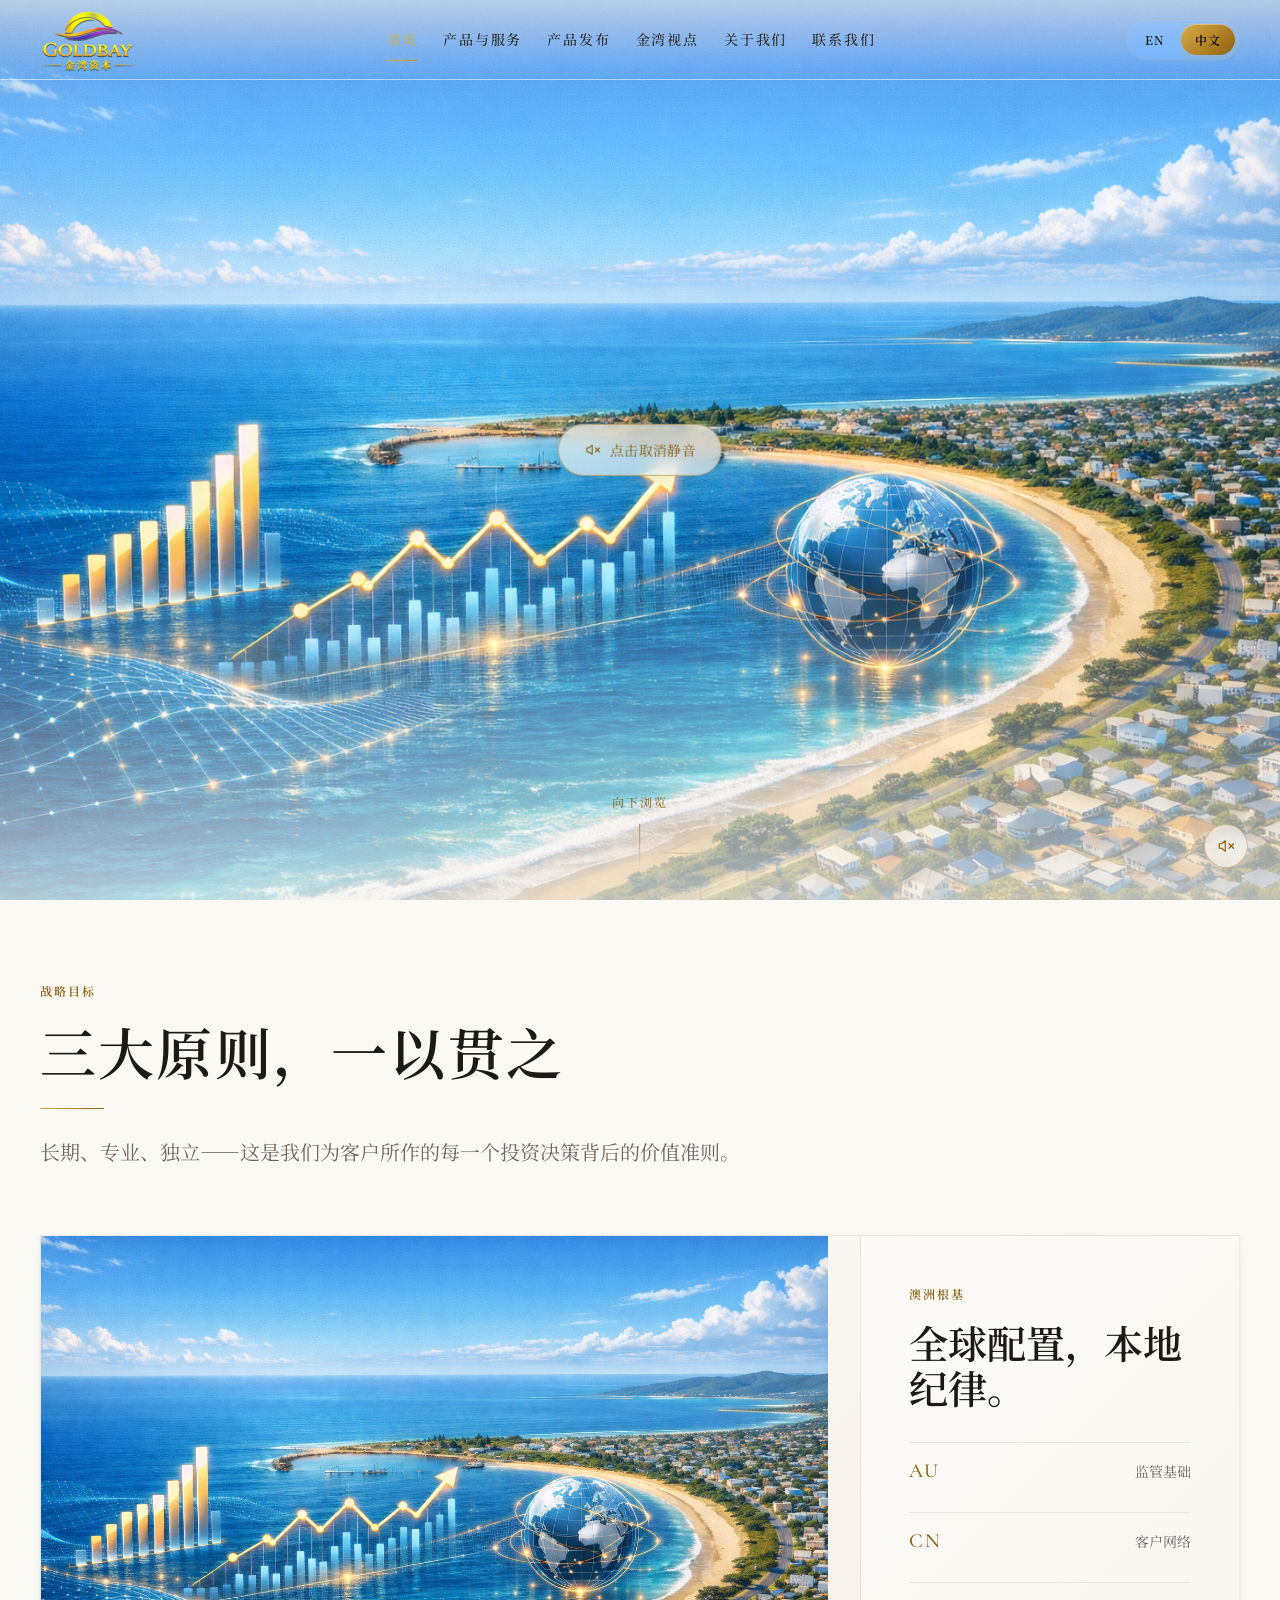
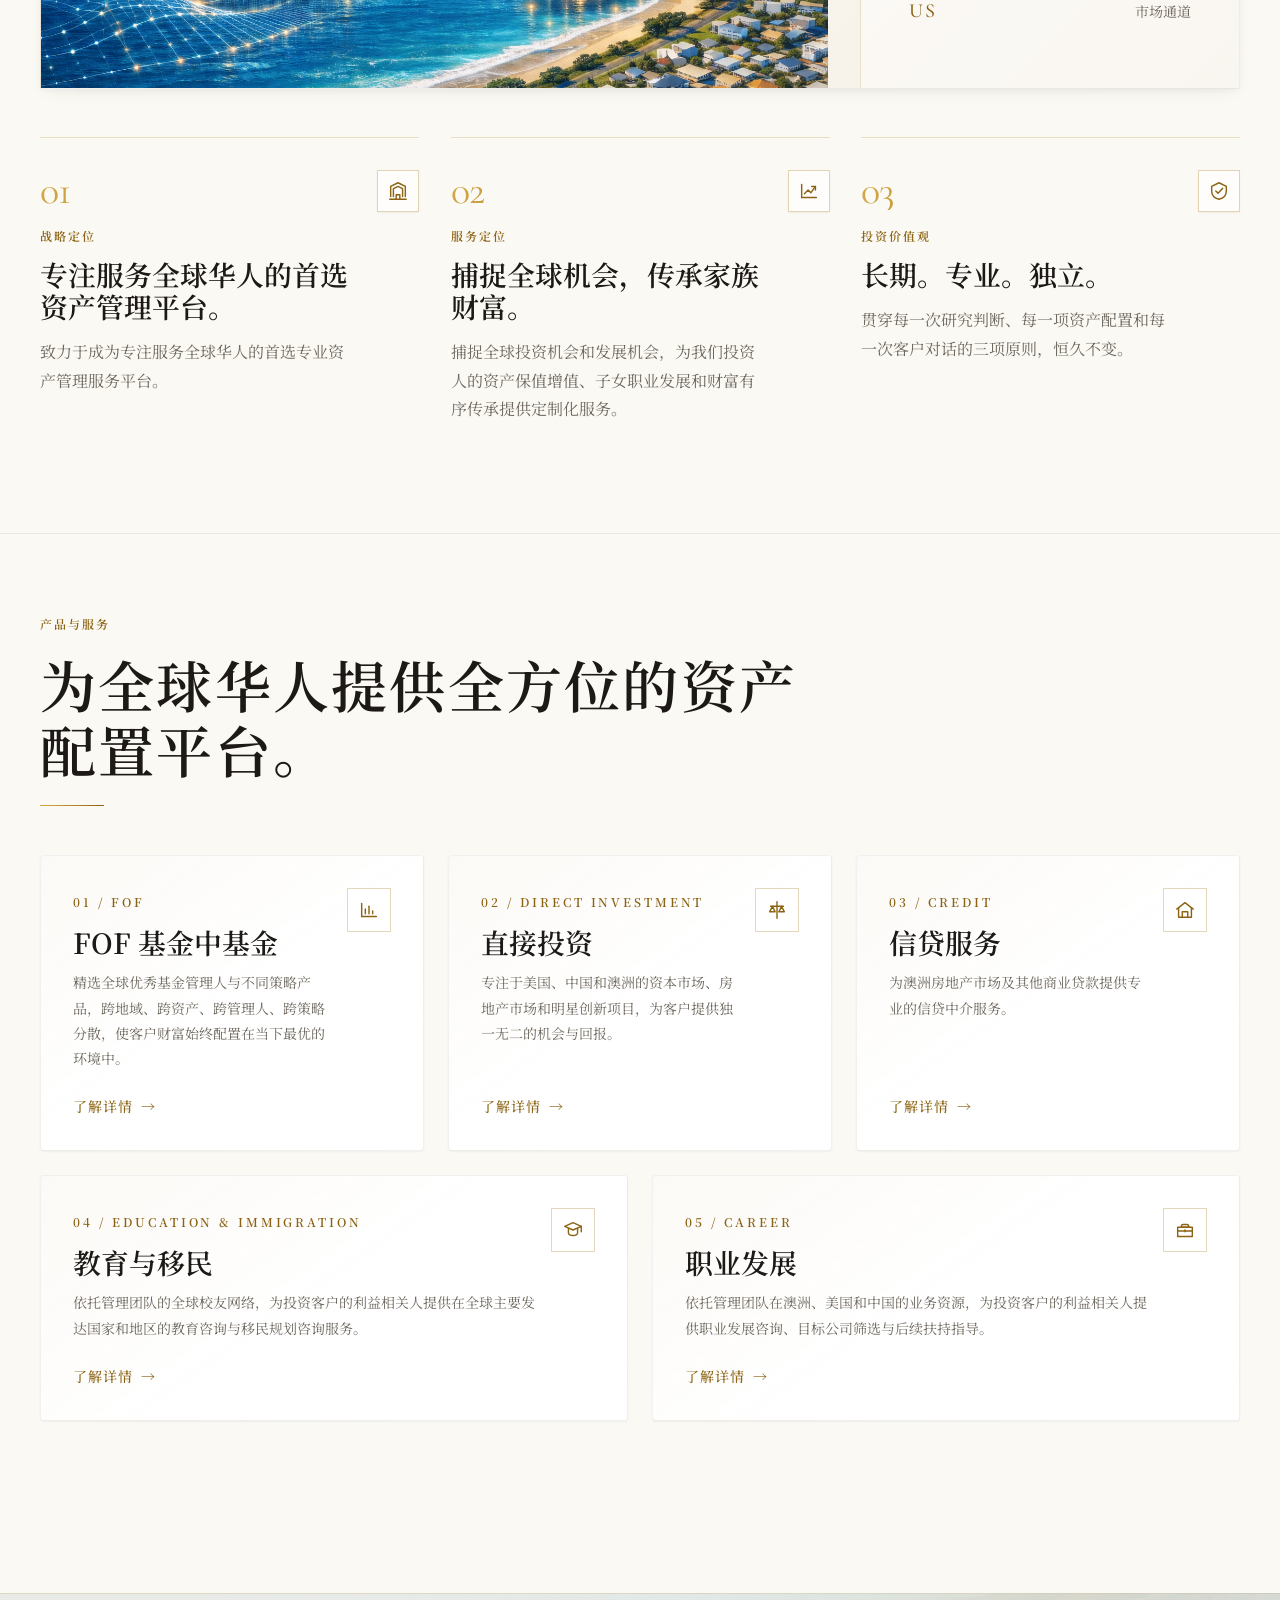
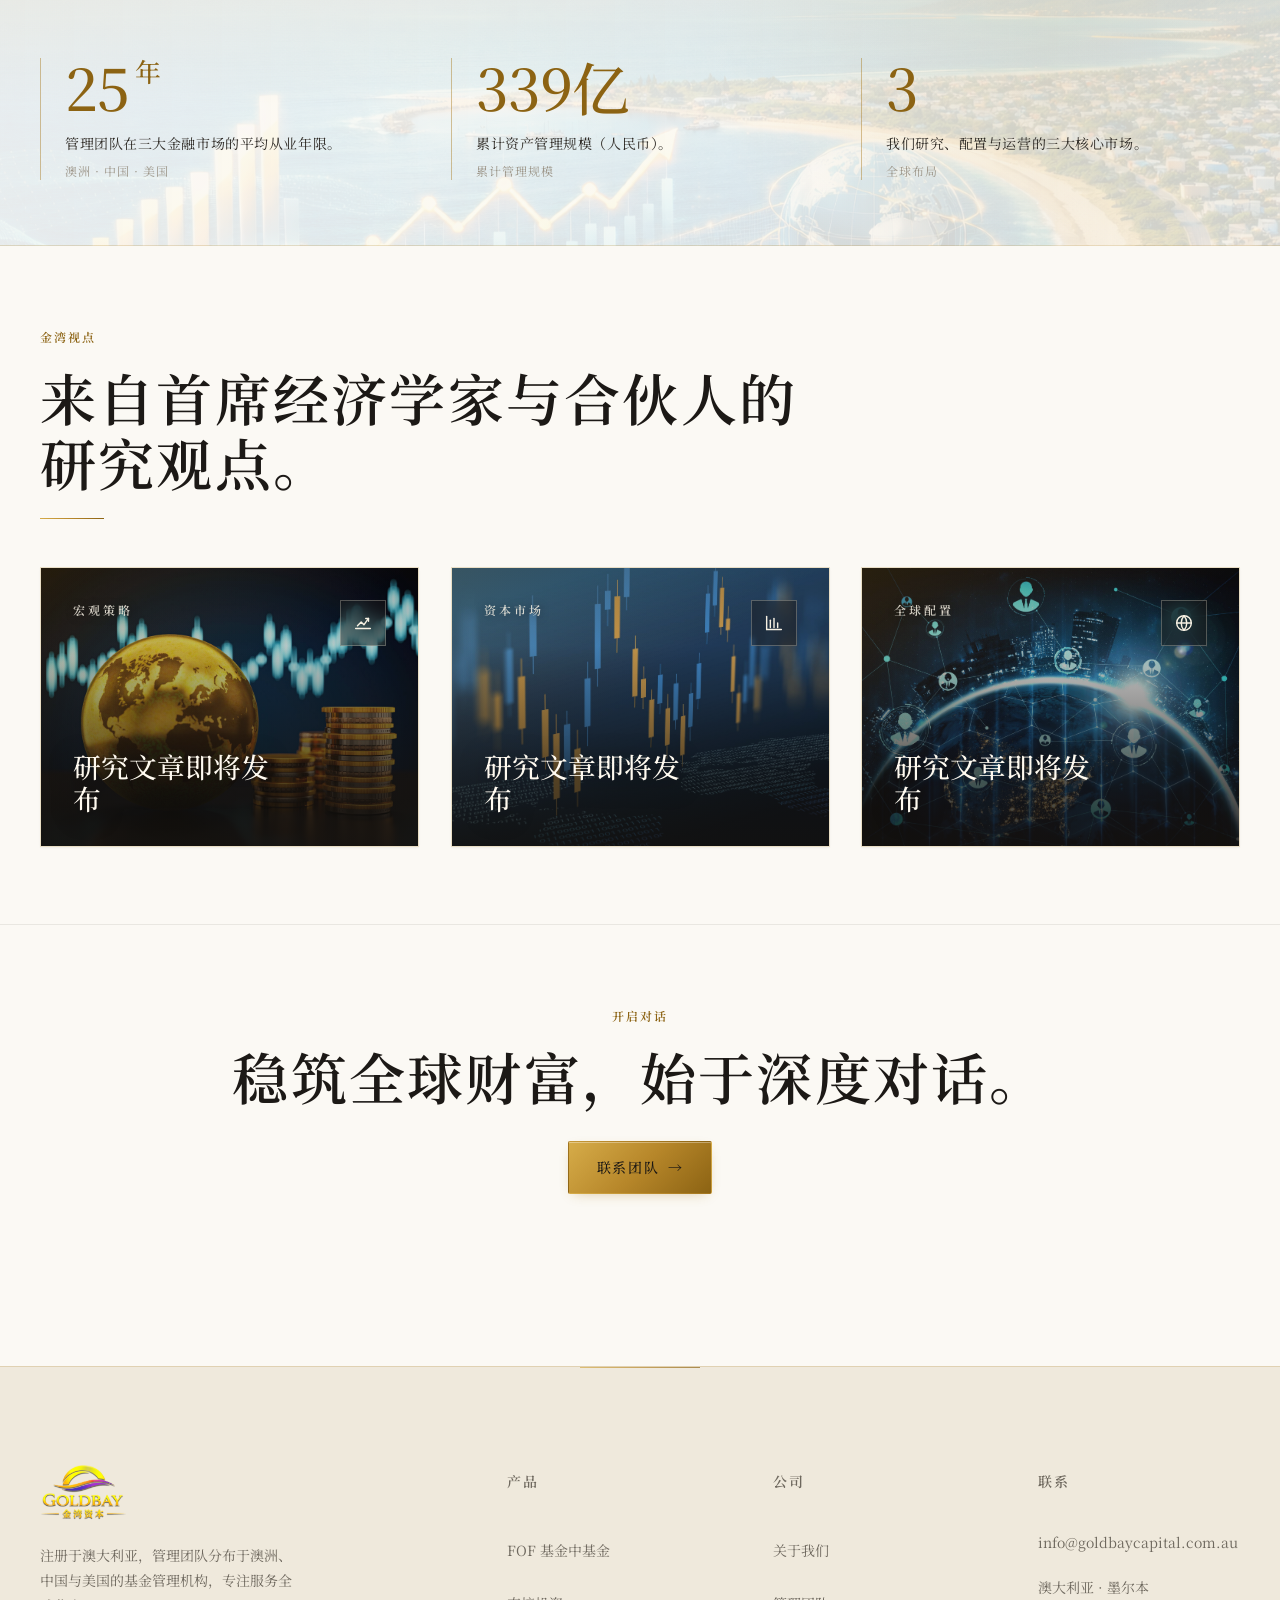
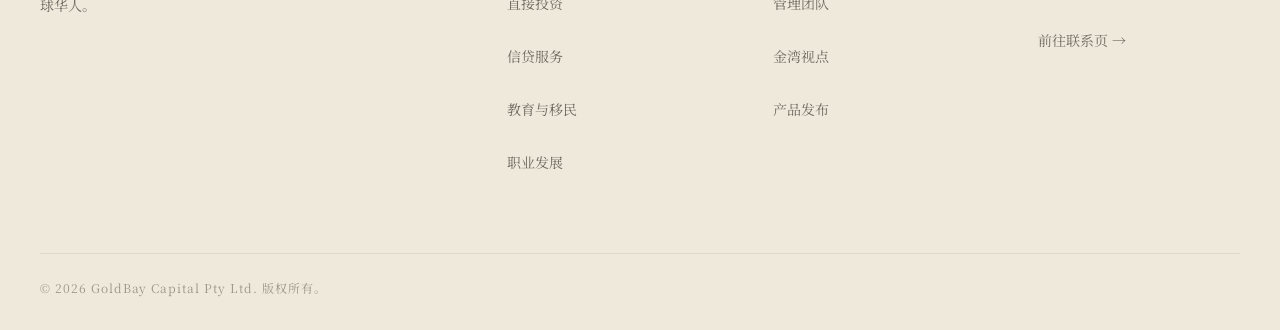
<file: index.html>
<!doctype html>
<html lang="en" data-lang="en">
<head>
<meta charset="utf-8">
<meta name="viewport" content="width=device-width, initial-scale=1, viewport-fit=cover">
<meta name="format-detection" content="telephone=no">
<meta name="x5-fullscreen" content="true">
<meta name="full-screen" content="yes">
<title>GoldBay Capital — Global Wealth, Grounded in Australia · 金湾资本</title>
<meta name="description" content="GoldBay Capital (金湾资本) — an Australia-registered fund management institution serving the global Chinese community with long-term, professional, and independent asset management.">
<meta name="theme-color" content="#0A0E1A">
<link rel="icon" href="assets/img/Logo.png">
<link rel="preconnect" href="https://fonts.googleapis.com">
<link rel="preconnect" href="https://fonts.gstatic.com" crossorigin>
<link rel="stylesheet" href="https://fonts.googleapis.com/css2?family=Cormorant+Garamond:wght@400;500;600&family=Inter:wght@400;500;600&family=Noto+Serif+SC:wght@400;500;600;700&display=swap">
<link rel="stylesheet" href="css/tokens.css">
<link rel="stylesheet" href="css/base.css">
<link rel="stylesheet" href="css/components.css">
<link rel="stylesheet" href="css/pages.css">
<script src="js/i18n.js"></script>
</head>
<body>

<header class="site-header" data-cms="header">
  <div class="header-inner">
    <a class="site-logo" href="index.html" aria-label="GoldBay Capital — Home">
      <img class="logo-rest" src="assets/img/Logo.NoScroll.png" alt="GoldBay Capital">
      <img class="logo-scrolled" src="assets/img/Logo.png" alt="" aria-hidden="true">
    </a>
    <nav class="primary-nav" aria-label="Primary">
      <a href="index.html" aria-current="page"><span lang="en">Home</span><span lang="zh">首页</span></a>
      <a href="products.html"><span lang="en">Products &amp; Services</span><span lang="zh">产品与服务</span></a>
      <a href="product-launch.html"><span lang="en">Product Launch</span><span lang="zh">产品发布</span></a>
      <a href="insights.html"><span lang="en">GoldBay Insights</span><span lang="zh">金湾视点</span></a>
      <a href="about.html"><span lang="en">About</span><span lang="zh">关于我们</span></a>
      <a href="contact.html"><span lang="en">Contact</span><span lang="zh">联系我们</span></a>
    </nav>
    <div class="header-utility">
      <div class="lang-toggle" role="group" aria-label="Language">
        <button data-lang="en" aria-pressed="true">EN</button>
        <button data-lang="zh" aria-pressed="false">中文</button>
      </div>
      <button class="menu-toggle" aria-label="Menu" aria-expanded="false" aria-controls="mobile-nav"><span></span></button>
    </div>
  </div>
</header>

<nav class="mobile-nav" id="mobile-nav" aria-label="Mobile">
  <a href="index.html"><span lang="en">Home</span><span lang="zh">首页</span></a>
  <a href="products.html"><span lang="en">Products &amp; Services</span><span lang="zh">产品与服务</span></a>
  <a href="product-launch.html"><span lang="en">Product Launch</span><span lang="zh">产品发布</span></a>
  <a href="insights.html"><span lang="en">GoldBay Insights</span><span lang="zh">金湾视点</span></a>
  <a href="about.html"><span lang="en">About</span><span lang="zh">关于我们</span></a>
  <a href="contact.html"><span lang="en">Contact</span><span lang="zh">联系我们</span></a>
</nav>

<main>

  <section class="hero" data-cms="hero">
    <video class="hero__video"
           src="assets/video/goldbay2-fast.mp4"
           poster="assets/img/bay.png"
           autoplay muted loop playsinline
           preload="auto"
           aria-hidden="true"></video>
    <div class="hero__scrim"></div>
    <button class="hero__unmute" type="button" aria-label="Unmute hero video">
      <svg class="hero__unmute-icon" viewBox="0 0 24 24" width="16" height="16" fill="none" stroke="currentColor" stroke-width="1.6" stroke-linecap="round" stroke-linejoin="round" aria-hidden="true">
        <path d="M11 5 6 9H3v6h3l5 4V5Z"/>
        <line x1="22" y1="9" x2="16" y2="15"/>
        <line x1="16" y1="9" x2="22" y2="15"/>
      </svg>
      <span lang="en">Click to unmute</span><span lang="zh">点击取消静音</span>
    </button>
    <button class="hero__sound-toggle" type="button" aria-label="Toggle sound" aria-pressed="false">
      <svg class="hero__sound-icon hero__sound-icon--muted" viewBox="0 0 24 24" width="18" height="18" fill="none" stroke="currentColor" stroke-width="1.6" stroke-linecap="round" stroke-linejoin="round" aria-hidden="true">
        <path d="M11 5 6 9H3v6h3l5 4V5Z"/>
        <line x1="22" y1="9" x2="16" y2="15"/>
        <line x1="16" y1="9" x2="22" y2="15"/>
      </svg>
      <svg class="hero__sound-icon hero__sound-icon--on" viewBox="0 0 24 24" width="18" height="18" fill="none" stroke="currentColor" stroke-width="1.6" stroke-linecap="round" stroke-linejoin="round" aria-hidden="true">
        <path d="M11 5 6 9H3v6h3l5 4V5Z"/>
        <path d="M15.5 8.5a5 5 0 0 1 0 7"/>
        <path d="M18.5 5.5a9 9 0 0 1 0 13"/>
      </svg>
    </button>
    <div class="hero__scroll-hint" aria-hidden="true">
      <span lang="en">Scroll</span><span lang="zh">向下浏览</span>
    </div>
  </section>

  <section class="section" data-cms="strategic-objective">
    <div class="container">
      <div class="section-head">
        <span class="eyebrow"><span lang="en">Strategic Objective</span><span lang="zh">战略目标</span></span>
        <h2 class="section-title">
          <span lang="en">Three principles, one pursuit</span>
          <span lang="zh">三大原则，一以贯之</span>
        </h2>
        <div class="gold-rule"></div>
        <p class="section-lead">
          <span lang="en">Long-termism, professionalism, and independence — the operating values behind every investment decision we make for our clients.</span>
          <span lang="zh">长期、专业、独立——这是我们为客户所作的每一个投资决策背后的价值准则。</span>
        </p>
      </div>

      <div class="strategy-visual" aria-label="GoldBay Capital investment platform visual">
        <figure class="strategy-visual__photo">
          <img src="assets/img/bay.png" alt="Sydney harbour skyline at golden hour">
        </figure>
        <div class="strategy-visual__panel">
          <span class="strategy-visual__label"><span lang="en">Australia anchored</span><span lang="zh">澳洲根基</span></span>
          <h3><span lang="en">Global allocation, local discipline.</span><span lang="zh">全球配置，本地纪律。</span></h3>
          <div class="strategy-visual__metrics">
            <span><strong>AU</strong><span lang="en">Regulated base</span><span lang="zh">监管基础</span></span>
            <span><strong>CN</strong><span lang="en">Client network</span><span lang="zh">客户网络</span></span>
            <span><strong>US</strong><span lang="en">Market access</span><span lang="zh">市场通道</span></span>
          </div>
        </div>
      </div>

      <div class="pillars">
        <article class="pillar" data-cms-field="pillar-1">
          <span class="pillar__icon" aria-hidden="true">
            <svg viewBox="0 0 24 24"><path d="M4 18V7l8-4 8 4v11"/><path d="M7 18V9.5l5-2.5 5 2.5V18"/><path d="M3 21h18"/><path d="M10 21v-5h4v5"/></svg>
          </span>
          <span class="pillar__number">01</span>
          <span class="pillar__label"><span lang="en">Strategic Positioning</span><span lang="zh">战略定位</span></span>
          <h3 class="pillar__title">
            <span lang="en">The specialized platform for the global Chinese.</span>
            <span lang="zh">专注服务全球华人的首选资产管理平台。</span>
          </h3>
          <p class="pillar__body">
            <span lang="en">Become a specialized asset management platform focused on serving — and preferred by — the global Chinese community.</span>
            <span lang="zh">致力于成为专注服务全球华人的首选专业资产管理服务平台。</span>
          </p>
        </article>

        <article class="pillar" data-cms-field="pillar-2">
          <span class="pillar__icon" aria-hidden="true">
            <svg viewBox="0 0 24 24"><path d="M4 19V5"/><path d="M4 19h16"/><path d="m7 15 4-4 3 3 5-7"/><path d="M15 7h4v4"/></svg>
          </span>
          <span class="pillar__number">02</span>
          <span class="pillar__label"><span lang="en">Service Positioning</span><span lang="zh">服务定位</span></span>
          <h3 class="pillar__title">
            <span lang="en">Capture opportunity. Build generational wealth.</span>
            <span lang="zh">捕捉全球机会，传承家族财富。</span>
          </h3>
          <p class="pillar__body">
            <span lang="en">Capture global investment and development opportunities — providing customized service across asset growth, next-generation career development, and the orderly inheritance of wealth.</span>
            <span lang="zh">捕捉全球投资机会和发展机会，为我们投资人的资产保值增值、子女职业发展和财富有序传承提供定制化服务。</span>
          </p>
        </article>

        <article class="pillar" data-cms-field="pillar-3">
          <span class="pillar__icon" aria-hidden="true">
            <svg viewBox="0 0 24 24"><path d="M12 3 4 7v5c0 5 3.5 8 8 9 4.5-1 8-4 8-9V7l-8-4Z"/><path d="m8.5 12 2.5 2.5L16 9"/></svg>
          </span>
          <span class="pillar__number">03</span>
          <span class="pillar__label"><span lang="en">Investment Values</span><span lang="zh">投资价值观</span></span>
          <h3 class="pillar__title">
            <span lang="en">Long-term. Professional. Independent.</span>
            <span lang="zh">长期。专业。独立。</span>
          </h3>
          <p class="pillar__body">
            <span lang="en">The three values that govern every research call, every allocation, and every client conversation — without exception.</span>
            <span lang="zh">贯穿每一次研究判断、每一项资产配置和每一次客户对话的三项原则，恒久不变。</span>
          </p>
        </article>
      </div>
    </div>
  </section>

  <section class="section" data-cms="products-snapshot">
    <div class="container">
      <div class="section-head">
        <span class="eyebrow"><span lang="en">Products &amp; Services</span><span lang="zh">产品与服务</span></span>
        <h2 class="section-title">
          <span lang="en">A full-spectrum platform for the global allocation of Chinese wealth.</span>
          <span lang="zh">为全球华人提供全方位的资产配置平台。</span>
        </h2>
        <div class="gold-rule"></div>
      </div>

      <div class="products-grid">
        <a class="card" href="products.html#fof">
          <div>
            <span class="card-icon" aria-hidden="true">
              <svg viewBox="0 0 24 24"><path d="M4 19V5"/><path d="M4 19h16"/><path d="M8 16v-5"/><path d="M12 16V8"/><path d="M16 16v-3"/></svg>
            </span>
            <span class="card-eyebrow">01 / FOF</span>
            <h3 class="card-title"><span lang="en">Fund of Fund</span><span lang="zh">FOF 基金中基金</span></h3>
            <p class="card-body">
              <span lang="en">Hand-picked global managers, diversified by region, asset, and strategy — so client wealth is always allocated to the best of the moment.</span>
              <span lang="zh">精选全球优秀基金管理人与不同策略产品，跨地域、跨资产、跨管理人、跨策略分散，使客户财富始终配置在当下最优的环境中。</span>
            </p>
          </div>
          <span class="card-link"><span lang="en">Explore</span><span lang="zh">了解详情</span></span>
        </a>

        <a class="card" href="products.html#direct">
          <div>
            <span class="card-icon" aria-hidden="true">
              <svg viewBox="0 0 24 24"><path d="M12 3v18"/><path d="M5 8h14"/><path d="M7 8l-3 6h6L7 8Z"/><path d="M17 8l-3 6h6l-3-6Z"/></svg>
            </span>
            <span class="card-eyebrow">02 / Direct Investment</span>
            <h3 class="card-title"><span lang="en">Direct Investment</span><span lang="zh">直接投资</span></h3>
            <p class="card-body">
              <span lang="en">Focused access to capital markets, real estate, and star-level innovation projects across the U.S., China, and Australia.</span>
              <span lang="zh">专注于美国、中国和澳洲的资本市场、房地产市场和明星创新项目，为客户提供独一无二的机会与回报。</span>
            </p>
          </div>
          <span class="card-link"><span lang="en">Explore</span><span lang="zh">了解详情</span></span>
        </a>

        <a class="card" href="products.html#credit">
          <div>
            <span class="card-icon" aria-hidden="true">
              <svg viewBox="0 0 24 24"><path d="M3 11 12 4l9 7"/><path d="M5 10v10h14V10"/><path d="M9 20v-6h6v6"/></svg>
            </span>
            <span class="card-eyebrow">03 / Credit</span>
            <h3 class="card-title"><span lang="en">Credit Services</span><span lang="zh">信贷服务</span></h3>
            <p class="card-body">
              <span lang="en">Mortgage and commercial-loan brokerage for the Australian real-estate market.</span>
              <span lang="zh">为澳洲房地产市场及其他商业贷款提供专业的信贷中介服务。</span>
            </p>
          </div>
          <span class="card-link"><span lang="en">Explore</span><span lang="zh">了解详情</span></span>
        </a>

        <a class="card" href="products.html#education">
          <div>
            <span class="card-icon" aria-hidden="true">
              <svg viewBox="0 0 24 24"><path d="m3 8 9-4 9 4-9 4-9-4Z"/><path d="M7 10.5V15c0 1.7 2.2 3 5 3s5-1.3 5-3v-4.5"/><path d="M21 8v6"/></svg>
            </span>
            <span class="card-eyebrow">04 / Education &amp; Immigration</span>
            <h3 class="card-title"><span lang="en">Education &amp; Immigration</span><span lang="zh">教育与移民</span></h3>
            <p class="card-body">
              <span lang="en">Advisory across the major advanced economies — drawing on the team's global alumni network — for our investors and their stakeholders.</span>
              <span lang="zh">依托管理团队的全球校友网络，为投资客户的利益相关人提供在全球主要发达国家和地区的教育咨询与移民规划咨询服务。</span>
            </p>
          </div>
          <span class="card-link"><span lang="en">Explore</span><span lang="zh">了解详情</span></span>
        </a>

        <a class="card" href="products.html#career">
          <div>
            <span class="card-icon" aria-hidden="true">
              <svg viewBox="0 0 24 24"><path d="M10 6h4a2 2 0 0 1 2 2v1H8V8a2 2 0 0 1 2-2Z"/><path d="M4 9h16v10H4z"/><path d="M4 13h16"/><path d="M12 12v2"/></svg>
            </span>
            <span class="card-eyebrow">05 / Career</span>
            <h3 class="card-title"><span lang="en">Career Development</span><span lang="zh">职业发展</span></h3>
            <p class="card-body">
              <span lang="en">Professional-development advisory, employer selection, and ongoing support — powered by our team's network across Australia, the U.S., and China.</span>
              <span lang="zh">依托管理团队在澳洲、美国和中国的业务资源，为投资客户的利益相关人提供职业发展咨询、目标公司筛选与后续扶持指导。</span>
            </p>
          </div>
          <span class="card-link"><span lang="en">Explore</span><span lang="zh">了解详情</span></span>
        </a>
      </div>
    </div>
  </section>

  <section class="stats-band" data-cms="stats">
    <div class="container">
      <div class="stats-grid">
        <div class="stat">
          <div class="stat__value">30<span style="font-size: 0.45em; margin-left: 0.25em; vertical-align: top;"><span lang="en">yrs</span><span lang="zh">年</span></span></div>
          <div class="stat__label">
            <span lang="en">Average team experience across three financial markets.</span>
            <span lang="zh">管理团队在三大金融市场的平均从业年限。</span>
          </div>
          <div class="stat__sublabel"><span lang="en">AU · CN · US</span><span lang="zh">澳洲 · 中国 · 美国</span></div>
        </div>
        <div class="stat">
          <div class="stat__value"><span lang="en">¥40B</span><span lang="zh">400亿</span></div>
          <div class="stat__label">
            <span lang="en">Accumulated assets under management, in RMB.</span>
            <span lang="zh">累计资产管理规模（人民币）。</span>
          </div>
          <div class="stat__sublabel"><span lang="en">Cumulative AUM</span><span lang="zh">累计管理规模</span></div>
        </div>
        <div class="stat">
          <div class="stat__value">3</div>
          <div class="stat__label">
            <span lang="en">Core markets where we research, allocate, and operate.</span>
            <span lang="zh">我们研究、配置与运营的三大核心市场。</span>
          </div>
          <div class="stat__sublabel"><span lang="en">Global presence</span><span lang="zh">全球布局</span></div>
        </div>
      </div>
    </div>
  </section>

  <section class="section" data-cms="insights-teaser">
    <div class="container">
      <div class="section-head">
        <span class="eyebrow"><span lang="en">GoldBay Insights</span><span lang="zh">金湾视点</span></span>
        <h2 class="section-title">
          <span lang="en">Commentary from our chief economist and partners.</span>
          <span lang="zh">来自首席经济学家与合伙人的研究观点。</span>
        </h2>
        <div class="gold-rule"></div>
      </div>

      <div class="insights-teaser">
        <a class="insight-card" href="insights.html">
          <span class="insight-card__icon" aria-hidden="true">
            <svg viewBox="0 0 24 24"><path d="M4 18h16"/><path d="M6 15l4-4 3 3 5-7"/><path d="M15 7h3v3"/></svg>
          </span>
          <span class="insight-card__meta"><span lang="en">Macro Strategy</span><span lang="zh">宏观策略</span></span>
          <span class="insight-card__media" aria-hidden="true">
            <img src="assets/img/card1.jfif" alt="" loading="lazy">
          </span>
          <h3 class="insight-card__title"><span lang="en">Forthcoming commentary</span><span lang="zh">研究文章即将发布</span></h3>
        </a>
        <a class="insight-card" href="insights.html">
          <span class="insight-card__icon" aria-hidden="true">
            <svg viewBox="0 0 24 24"><path d="M4 19V5"/><path d="M8 17V9"/><path d="M12 17V7"/><path d="M16 17v-5"/><path d="M20 19H4"/></svg>
          </span>
          <span class="insight-card__meta"><span lang="en">Capital Markets</span><span lang="zh">资本市场</span></span>
          <span class="insight-card__media" aria-hidden="true">
            <img src="assets/img/card2.jfif" alt="" loading="lazy">
          </span>
          <h3 class="insight-card__title"><span lang="en">Forthcoming commentary</span><span lang="zh">研究文章即将发布</span></h3>
        </a>
        <a class="insight-card" href="insights.html">
          <span class="insight-card__icon" aria-hidden="true">
            <svg viewBox="0 0 24 24"><circle cx="12" cy="12" r="8"/><path d="M4 12h16"/><path d="M12 4a12 12 0 0 1 0 16"/><path d="M12 4a12 12 0 0 0 0 16"/></svg>
          </span>
          <span class="insight-card__meta"><span lang="en">Global Allocation</span><span lang="zh">全球配置</span></span>
          <span class="insight-card__media" aria-hidden="true">
            <img src="assets/img/card3.jfif" alt="" loading="lazy">
          </span>
          <h3 class="insight-card__title"><span lang="en">Forthcoming commentary</span><span lang="zh">研究文章即将发布</span></h3>
        </a>
      </div>
    </div>
  </section>

  <section class="section cta-band" data-cms="cta">
    <div class="container">
      <span class="eyebrow"><span lang="en">Begin the conversation</span><span lang="zh">开启对话</span></span>
      <h2 class="section-title" style="margin-top: 1rem;">
        <span lang="en">Global wealth, built with conviction.</span>
        <span lang="zh">稳筑全球财富，始于深度对话。</span>
      </h2>
      <a class="btn btn--gold" href="contact.html">
        <span lang="en">Contact the team</span>
        <span lang="zh">联系团队</span>
        <span class="arrow" aria-hidden="true">→</span>
      </a>
    </div>
  </section>

</main>

<footer class="site-footer" data-cms="footer">
  <div class="container">
    <div class="footer-grid">
      <div class="footer-brand">
        <img src="assets/img/Logo.png" alt="GoldBay Capital">
        <p class="footer-tagline">
          <span lang="en">An Australia-registered fund management institution serving the global Chinese community across Australia, China, and the United States.</span>
          <span lang="zh">注册于澳大利亚，管理团队分布于澳洲、中国与美国的基金管理机构，专注服务全球华人。</span>
        </p>
      </div>
      <div class="footer-col">
        <h4><span lang="en">Products</span><span lang="zh">产品</span></h4>
        <a href="products.html#fof"><span lang="en">Fund of Fund</span><span lang="zh">FOF 基金中基金</span></a>
        <a href="products.html#direct"><span lang="en">Direct Investment</span><span lang="zh">直接投资</span></a>
        <a href="products.html#credit"><span lang="en">Credit Services</span><span lang="zh">信贷服务</span></a>
        <a href="products.html#education"><span lang="en">Education &amp; Immigration</span><span lang="zh">教育与移民</span></a>
        <a href="products.html#career"><span lang="en">Career Development</span><span lang="zh">职业发展</span></a>
      </div>
      <div class="footer-col">
        <h4><span lang="en">Company</span><span lang="zh">公司</span></h4>
        <a href="about.html"><span lang="en">About</span><span lang="zh">关于我们</span></a>
        <a href="about.html#team"><span lang="en">Management</span><span lang="zh">管理团队</span></a>
        <a href="insights.html"><span lang="en">GoldBay Insights</span><span lang="zh">金湾视点</span></a>
        <a href="product-launch.html"><span lang="en">Product Launch</span><span lang="zh">产品发布</span></a>
      </div>
      <div class="footer-col">
        <h4><span lang="en">Contact</span><span lang="zh">联系</span></h4>
        <a href="mailto:info@goldbaycapital.com.au">info@goldbaycapital.com.au</a>
        <span><span lang="en">Melbourne, Australia</span><span lang="zh">澳大利亚 · 墨尔本</span></span>
        <a href="contact.html"><span lang="en">Contact page →</span><span lang="zh">前往联系页 →</span></a>
      </div>
    </div>
    <div class="footer-bottom">
      <span>© 2026 GoldBay Capital Pty Ltd. <span lang="en">All rights reserved.</span><span lang="zh" class="inline">版权所有。</span></span>
    </div>
  </div>
</footer>

<script src="js/nav.js"></script>
<script src="js/video.js"></script>
</body>
</html>
</file>
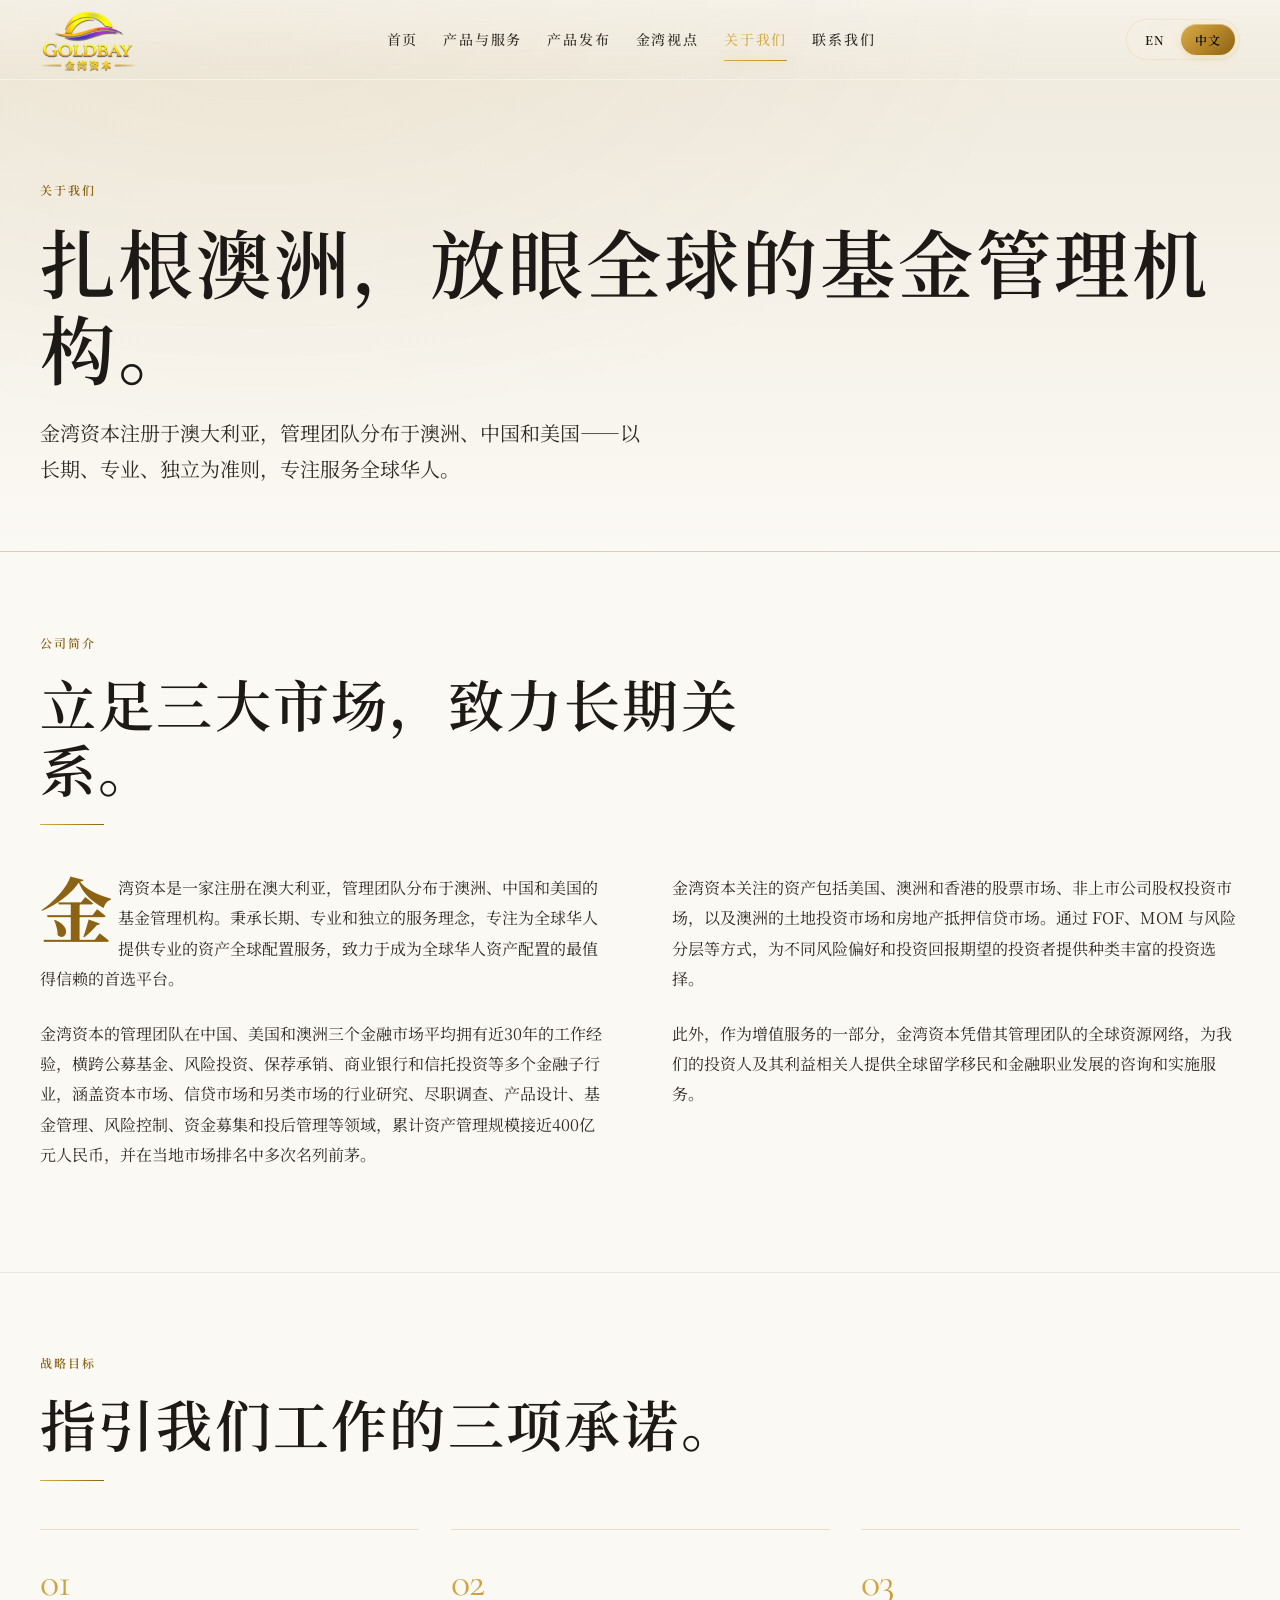
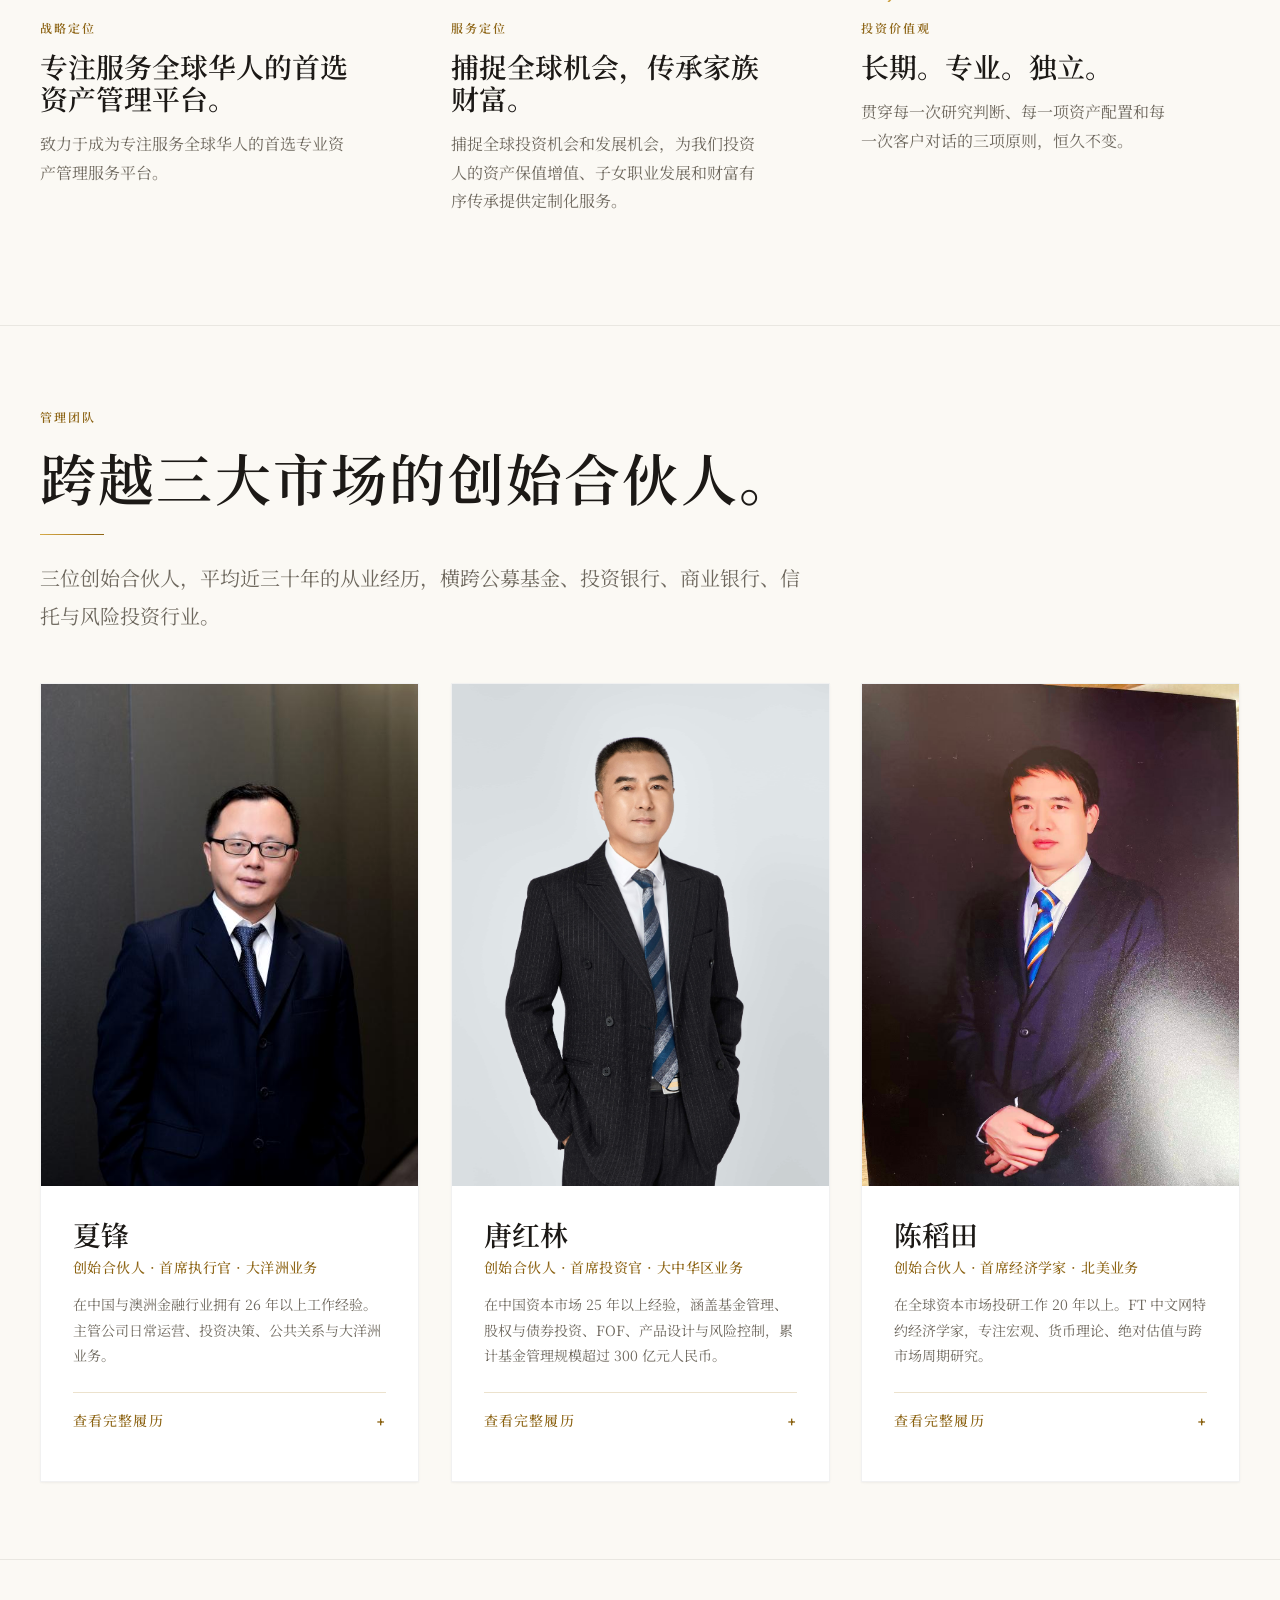
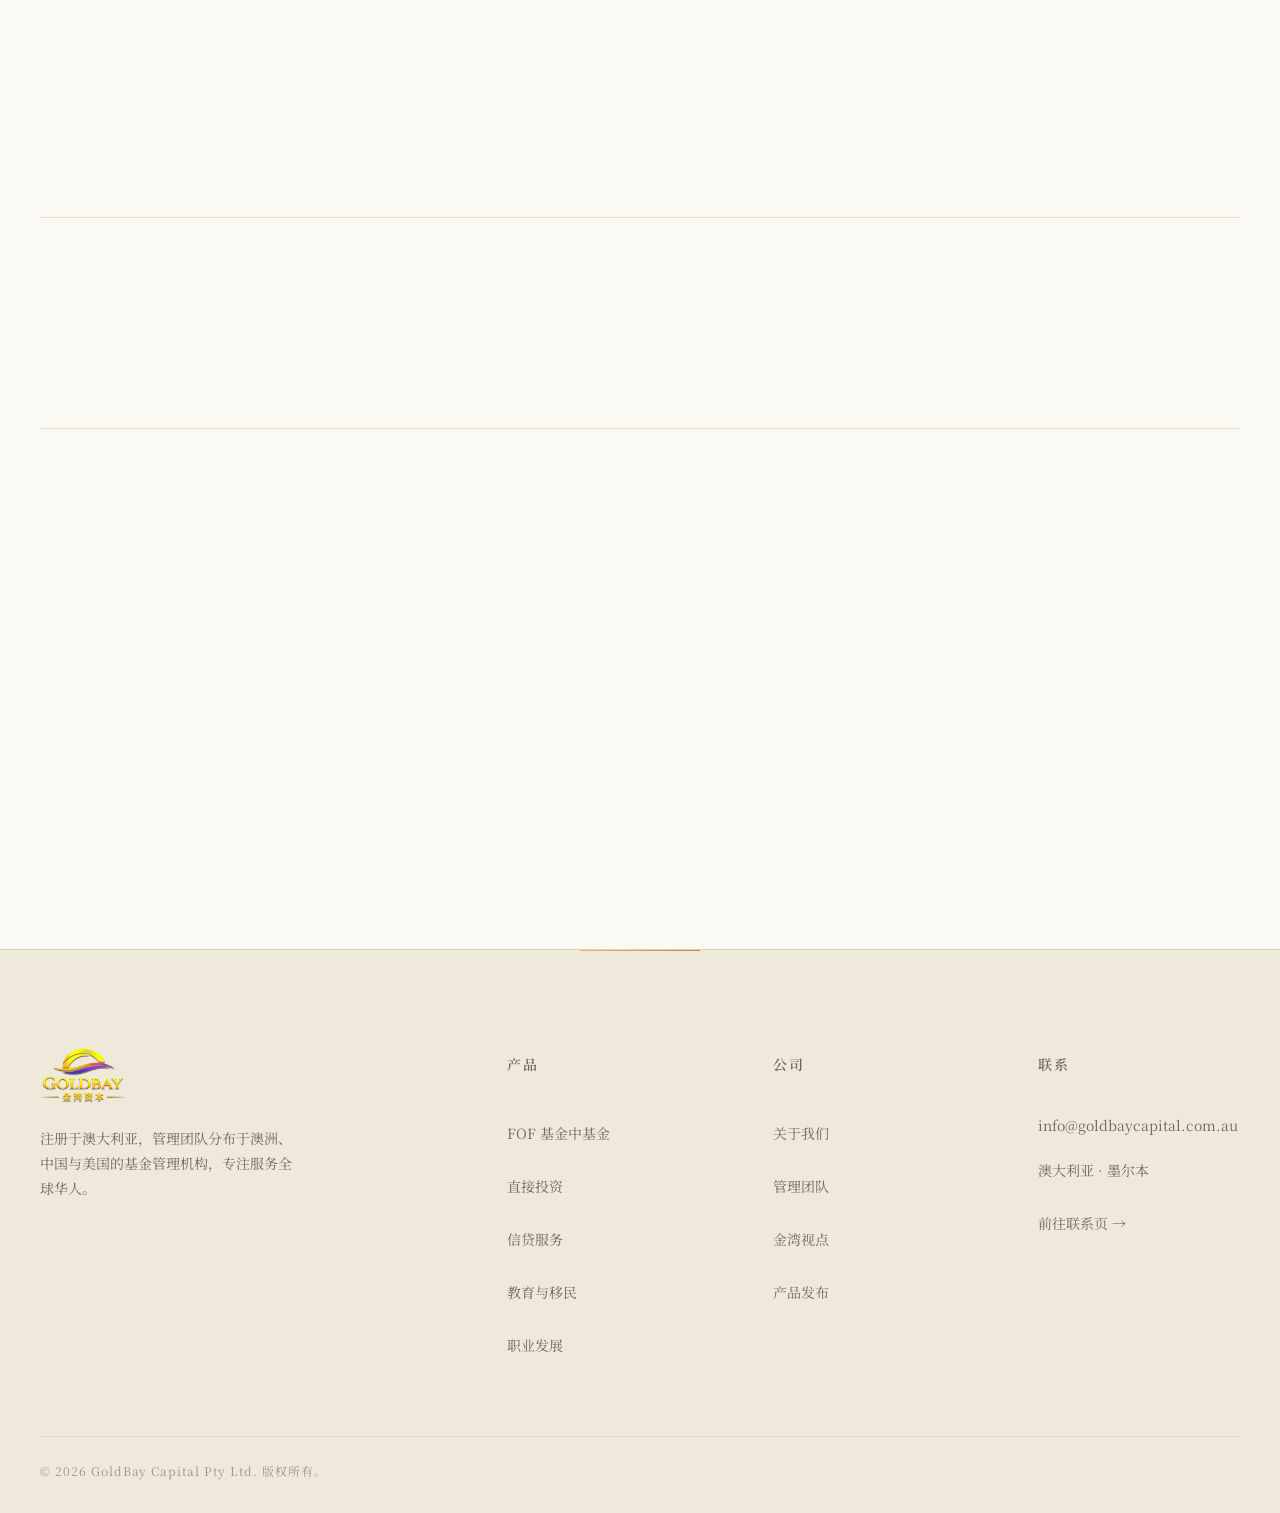
<file: about.html>
<!doctype html>
<html lang="en" data-lang="en">
<head>
<meta charset="utf-8">
<meta name="viewport" content="width=device-width, initial-scale=1">
<title>About · GoldBay Capital · 金湾资本</title>
<meta name="description" content="About GoldBay Capital — company profile, strategic vision, and the founding partners behind the firm.">
<meta name="theme-color" content="#0A0E1A">
<link rel="icon" href="assets/img/Logo.png">
<link rel="preconnect" href="https://fonts.googleapis.com">
<link rel="preconnect" href="https://fonts.gstatic.com" crossorigin>
<link rel="stylesheet" href="https://fonts.googleapis.com/css2?family=Cormorant+Garamond:wght@400;500;600&family=Inter:wght@400;500;600&family=Noto+Serif+SC:wght@400;500;600;700&display=swap">
<link rel="stylesheet" href="css/tokens.css">
<link rel="stylesheet" href="css/base.css">
<link rel="stylesheet" href="css/components.css">
<link rel="stylesheet" href="css/pages.css">
<script src="js/i18n.js"></script>
</head>
<body>

<header class="site-header" data-cms="header">
  <div class="header-inner">
    <a class="site-logo" href="index.html" aria-label="GoldBay Capital — Home">
      <img class="logo-rest" src="assets/img/Logo.NoScroll.png" alt="GoldBay Capital">
      <img class="logo-scrolled" src="assets/img/Logo.png" alt="" aria-hidden="true">
    </a>
    <nav class="primary-nav" aria-label="Primary">
      <a href="index.html"><span lang="en">Home</span><span lang="zh">首页</span></a>
      <a href="products.html"><span lang="en">Products &amp; Services</span><span lang="zh">产品与服务</span></a>
      <a href="product-launch.html"><span lang="en">Product Launch</span><span lang="zh">产品发布</span></a>
      <a href="insights.html"><span lang="en">GoldBay Insights</span><span lang="zh">金湾视点</span></a>
      <a href="about.html" aria-current="page"><span lang="en">About</span><span lang="zh">关于我们</span></a>
      <a href="contact.html"><span lang="en">Contact</span><span lang="zh">联系我们</span></a>
    </nav>
    <div class="header-utility">
      <div class="lang-toggle" role="group" aria-label="Language">
        <button data-lang="en" aria-pressed="true">EN</button>
        <button data-lang="zh" aria-pressed="false">中文</button>
      </div>
      <button class="menu-toggle" aria-label="Menu" aria-expanded="false" aria-controls="mobile-nav"><span></span></button>
    </div>
  </div>
</header>

<nav class="mobile-nav" id="mobile-nav" aria-label="Mobile">
  <a href="index.html"><span lang="en">Home</span><span lang="zh">首页</span></a>
  <a href="products.html"><span lang="en">Products &amp; Services</span><span lang="zh">产品与服务</span></a>
  <a href="product-launch.html"><span lang="en">Product Launch</span><span lang="zh">产品发布</span></a>
  <a href="insights.html"><span lang="en">GoldBay Insights</span><span lang="zh">金湾视点</span></a>
  <a href="about.html"><span lang="en">About</span><span lang="zh">关于我们</span></a>
  <a href="contact.html"><span lang="en">Contact</span><span lang="zh">联系我们</span></a>
</nav>

<main>

  <section class="page-header" data-cms="page-header">
    <div class="container">
      <span class="eyebrow"><span lang="en">About Us</span><span lang="zh">关于我们</span></span>
      <h1 class="page-header__title">
        <span lang="en">An Australia-registered firm with a global perspective.</span>
        <span lang="zh">扎根澳洲，放眼全球的基金管理机构。</span>
      </h1>
      <p class="page-header__lead">
        <span lang="en">GoldBay Capital serves the global Chinese community from Australia, China, and the United States — built on long-termism, professionalism, and independence.</span>
        <span lang="zh">金湾资本注册于澳大利亚，管理团队分布于澳洲、中国和美国——以长期、专业、独立为准则，专注服务全球华人。</span>
      </p>
    </div>
  </section>

  <section class="section" id="profile" data-cms="company-profile">
    <div class="container">
      <div class="section-head">
        <span class="eyebrow"><span lang="en">Company Profile</span><span lang="zh">公司简介</span></span>
        <h2 class="section-title">
          <span lang="en">Built on three markets, committed to long-term relationships.</span>
          <span lang="zh">立足三大市场，致力长期关系。</span>
        </h2>
        <div class="gold-rule"></div>
      </div>

      <div class="profile-prose">
        <div>
          <div lang="en">
            <p>GoldBay Capital (GBC) is a fund management institution registered in Australia, with team members in Australia, China, and the U.S. GBC focuses on providing the global Chinese community with professional asset allocation into global markets, and is committed — on the values of long-termism, professionalism, and independence — to becoming the most trustworthy platform preferred by the global Chinese for their asset allocation.</p>
            <p>GBC's management members have working experience across the financial markets of China, the U.S., and Australia for nearly 30 years, ranging across several sub-industries — from public fund management, venture capital, underwriting sponsorship, and commercial banking to trust investment — and covering industry research, due diligence, product design, fund management, risk control, capital raising, and post-investment management. Accumulated AUM exceeds RMB 40 billion, with performance frequently ranked at top levels.</p>
          </div>
          <div lang="zh">
            <p>金湾资本是一家注册在澳大利亚，管理团队分布于澳洲、中国和美国的基金管理机构。秉承长期、专业和独立的服务理念，专注为全球华人提供专业的资产全球配置服务，致力于成为全球华人资产配置的最值得信赖的首选平台。</p>
            <p>金湾资本的管理团队在中国、美国和澳洲三个金融市场平均拥有近30年的工作经验，横跨公募基金、风险投资、保荐承销、商业银行和信托投资等多个金融子行业，涵盖资本市场、信贷市场和另类市场的行业研究、尽职调查、产品设计、基金管理、风险控制、资金募集和投后管理等领域，累计资产管理规模接近400亿元人民币，并在当地市场排名中多次名列前茅。</p>
          </div>
        </div>
        <div>
          <div lang="en">
            <p>GBC focuses on assets including the shares markets and non-listed businesses of the U.S., Australia, and Hong Kong, as well as the land market and mortgage credits of real estate in Australia. Through FOF, MOM, and risk-tiering approaches, we provide investors with a diverse set of options across different risk profiles and return expectations.</p>
            <p>In addition — as part of our value-added services — GBC offers, based on the management team's global connections, our investors and their stakeholders advisory and implementation services across overseas study, immigration, and career development in the global financial industries.</p>
          </div>
          <div lang="zh">
            <p>金湾资本关注的资产包括美国、澳洲和香港的股票市场、非上市公司股权投资市场，以及澳洲的土地投资市场和房地产抵押信贷市场。通过 FOF、MOM 与风险分层等方式，为不同风险偏好和投资回报期望的投资者提供种类丰富的投资选择。</p>
            <p>此外，作为增值服务的一部分，金湾资本凭借其管理团队的全球资源网络，为我们的投资人及其利益相关人提供全球留学移民和金融职业发展的咨询和实施服务。</p>
          </div>
        </div>
      </div>
    </div>
  </section>

  <section class="section" id="vision" data-cms="strategic-vision">
    <div class="container">
      <div class="section-head">
        <span class="eyebrow"><span lang="en">Strategic Objective</span><span lang="zh">战略目标</span></span>
        <h2 class="section-title">
          <span lang="en">Three commitments that govern our work.</span>
          <span lang="zh">指引我们工作的三项承诺。</span>
        </h2>
        <div class="gold-rule"></div>
      </div>

      <div class="pillars">
        <article class="pillar" data-cms-field="pillar-1">
          <span class="pillar__number">01</span>
          <span class="pillar__label"><span lang="en">Strategic Positioning</span><span lang="zh">战略定位</span></span>
          <h3 class="pillar__title">
            <span lang="en">The specialized platform for the global Chinese.</span>
            <span lang="zh">专注服务全球华人的首选资产管理平台。</span>
          </h3>
          <p class="pillar__body">
            <span lang="en">Become a specialized asset management platform focusing on — and preferred by — the global Chinese community.</span>
            <span lang="zh">致力于成为专注服务全球华人的首选专业资产管理服务平台。</span>
          </p>
        </article>
        <article class="pillar" data-cms-field="pillar-2">
          <span class="pillar__number">02</span>
          <span class="pillar__label"><span lang="en">Service Positioning</span><span lang="zh">服务定位</span></span>
          <h3 class="pillar__title">
            <span lang="en">Capture opportunity. Build generational wealth.</span>
            <span lang="zh">捕捉全球机会，传承家族财富。</span>
          </h3>
          <p class="pillar__body">
            <span lang="en">Capture global investment and development opportunities — providing customized services across asset growth, next-generation career development, and the orderly inheritance of wealth.</span>
            <span lang="zh">捕捉全球投资机会和发展机会，为我们投资人的资产保值增值、子女职业发展和财富有序传承提供定制化服务。</span>
          </p>
        </article>
        <article class="pillar" data-cms-field="pillar-3">
          <span class="pillar__number">03</span>
          <span class="pillar__label"><span lang="en">Investment Values</span><span lang="zh">投资价值观</span></span>
          <h3 class="pillar__title">
            <span lang="en">Long-term. Professional. Independent.</span>
            <span lang="zh">长期。专业。独立。</span>
          </h3>
          <p class="pillar__body">
            <span lang="en">The three values that govern every research call, every allocation, and every client conversation — without exception.</span>
            <span lang="zh">贯穿每一次研究判断、每一项资产配置和每一次客户对话的三项原则，恒久不变。</span>
          </p>
        </article>
      </div>
    </div>
  </section>

  <section class="section" id="team" data-cms="management-team">
    <div class="container">
      <div class="section-head">
        <span class="eyebrow"><span lang="en">Management Team</span><span lang="zh">管理团队</span></span>
        <h2 class="section-title">
          <span lang="en">Founding partners across three markets.</span>
          <span lang="zh">跨越三大市场的创始合伙人。</span>
        </h2>
        <div class="gold-rule"></div>
        <p class="section-lead">
          <span lang="en">Three founding partners. Nearly three decades of average experience across the public fund, investment banking, commercial banking, trust, and venture capital industries.</span>
          <span lang="zh">三位创始合伙人，平均近三十年的从业经历，横跨公募基金、投资银行、商业银行、信托与风险投资行业。</span>
        </p>
      </div>

      <div class="team-grid">

        <article class="team-card" data-cms="team-george">
          <div class="team-card__portrait">
            <img src="assets/img/georgexia.jpg" alt="George Xia — Founding Partner, Chief Executive Officer" loading="lazy">
          </div>
          <div class="team-card__body">
            <h3 class="team-card__name"><span lang="en">George Xia</span><span lang="zh">夏锋</span></h3>
            <p class="team-card__title">
              <span lang="en">Founding Partner · Chief Executive Officer · Oceania</span>
              <span lang="zh">创始合伙人 · 首席执行官 · 大洋洲业务</span>
            </p>
            <p class="team-card__summary">
              <span lang="en">26+ years in financial services across China and Australia. Responsible for daily operations, investment decision-making, public relations, and business in Oceania.</span>
              <span lang="zh">在中国与澳洲金融行业拥有 26 年以上工作经验。主管公司日常运营、投资决策、公共关系与大洋洲业务。</span>
            </p>
            <button class="team-card__toggle" aria-expanded="false">
              <span><span lang="en">Read full biography</span><span lang="zh">查看完整履历</span></span>
              <span class="team-card__toggle-icon" aria-hidden="true">+</span>
            </button>
            <div class="team-card__full">
              <div lang="en">
                <p>George Xia has over 26 years of working experience in the financial services industry across China and Australia. He has served as Project Manager of the Overseas Cooperation Department of Yuejin Motor Group, Senior Trust Manager of Union Trust, Deputy General Manager of the Corporate Banking Department of the Shanghai Branch of Shenzhen Development Bank (000001.SZ), Deputy CEO of the Shanghai Trust Registration Center, Deputy General Manager of the Shanghai Urban Construction (now STEC 600820.SH) Fund Management Co., Ltd., and Founding Partner of Meditation Capital.</p>
                <p>Across these roles he has held positions as Chairman, CEO, and board member of several invested companies, and has published specialized papers in top professional journals in China including the website of the Legislative Affairs Office of the State Council, China Bond, China Investment, and Civil Engineering Economy.</p>
                <p>He has also held positions in non-profit organizations: Vice Chairman of the first session BOD of the Tsinghua Alumni Go Association, Expert Judicator (Venture Capital) for the 15th Chunhui Competition of Entrepreneurship and Innovation for Chinese Students in Melbourne, BOD member of the Australia Sichuan Business Association, BOD member of the Melbourne Tsinghua Alumni Association, and BOD member of the Melbourne SEU Association.</p>
                <p>He holds a Bachelor of Engineering from Southeast University (SEU), a Master of Economics from the National University of Singapore (NUS), and an EMBA from Tsinghua University. He holds memberships and certificates of the Asset Management Association of China (AMAC), RG146, and the Finance Brokers Association of Australia (FBAA).</p>
              </div>
              <div lang="zh">
                <p>夏锋先生在中国和澳洲金融行业有超过 26 年的工作经验。先后担任跃进汽车集团公司海外合作部项目经理、联华信托高级信托业务经理、深圳发展银行（000001.SZ）上海分行公司业务部副总经理、上海信托登记中心常务副主任、上海城建（现更名为隧道股份 600820.SH）投资基金管理公司常务副总经理和观奕资本创始合伙人。</p>
                <p>期间兼任多家被投公司董事长、总经理和董事等职位，并在国务院法制办官网、《中国债券》、《中国投资》和《市政工程经济》等多家权威媒体期刊发表专业论文。</p>
                <p>夏锋先生先后担任清华大学校友围棋协会第一届理事会副理事长、第十五届"春晖杯"中国留学人员创新创业大赛墨尔本预选赛专家评委、澳大利亚四川商会理事、墨尔本清华校友会理事和墨尔本东南大学校友会理事等职。</p>
                <p>夏锋先生分别从东南大学、新加坡国立（NUS）大学和清华大学获得工学学士、经济学硕士和 EMBA 等学位，持有中国证券基金业协会基金从业证书、澳洲 RG146 和澳洲贷款中介从业证书。</p>
              </div>
            </div>
          </div>
        </article>

        <article class="team-card" data-cms="team-henry">
          <div class="team-card__portrait">
            <img src="assets/img/henrytang.jpg" alt="Henry Tang — Founding Partner, Chief Investment Officer" loading="lazy">
          </div>
          <div class="team-card__body">
            <h3 class="team-card__name"><span lang="en">Henry Tang</span><span lang="zh">唐红林</span></h3>
            <p class="team-card__title">
              <span lang="en">Founding Partner · Chief Investment Officer · Greater China</span>
              <span lang="zh">创始合伙人 · 首席投资官 · 大中华区业务</span>
            </p>
            <p class="team-card__summary">
              <span lang="en">25+ years in the China capital market across fund management, equity, debt, FOF, product design, and risk control. Cumulative AUM over RMB 30 billion.</span>
              <span lang="zh">在中国资本市场 25 年以上经验，涵盖基金管理、股权与债券投资、FOF、产品设计与风险控制，累计基金管理规模超过 300 亿元人民币。</span>
            </p>
            <button class="team-card__toggle" aria-expanded="false">
              <span><span lang="en">Read full biography</span><span lang="zh">查看完整履历</span></span>
              <span class="team-card__toggle-icon" aria-hidden="true">+</span>
            </button>
            <div class="team-card__full">
              <div lang="en">
                <p>Henry Tang has over 25 years of working experience in the China capital market. His scope ranges from fund management, equity investment, debt investment, and FOF to product design and risk control — making him an all-round top investor in China, with cumulative AUM of over RMB 30 billion.</p>
                <p>He has served as Project Manager of the Investment Banking Department of Great Wall Securities (002939.SZ); Industry Analyst and then Fund Manager of Dacheng Fund Management; Director of Asset Management, Chief Strategy Analyst and Fund Manager of the first FOF at CITIC Securities (600030.SH); General Manager of the Multi-Asset Management Department of China Securities (601066.SH, 6066.HK); CEO of CSC Asset Management Co., Ltd.; and Co-CEO of Beijing Genesis Investment Management Co., Ltd.</p>
                <p>He is among the first batch of public fund managers in China and the first batch of Golden Bull fund managers — the top award in China's fund management industry. He has abundant experience in absolute-return investment: at CITIC Securities he managed enterprise annuity funds of over RMB 10 billion with positive returns every year, ranking top in the whole market. As the founder of FOF business at China Securities, his outsourced fund-management return ranked No.1 in 2021.</p>
                <p>He has taken positions as External Expert invited by PICC (601319.SH, 01339.HK), independent board member of IPE Pack (6616.HK), and Deputy Secretary-General of Liuzhou City on a temporary appointment.</p>
                <p>He holds a Bachelor of Science and Master of Management from Beijing University and an MBA from the University of Wisconsin — Madison. He holds memberships and certificates of the CFA (U.S.), CPA (China), the Securities Association of China (SAC), AMAC, and the Hong Kong Securities Institute (HKSI).</p>
              </div>
              <div lang="zh">
                <p>唐红林先生在中国资本市场有超过 25 年的工作经验，其工作范围涵盖基金管理、股权投资、债券投资、FOF 投资、产品设计和风险控制等领域，是国内资本市场顶级的全能型选手，累计基金管理规模超过 300 亿元人民币。</p>
                <p>先后担任长城证券（002939.SZ）投资银行部项目经理、大成基金行业研究员和基金经理、中信证券（600030.SH）资产管理部总监、首席策略分析师并兼任中信证券首支 FOF 基金投资经理、汇赢基金筹备组负责人、中信建投（601066.SH，6066.HK）多元资产管理部总经理、中信建投利信资本管理公司总经理、北京源晖投资管理公司联席总经理等职位。</p>
                <p>唐红林先生是国内第一批公募基金经理，第一批金牛基金经理，管理过中信证券上百亿人民币规模的企业年金账户，每年都是正收益，收益率市场排名居前，有着丰富的绝对收益经验。作为中信建投基金 FOF 业务创办人，2021 年委外投资业绩第一。</p>
                <p>唐红林先生曾任中国人保（601319.SH，01339.HK）外部专家委员和环球新材（6616.HK）独立董事，并曾挂职柳州市人民政府副秘书长。</p>
                <p>唐红林先生先后从北京大学获得理学学士和管理学硕士，以及美国威斯康星（The University of Wisconsin - Madison）大学 MBA 学位，并持有美国金融注册分析师（CFA）、中国注册会计师（CPA）和中国及香港证券从业资格等证书。</p>
              </div>
            </div>
          </div>
        </article>

        <article class="team-card" data-cms="team-andrew">
          <div class="team-card__portrait">
            <img src="assets/img/andrewchen.jpg" alt="Andrew Chen — Founding Partner, Chief Economist" loading="lazy">
          </div>
          <div class="team-card__body">
            <h3 class="team-card__name"><span lang="en">Andrew Chen</span><span lang="zh">陈稻田</span></h3>
            <p class="team-card__title">
              <span lang="en">Founding Partner · Chief Economist · North America</span>
              <span lang="zh">创始合伙人 · 首席经济学家 · 北美业务</span>
            </p>
            <p class="team-card__summary">
              <span lang="en">20+ years of R&amp;D in global capital markets. Contributing economist to FT Chinese. Focus areas: macro, monetary theory, absolute valuation, cross-market cycles.</span>
              <span lang="zh">在全球资本市场投研工作 20 年以上。FT 中文网特约经济学家，专注宏观、货币理论、绝对估值与跨市场周期研究。</span>
            </p>
            <button class="team-card__toggle" aria-expanded="false">
              <span><span lang="en">Read full biography</span><span lang="zh">查看完整履历</span></span>
              <span class="team-card__toggle-icon" aria-hidden="true">+</span>
            </button>
            <div class="team-card__full">
              <div lang="en">
                <p>Andrew Chen has over 20 years of working experience in R&amp;D in the global capital market. He has held positions as Assistant Professor of Tennessee State University; Senior Researcher at CITIC Securities (600030.SH) and at the Research Center of the China Securities Regulatory Commission (CSRC); and Research Director of Morgan Stanley Investment Management (China) Co., Ltd.</p>
                <p>He is the economist specially invited by FT Chinese (under UK Financial Times), focusing on macro economy, capital markets, industry research, and absolute valuation of stocks across China and the U.S. He has unique and systematic research outcomes on monetary theory, the interactive effects between financial services and the real economy, and the imbalance and rebalance of economic growth.</p>
                <p>He successfully predicted major events including the end-mechanism and pathway of the U.S. subprime mortgage crisis and the European debt crisis; the strong recovery of the U.S. economy after Covid-19 in 2020; Joe Biden's victory in the 2020 U.S. presidential election; and the ecological environment change of China's internet platforms and subsequent stock-price trends. He is one of the few economists in the world to predict the change in China's economic system at the earliest.</p>
                <p>He holds a Bachelor of Science from Shandong University, a Master of Economics from Beijing University, and a Doctor of Economics from Purdue University. He holds membership and certificate of AMAC.</p>
              </div>
              <div lang="zh">
                <p>陈稻田先生在海内外资本市场拥有超过 20 年投研工作经验。先后担任美国田纳西州立大学经济学助理教授、中信证券（600030.SH）和中国证监会研究中心高级研究员和摩根斯坦利基金研究总监。</p>
                <p>陈稻田先生也是英国金融时报 FT 中文网的特约经济学家，专注中美宏观经济和资本市场、行业研究和股票绝对估值等领域，对货币理论、金融与实体交互作用、经济增长失衡与再平衡等领域有独到和系统的研究成果。</p>
                <p>成功预测了美国次贷与欧债危机的终结机制与路径、2020 年新冠后美国强劲复苏和 2020 年美国拜登胜选等重大事件，成功预测了中国互联网平台生态环境变化与股价走势，是最早预测到近年中国经济体制变化的少数经济学家之一。</p>
                <p>陈稻田先生先后从山东大学、北京大学和美国普渡（Purdue University）大学获得理学学士、经济学硕士和经济学博士学位，拥有基金从业资格。</p>
              </div>
            </div>
          </div>
        </article>

      </div>
    </div>
  </section>

  <section class="section" id="presence" data-cms="global-presence">
    <div class="container">
      <div class="section-head">
        <span class="eyebrow"><span lang="en">Global Presence</span><span lang="zh">全球布局</span></span>
        <h2 class="section-title">
          <span lang="en">Three markets. One platform.</span>
          <span lang="zh">三大市场，统一平台。</span>
        </h2>
        <div class="gold-rule"></div>
      </div>
      <div class="presence">
        <div class="presence__item">
          <span class="presence__marker"><span lang="en">Headquarters</span><span lang="zh">总部</span></span>
          <span class="presence__region"><span lang="en">Melbourne, Australia</span><span lang="zh">澳大利亚 · 墨尔本</span></span>
          <span class="presence__scope">
            <span lang="en">Oceania operations, fund registration, credit brokerage, and Australian capital markets.</span>
            <span lang="zh">大洋洲运营、基金注册、信贷中介业务与澳洲资本市场。</span>
          </span>
        </div>
        <div class="presence__item">
          <span class="presence__marker"><span lang="en">Greater China</span><span lang="zh">大中华区</span></span>
          <span class="presence__region"><span lang="en">Beijing &amp; Hong Kong</span><span lang="zh">北京 · 香港</span></span>
          <span class="presence__scope">
            <span lang="en">FOF, direct investment, and Greater China capital-market coverage.</span>
            <span lang="zh">FOF、直接投资与大中华区资本市场业务。</span>
          </span>
        </div>
        <div class="presence__item">
          <span class="presence__marker"><span lang="en">North America</span><span lang="zh">北美</span></span>
          <span class="presence__region"><span lang="en">United States</span><span lang="zh">美国</span></span>
          <span class="presence__scope">
            <span lang="en">Macro strategy, industry research, and North American capital markets.</span>
            <span lang="zh">宏观策略、行业研究与北美资本市场。</span>
          </span>
        </div>
      </div>
    </div>
  </section>

  <section class="section cta-band" data-cms="cta">
    <div class="container">
      <span class="eyebrow"><span lang="en">Meet the team</span><span lang="zh">联系团队</span></span>
      <h2 class="section-title" style="margin-top: 1rem;">
        <span lang="en">Begin a long-term conversation.</span>
        <span lang="zh">开启一段长期的对话。</span>
      </h2>
      <a class="btn btn--gold" href="contact.html">
        <span lang="en">Contact us</span>
        <span lang="zh">联系我们</span>
        <span class="arrow" aria-hidden="true">→</span>
      </a>
    </div>
  </section>

</main>

<footer class="site-footer" data-cms="footer">
  <div class="container">
    <div class="footer-grid">
      <div class="footer-brand">
        <img src="assets/img/Logo.png" alt="GoldBay Capital">
        <p class="footer-tagline">
          <span lang="en">An Australia-registered fund management institution serving the global Chinese community across Australia, China, and the United States.</span>
          <span lang="zh">注册于澳大利亚，管理团队分布于澳洲、中国与美国的基金管理机构，专注服务全球华人。</span>
        </p>
      </div>
      <div class="footer-col">
        <h4><span lang="en">Products</span><span lang="zh">产品</span></h4>
        <a href="products.html#fof"><span lang="en">Fund of Fund</span><span lang="zh">FOF 基金中基金</span></a>
        <a href="products.html#direct"><span lang="en">Direct Investment</span><span lang="zh">直接投资</span></a>
        <a href="products.html#credit"><span lang="en">Credit Services</span><span lang="zh">信贷服务</span></a>
        <a href="products.html#education"><span lang="en">Education &amp; Immigration</span><span lang="zh">教育与移民</span></a>
        <a href="products.html#career"><span lang="en">Career Development</span><span lang="zh">职业发展</span></a>
      </div>
      <div class="footer-col">
        <h4><span lang="en">Company</span><span lang="zh">公司</span></h4>
        <a href="about.html"><span lang="en">About</span><span lang="zh">关于我们</span></a>
        <a href="about.html#team"><span lang="en">Management</span><span lang="zh">管理团队</span></a>
        <a href="insights.html"><span lang="en">GoldBay Insights</span><span lang="zh">金湾视点</span></a>
        <a href="product-launch.html"><span lang="en">Product Launch</span><span lang="zh">产品发布</span></a>
      </div>
      <div class="footer-col">
        <h4><span lang="en">Contact</span><span lang="zh">联系</span></h4>
        <a href="mailto:info@goldbaycapital.com.au">info@goldbaycapital.com.au</a>
        <span><span lang="en">Melbourne, Australia</span><span lang="zh">澳大利亚 · 墨尔本</span></span>
        <a href="contact.html"><span lang="en">Contact page →</span><span lang="zh">前往联系页 →</span></a>
      </div>
    </div>
    <div class="footer-bottom">
      <span>© 2026 GoldBay Capital Pty Ltd. <span lang="en">All rights reserved.</span><span lang="zh" class="inline">版权所有。</span></span>
    </div>
  </div>
</footer>

<script src="js/nav.js"></script>
</body>
</html>
</file>
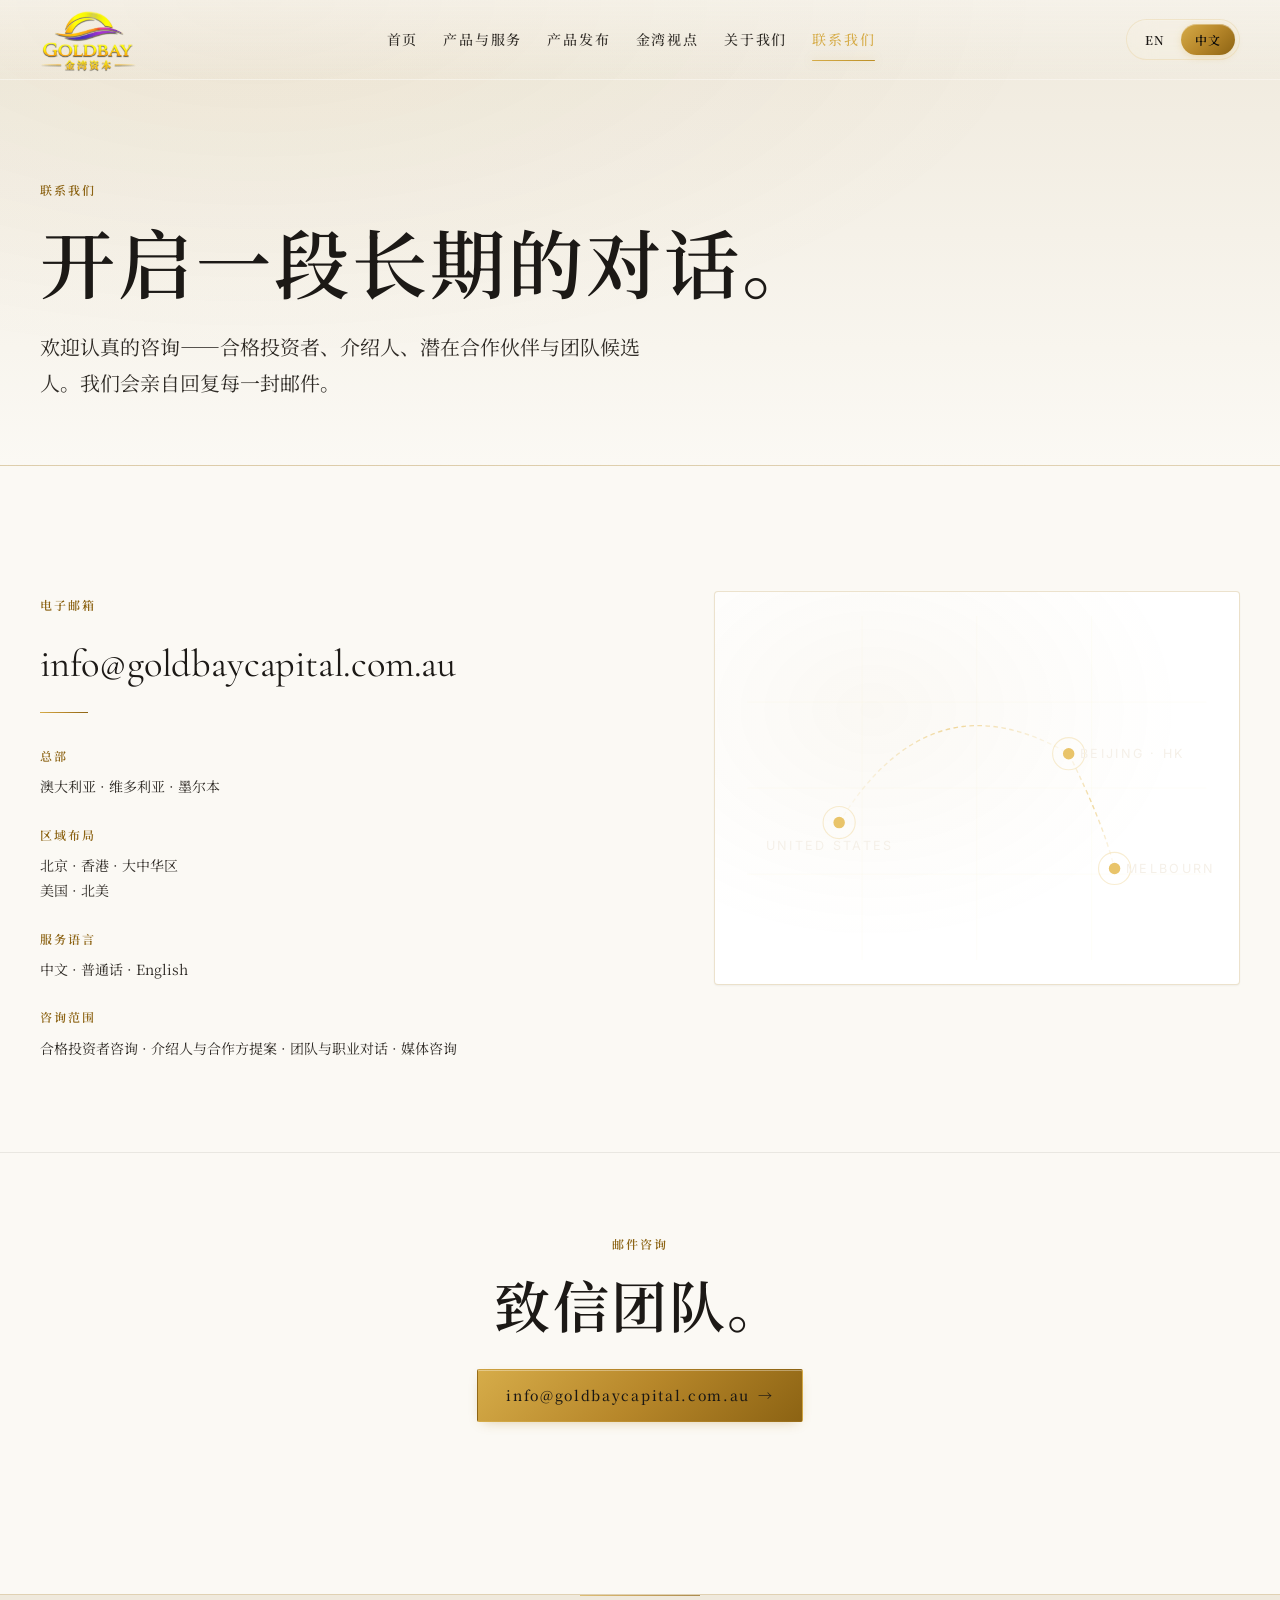
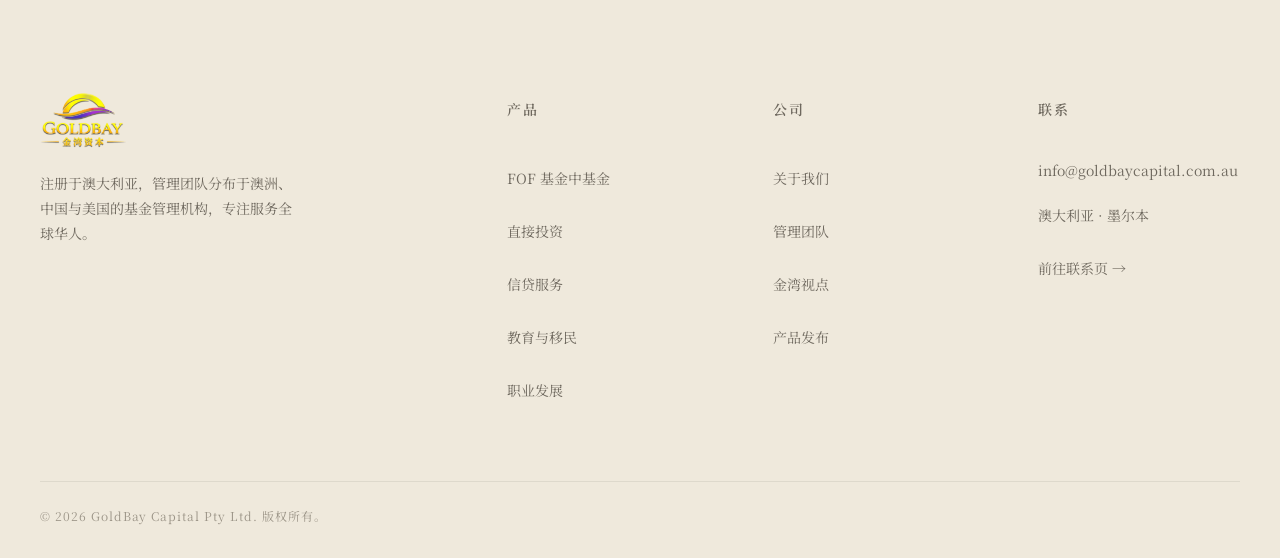
<file: contact.html>
<!doctype html>
<html lang="en" data-lang="en">
<head>
<meta charset="utf-8">
<meta name="viewport" content="width=device-width, initial-scale=1">
<title>Contact · GoldBay Capital · 金湾资本</title>
<meta name="description" content="Contact GoldBay Capital. info@goldbaycapital.com.au. Melbourne, Australia.">
<meta name="theme-color" content="#0A0E1A">
<link rel="icon" href="assets/img/Logo.png">
<link rel="preconnect" href="https://fonts.googleapis.com">
<link rel="preconnect" href="https://fonts.gstatic.com" crossorigin>
<link rel="stylesheet" href="https://fonts.googleapis.com/css2?family=Cormorant+Garamond:wght@400;500;600&family=Inter:wght@400;500;600&family=Noto+Serif+SC:wght@400;500;600;700&display=swap">
<link rel="stylesheet" href="css/tokens.css">
<link rel="stylesheet" href="css/base.css">
<link rel="stylesheet" href="css/components.css">
<link rel="stylesheet" href="css/pages.css">
<script src="js/i18n.js"></script>
</head>
<body>

<header class="site-header" data-cms="header">
  <div class="header-inner">
    <a class="site-logo" href="index.html" aria-label="GoldBay Capital — Home">
      <img class="logo-rest" src="assets/img/Logo.NoScroll.png" alt="GoldBay Capital">
      <img class="logo-scrolled" src="assets/img/Logo.png" alt="" aria-hidden="true">
    </a>
    <nav class="primary-nav" aria-label="Primary">
      <a href="index.html"><span lang="en">Home</span><span lang="zh">首页</span></a>
      <a href="products.html"><span lang="en">Products &amp; Services</span><span lang="zh">产品与服务</span></a>
      <a href="product-launch.html"><span lang="en">Product Launch</span><span lang="zh">产品发布</span></a>
      <a href="insights.html"><span lang="en">GoldBay Insights</span><span lang="zh">金湾视点</span></a>
      <a href="about.html"><span lang="en">About</span><span lang="zh">关于我们</span></a>
      <a href="contact.html" aria-current="page"><span lang="en">Contact</span><span lang="zh">联系我们</span></a>
    </nav>
    <div class="header-utility">
      <div class="lang-toggle" role="group" aria-label="Language">
        <button data-lang="en" aria-pressed="true">EN</button>
        <button data-lang="zh" aria-pressed="false">中文</button>
      </div>
      <button class="menu-toggle" aria-label="Menu" aria-expanded="false" aria-controls="mobile-nav"><span></span></button>
    </div>
  </div>
</header>

<nav class="mobile-nav" id="mobile-nav" aria-label="Mobile">
  <a href="index.html"><span lang="en">Home</span><span lang="zh">首页</span></a>
  <a href="products.html"><span lang="en">Products &amp; Services</span><span lang="zh">产品与服务</span></a>
  <a href="product-launch.html"><span lang="en">Product Launch</span><span lang="zh">产品发布</span></a>
  <a href="insights.html"><span lang="en">GoldBay Insights</span><span lang="zh">金湾视点</span></a>
  <a href="about.html"><span lang="en">About</span><span lang="zh">关于我们</span></a>
  <a href="contact.html"><span lang="en">Contact</span><span lang="zh">联系我们</span></a>
</nav>

<main>

  <section class="page-header" data-cms="page-header">
    <div class="container">
      <span class="eyebrow"><span lang="en">Contact</span><span lang="zh">联系我们</span></span>
      <h1 class="page-header__title">
        <span lang="en">Start a long-term conversation.</span>
        <span lang="zh">开启一段长期的对话。</span>
      </h1>
      <p class="page-header__lead">
        <span lang="en">Serious enquiries welcome — qualified investors, introducers, prospective partners, and team members. We reply to every message personally.</span>
        <span lang="zh">欢迎认真的咨询——合格投资者、介绍人、潜在合作伙伴与团队候选人。我们会亲自回复每一封邮件。</span>
      </p>
    </div>
  </section>

  <section class="section" data-cms="contact-primary">
    <div class="container">
      <div class="contact-grid">
        <div>
          <span class="eyebrow"><span lang="en">Email</span><span lang="zh">电子邮箱</span></span>
          <a class="contact-email-link" href="mailto:info@goldbaycapital.com.au">info@goldbaycapital.com.au</a>

          <dl class="contact-meta">
            <dt><span lang="en">Head Office</span><span lang="zh">总部</span></dt>
            <dd><span lang="en">Melbourne, Victoria · Australia</span><span lang="zh">澳大利亚 · 维多利亚 · 墨尔本</span></dd>

            <dt><span lang="en">Regional Presence</span><span lang="zh">区域布局</span></dt>
            <dd>
              <span lang="en">Beijing &amp; Hong Kong · Greater China<br>United States · North America</span>
              <span lang="zh">北京 · 香港 · 大中华区<br>美国 · 北美</span>
            </dd>

            <dt><span lang="en">Languages</span><span lang="zh">服务语言</span></dt>
            <dd><span lang="en">English · 中文 · 普通话</span><span lang="zh">中文 · 普通话 · English</span></dd>

            <dt><span lang="en">Enquiry Types</span><span lang="zh">咨询范围</span></dt>
            <dd>
              <span lang="en">Qualified-investor enquiries · introducer &amp; partner proposals · team &amp; career conversations · media</span>
              <span lang="zh">合格投资者咨询 · 介绍人与合作方提案 · 团队与职业对话 · 媒体咨询</span>
            </dd>
          </dl>
        </div>

        <div class="map-diagram" aria-hidden="true">
          <svg viewBox="0 0 400 300" preserveAspectRatio="xMidYMid meet" role="img" aria-label="Global presence map">
            <defs>
              <linearGradient id="arcGold" x1="0" x2="1">
                <stop offset="0" stop-color="#E9C46A" stop-opacity="0.05"/>
                <stop offset="0.5" stop-color="#E9C46A" stop-opacity="0.65"/>
                <stop offset="1" stop-color="#E9C46A" stop-opacity="0.05"/>
              </linearGradient>
            </defs>
            <!-- grid lines -->
            <g stroke="rgba(233,196,106,0.08)" stroke-width="0.5">
              <line x1="0" y1="75"  x2="400" y2="75"/>
              <line x1="0" y1="150" x2="400" y2="150"/>
              <line x1="0" y1="225" x2="400" y2="225"/>
              <line x1="100" y1="0" x2="100" y2="300"/>
              <line x1="200" y1="0" x2="200" y2="300"/>
              <line x1="300" y1="0" x2="300" y2="300"/>
            </g>
            <!-- arcs -->
            <path d="M 80,180 Q 160,50 280,120" stroke="url(#arcGold)" stroke-width="1.2" fill="none" stroke-dasharray="4 3"/>
            <path d="M 280,120 Q 310,180 320,220" stroke="url(#arcGold)" stroke-width="1.2" fill="none" stroke-dasharray="4 3"/>
            <!-- AU -->
            <circle cx="320" cy="220" r="5" fill="#E9C46A"/>
            <circle cx="320" cy="220" r="14" fill="none" stroke="#E9C46A" stroke-opacity="0.3"/>
            <text x="330" y="224" fill="#F5F0E8" font-family="Inter, sans-serif" font-size="11" letter-spacing="2">MELBOURNE</text>
            <!-- CN -->
            <circle cx="280" cy="120" r="5" fill="#E9C46A"/>
            <circle cx="280" cy="120" r="14" fill="none" stroke="#E9C46A" stroke-opacity="0.3"/>
            <text x="290" y="124" fill="#F5F0E8" font-family="Inter, sans-serif" font-size="11" letter-spacing="2">BEIJING · HK</text>
            <!-- US -->
            <circle cx="80" cy="180" r="5" fill="#E9C46A"/>
            <circle cx="80" cy="180" r="14" fill="none" stroke="#E9C46A" stroke-opacity="0.3"/>
            <text x="16" y="204" fill="#F5F0E8" font-family="Inter, sans-serif" font-size="11" letter-spacing="2">UNITED STATES</text>
          </svg>
        </div>
      </div>
    </div>
  </section>

  <section class="section cta-band" data-cms="cta">
    <div class="container">
      <span class="eyebrow"><span lang="en">Written enquiry</span><span lang="zh">邮件咨询</span></span>
      <h2 class="section-title" style="margin-top: 1rem;">
        <span lang="en">Write to the team.</span>
        <span lang="zh">致信团队。</span>
      </h2>
      <a class="btn btn--gold" href="mailto:info@goldbaycapital.com.au">
        <span>info@goldbaycapital.com.au</span>
        <span class="arrow" aria-hidden="true">→</span>
      </a>
    </div>
  </section>

</main>

<footer class="site-footer" data-cms="footer">
  <div class="container">
    <div class="footer-grid">
      <div class="footer-brand">
        <img src="assets/img/Logo.png" alt="GoldBay Capital">
        <p class="footer-tagline">
          <span lang="en">An Australia-registered fund management institution serving the global Chinese community across Australia, China, and the United States.</span>
          <span lang="zh">注册于澳大利亚，管理团队分布于澳洲、中国与美国的基金管理机构，专注服务全球华人。</span>
        </p>
      </div>
      <div class="footer-col">
        <h4><span lang="en">Products</span><span lang="zh">产品</span></h4>
        <a href="products.html#fof"><span lang="en">Fund of Fund</span><span lang="zh">FOF 基金中基金</span></a>
        <a href="products.html#direct"><span lang="en">Direct Investment</span><span lang="zh">直接投资</span></a>
        <a href="products.html#credit"><span lang="en">Credit Services</span><span lang="zh">信贷服务</span></a>
        <a href="products.html#education"><span lang="en">Education &amp; Immigration</span><span lang="zh">教育与移民</span></a>
        <a href="products.html#career"><span lang="en">Career Development</span><span lang="zh">职业发展</span></a>
      </div>
      <div class="footer-col">
        <h4><span lang="en">Company</span><span lang="zh">公司</span></h4>
        <a href="about.html"><span lang="en">About</span><span lang="zh">关于我们</span></a>
        <a href="about.html#team"><span lang="en">Management</span><span lang="zh">管理团队</span></a>
        <a href="insights.html"><span lang="en">GoldBay Insights</span><span lang="zh">金湾视点</span></a>
        <a href="product-launch.html"><span lang="en">Product Launch</span><span lang="zh">产品发布</span></a>
      </div>
      <div class="footer-col">
        <h4><span lang="en">Contact</span><span lang="zh">联系</span></h4>
        <a href="mailto:info@goldbaycapital.com.au">info@goldbaycapital.com.au</a>
        <span><span lang="en">Melbourne, Australia</span><span lang="zh">澳大利亚 · 墨尔本</span></span>
        <a href="contact.html"><span lang="en">Contact page →</span><span lang="zh">前往联系页 →</span></a>
      </div>
    </div>
    <div class="footer-bottom">
      <span>© 2026 GoldBay Capital Pty Ltd. <span lang="en">All rights reserved.</span><span lang="zh" class="inline">版权所有。</span></span>
    </div>
  </div>
</footer>

<script src="js/nav.js"></script>
</body>
</html>
</file>
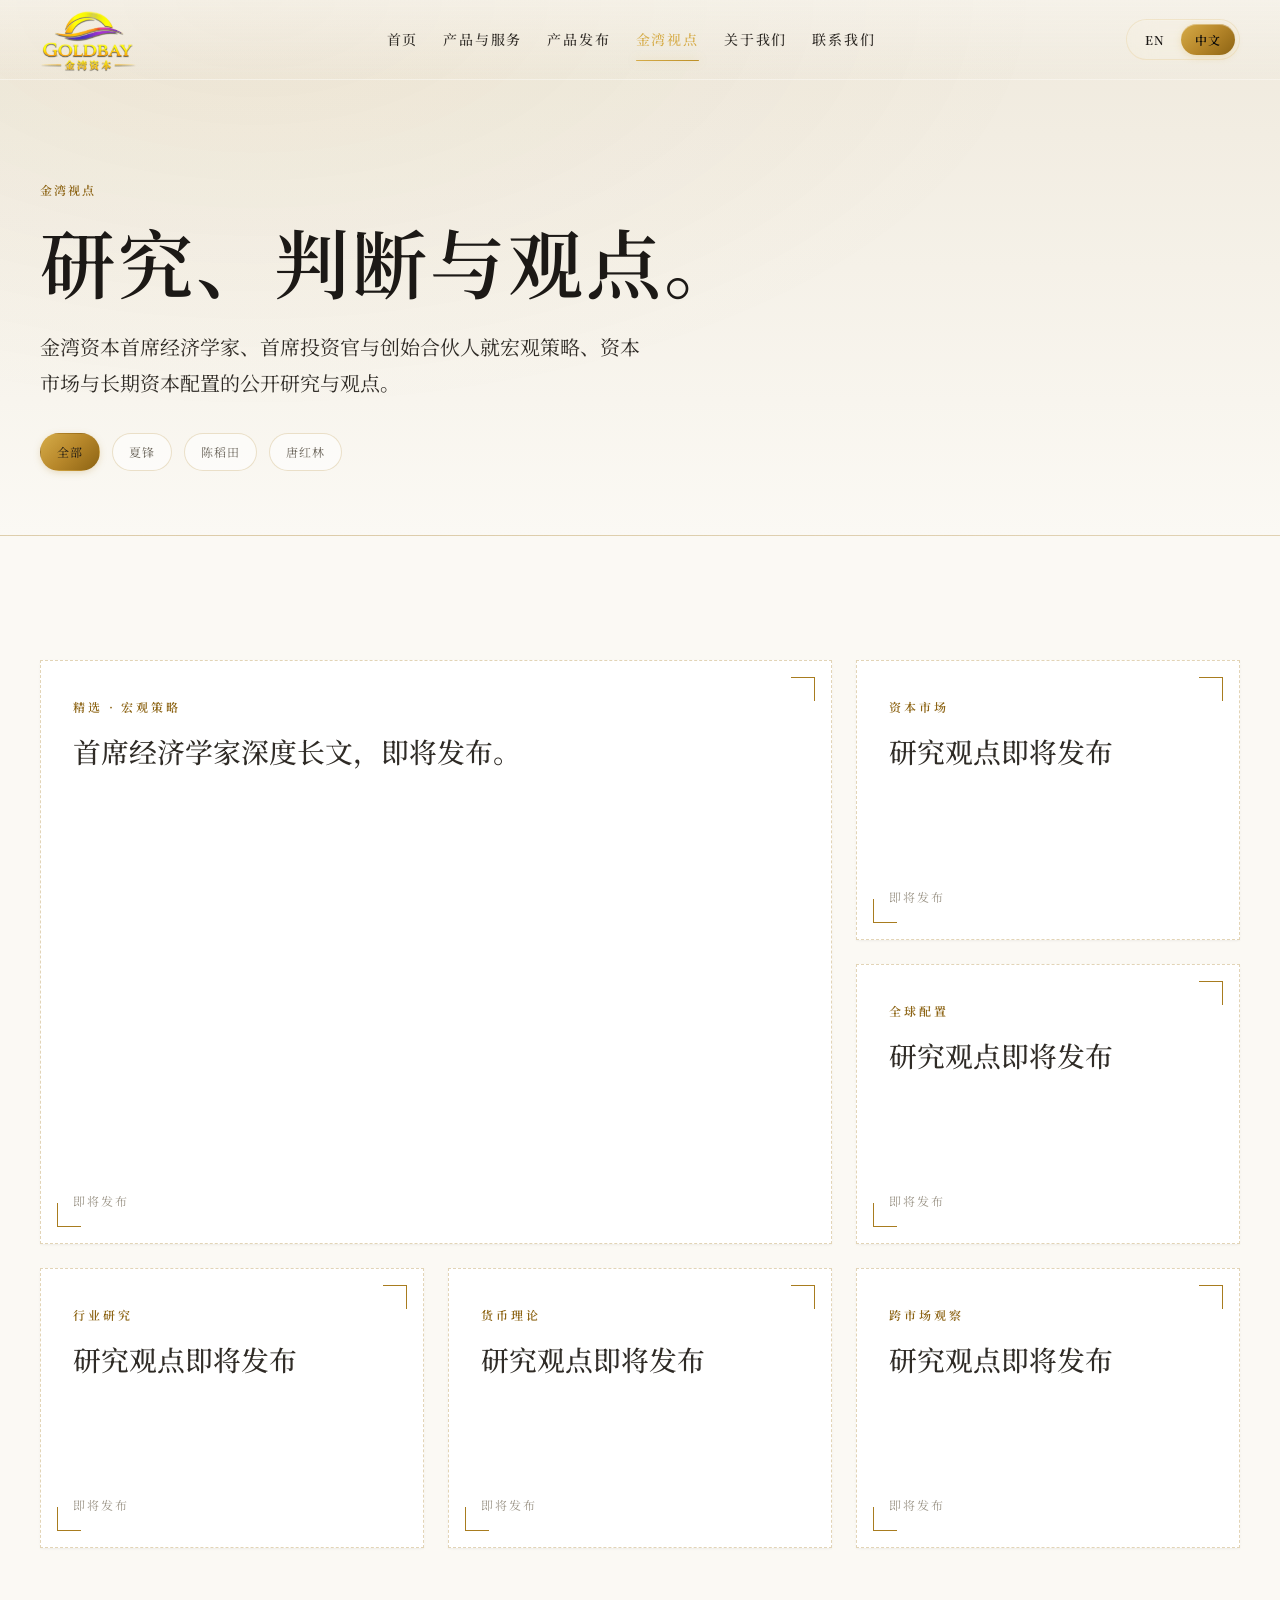
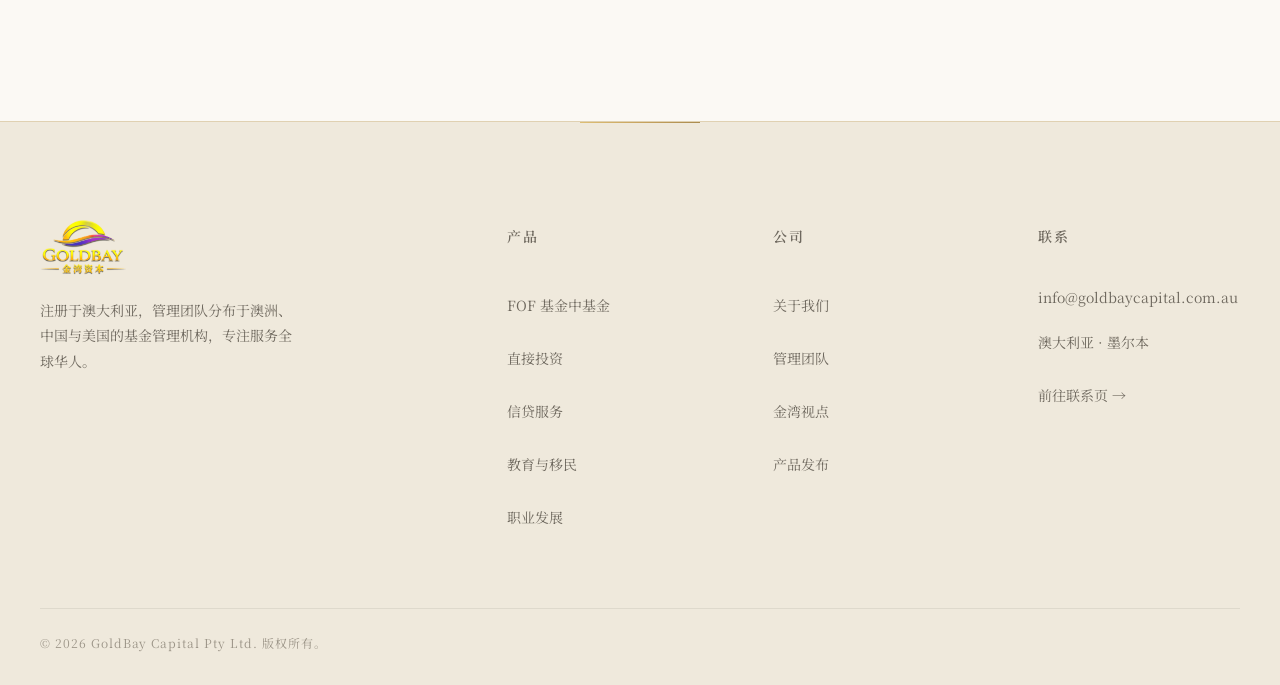
<file: insights.html>
<!doctype html>
<html lang="en" data-lang="en">
<head>
<meta charset="utf-8">
<meta name="viewport" content="width=device-width, initial-scale=1">
<title>GoldBay Insights · 金湾视点 · GoldBay Capital</title>
<meta name="description" content="Commentary and research from GoldBay Capital's chief economist, chief investment officer, and partners.">
<meta name="theme-color" content="#0A0E1A">
<link rel="icon" href="assets/img/Logo.png">
<link rel="preconnect" href="https://fonts.googleapis.com">
<link rel="preconnect" href="https://fonts.gstatic.com" crossorigin>
<link rel="stylesheet" href="https://fonts.googleapis.com/css2?family=Cormorant+Garamond:wght@400;500;600&family=Inter:wght@400;500;600&family=Noto+Serif+SC:wght@400;500;600;700&display=swap">
<link rel="stylesheet" href="css/tokens.css">
<link rel="stylesheet" href="css/base.css">
<link rel="stylesheet" href="css/components.css">
<link rel="stylesheet" href="css/pages.css">
<script src="js/i18n.js"></script>
</head>
<body>

<header class="site-header" data-cms="header">
  <div class="header-inner">
    <a class="site-logo" href="index.html" aria-label="GoldBay Capital — Home">
      <img class="logo-rest" src="assets/img/Logo.NoScroll.png" alt="GoldBay Capital">
      <img class="logo-scrolled" src="assets/img/Logo.png" alt="" aria-hidden="true">
    </a>
    <nav class="primary-nav" aria-label="Primary">
      <a href="index.html"><span lang="en">Home</span><span lang="zh">首页</span></a>
      <a href="products.html"><span lang="en">Products &amp; Services</span><span lang="zh">产品与服务</span></a>
      <a href="product-launch.html"><span lang="en">Product Launch</span><span lang="zh">产品发布</span></a>
      <a href="insights.html" aria-current="page"><span lang="en">GoldBay Insights</span><span lang="zh">金湾视点</span></a>
      <a href="about.html"><span lang="en">About</span><span lang="zh">关于我们</span></a>
      <a href="contact.html"><span lang="en">Contact</span><span lang="zh">联系我们</span></a>
    </nav>
    <div class="header-utility">
      <div class="lang-toggle" role="group" aria-label="Language">
        <button data-lang="en" aria-pressed="true">EN</button>
        <button data-lang="zh" aria-pressed="false">中文</button>
      </div>
      <button class="menu-toggle" aria-label="Menu" aria-expanded="false" aria-controls="mobile-nav"><span></span></button>
    </div>
  </div>
</header>

<nav class="mobile-nav" id="mobile-nav" aria-label="Mobile">
  <a href="index.html"><span lang="en">Home</span><span lang="zh">首页</span></a>
  <a href="products.html"><span lang="en">Products &amp; Services</span><span lang="zh">产品与服务</span></a>
  <a href="product-launch.html"><span lang="en">Product Launch</span><span lang="zh">产品发布</span></a>
  <a href="insights.html"><span lang="en">GoldBay Insights</span><span lang="zh">金湾视点</span></a>
  <a href="about.html"><span lang="en">About</span><span lang="zh">关于我们</span></a>
  <a href="contact.html"><span lang="en">Contact</span><span lang="zh">联系我们</span></a>
</nav>

<main>

  <section class="page-header" data-cms="page-header">
    <div class="container">
      <span class="eyebrow"><span lang="en">GoldBay Insights</span><span lang="zh">金湾视点</span></span>
      <h1 class="page-header__title">
        <span lang="en">Research, conviction, and commentary.</span>
        <span lang="zh">研究、判断与观点。</span>
      </h1>
      <p class="page-header__lead">
        <span lang="en">Published writing from GoldBay Capital's chief economist, chief investment officer, and founding partners on macro strategy, capital markets, and the long-term allocation of capital.</span>
        <span lang="zh">金湾资本首席经济学家、首席投资官与创始合伙人就宏观策略、资本市场与长期资本配置的公开研究与观点。</span>
      </p>

      <div class="filter-chips" role="group" aria-label="Filter by author">
        <button class="chip is-active"><span lang="en">All</span><span lang="zh">全部</span></button>
        <button class="chip"><span lang="en">George Xia</span><span lang="zh">夏锋</span></button>
        <button class="chip"><span lang="en">Andrew Chen</span><span lang="zh">陈稻田</span></button>
        <button class="chip"><span lang="en">Henry Tang</span><span lang="zh">唐红林</span></button>
      </div>
    </div>
  </section>

  <section class="section" data-cms="insights-grid">
    <div class="container">
      <div class="insights-grid">
        <article class="placeholder-card" data-cms="insight-card">
          <div>
            <span class="placeholder-card__tag"><span lang="en">Featured · Macro Strategy</span><span lang="zh">精选 · 宏观策略</span></span>
            <h3 class="placeholder-card__title">
              <span lang="en">Feature-length commentary from the chief economist, forthcoming.</span>
              <span lang="zh">首席经济学家深度长文，即将发布。</span>
            </h3>
          </div>
          <span class="placeholder-card__status"><span lang="en">Coming soon</span><span lang="zh">即将发布</span></span>
        </article>

        <article class="placeholder-card" data-cms="insight-card">
          <div>
            <span class="placeholder-card__tag"><span lang="en">Capital Markets</span><span lang="zh">资本市场</span></span>
            <h3 class="placeholder-card__title"><span lang="en">Commentary forthcoming</span><span lang="zh">研究观点即将发布</span></h3>
          </div>
          <span class="placeholder-card__status"><span lang="en">Coming soon</span><span lang="zh">即将发布</span></span>
        </article>

        <article class="placeholder-card" data-cms="insight-card">
          <div>
            <span class="placeholder-card__tag"><span lang="en">Global Allocation</span><span lang="zh">全球配置</span></span>
            <h3 class="placeholder-card__title"><span lang="en">Commentary forthcoming</span><span lang="zh">研究观点即将发布</span></h3>
          </div>
          <span class="placeholder-card__status"><span lang="en">Coming soon</span><span lang="zh">即将发布</span></span>
        </article>

        <article class="placeholder-card" data-cms="insight-card">
          <div>
            <span class="placeholder-card__tag"><span lang="en">Industry Research</span><span lang="zh">行业研究</span></span>
            <h3 class="placeholder-card__title"><span lang="en">Commentary forthcoming</span><span lang="zh">研究观点即将发布</span></h3>
          </div>
          <span class="placeholder-card__status"><span lang="en">Coming soon</span><span lang="zh">即将发布</span></span>
        </article>

        <article class="placeholder-card" data-cms="insight-card">
          <div>
            <span class="placeholder-card__tag"><span lang="en">Monetary Theory</span><span lang="zh">货币理论</span></span>
            <h3 class="placeholder-card__title"><span lang="en">Commentary forthcoming</span><span lang="zh">研究观点即将发布</span></h3>
          </div>
          <span class="placeholder-card__status"><span lang="en">Coming soon</span><span lang="zh">即将发布</span></span>
        </article>

        <article class="placeholder-card" data-cms="insight-card">
          <div>
            <span class="placeholder-card__tag"><span lang="en">Cross-Market View</span><span lang="zh">跨市场观察</span></span>
            <h3 class="placeholder-card__title"><span lang="en">Commentary forthcoming</span><span lang="zh">研究观点即将发布</span></h3>
          </div>
          <span class="placeholder-card__status"><span lang="en">Coming soon</span><span lang="zh">即将发布</span></span>
        </article>
      </div>
    </div>
  </section>

</main>

<footer class="site-footer" data-cms="footer">
  <div class="container">
    <div class="footer-grid">
      <div class="footer-brand">
        <img src="assets/img/Logo.png" alt="GoldBay Capital">
        <p class="footer-tagline">
          <span lang="en">An Australia-registered fund management institution serving the global Chinese community across Australia, China, and the United States.</span>
          <span lang="zh">注册于澳大利亚，管理团队分布于澳洲、中国与美国的基金管理机构，专注服务全球华人。</span>
        </p>
      </div>
      <div class="footer-col">
        <h4><span lang="en">Products</span><span lang="zh">产品</span></h4>
        <a href="products.html#fof"><span lang="en">Fund of Fund</span><span lang="zh">FOF 基金中基金</span></a>
        <a href="products.html#direct"><span lang="en">Direct Investment</span><span lang="zh">直接投资</span></a>
        <a href="products.html#credit"><span lang="en">Credit Services</span><span lang="zh">信贷服务</span></a>
        <a href="products.html#education"><span lang="en">Education &amp; Immigration</span><span lang="zh">教育与移民</span></a>
        <a href="products.html#career"><span lang="en">Career Development</span><span lang="zh">职业发展</span></a>
      </div>
      <div class="footer-col">
        <h4><span lang="en">Company</span><span lang="zh">公司</span></h4>
        <a href="about.html"><span lang="en">About</span><span lang="zh">关于我们</span></a>
        <a href="about.html#team"><span lang="en">Management</span><span lang="zh">管理团队</span></a>
        <a href="insights.html"><span lang="en">GoldBay Insights</span><span lang="zh">金湾视点</span></a>
        <a href="product-launch.html"><span lang="en">Product Launch</span><span lang="zh">产品发布</span></a>
      </div>
      <div class="footer-col">
        <h4><span lang="en">Contact</span><span lang="zh">联系</span></h4>
        <a href="mailto:info@goldbaycapital.com.au">info@goldbaycapital.com.au</a>
        <span><span lang="en">Melbourne, Australia</span><span lang="zh">澳大利亚 · 墨尔本</span></span>
        <a href="contact.html"><span lang="en">Contact page →</span><span lang="zh">前往联系页 →</span></a>
      </div>
    </div>
    <div class="footer-bottom">
      <span>© 2026 GoldBay Capital Pty Ltd. <span lang="en">All rights reserved.</span><span lang="zh" class="inline">版权所有。</span></span>
    </div>
  </div>
</footer>

<script src="js/nav.js"></script>
</body>
</html>
</file>
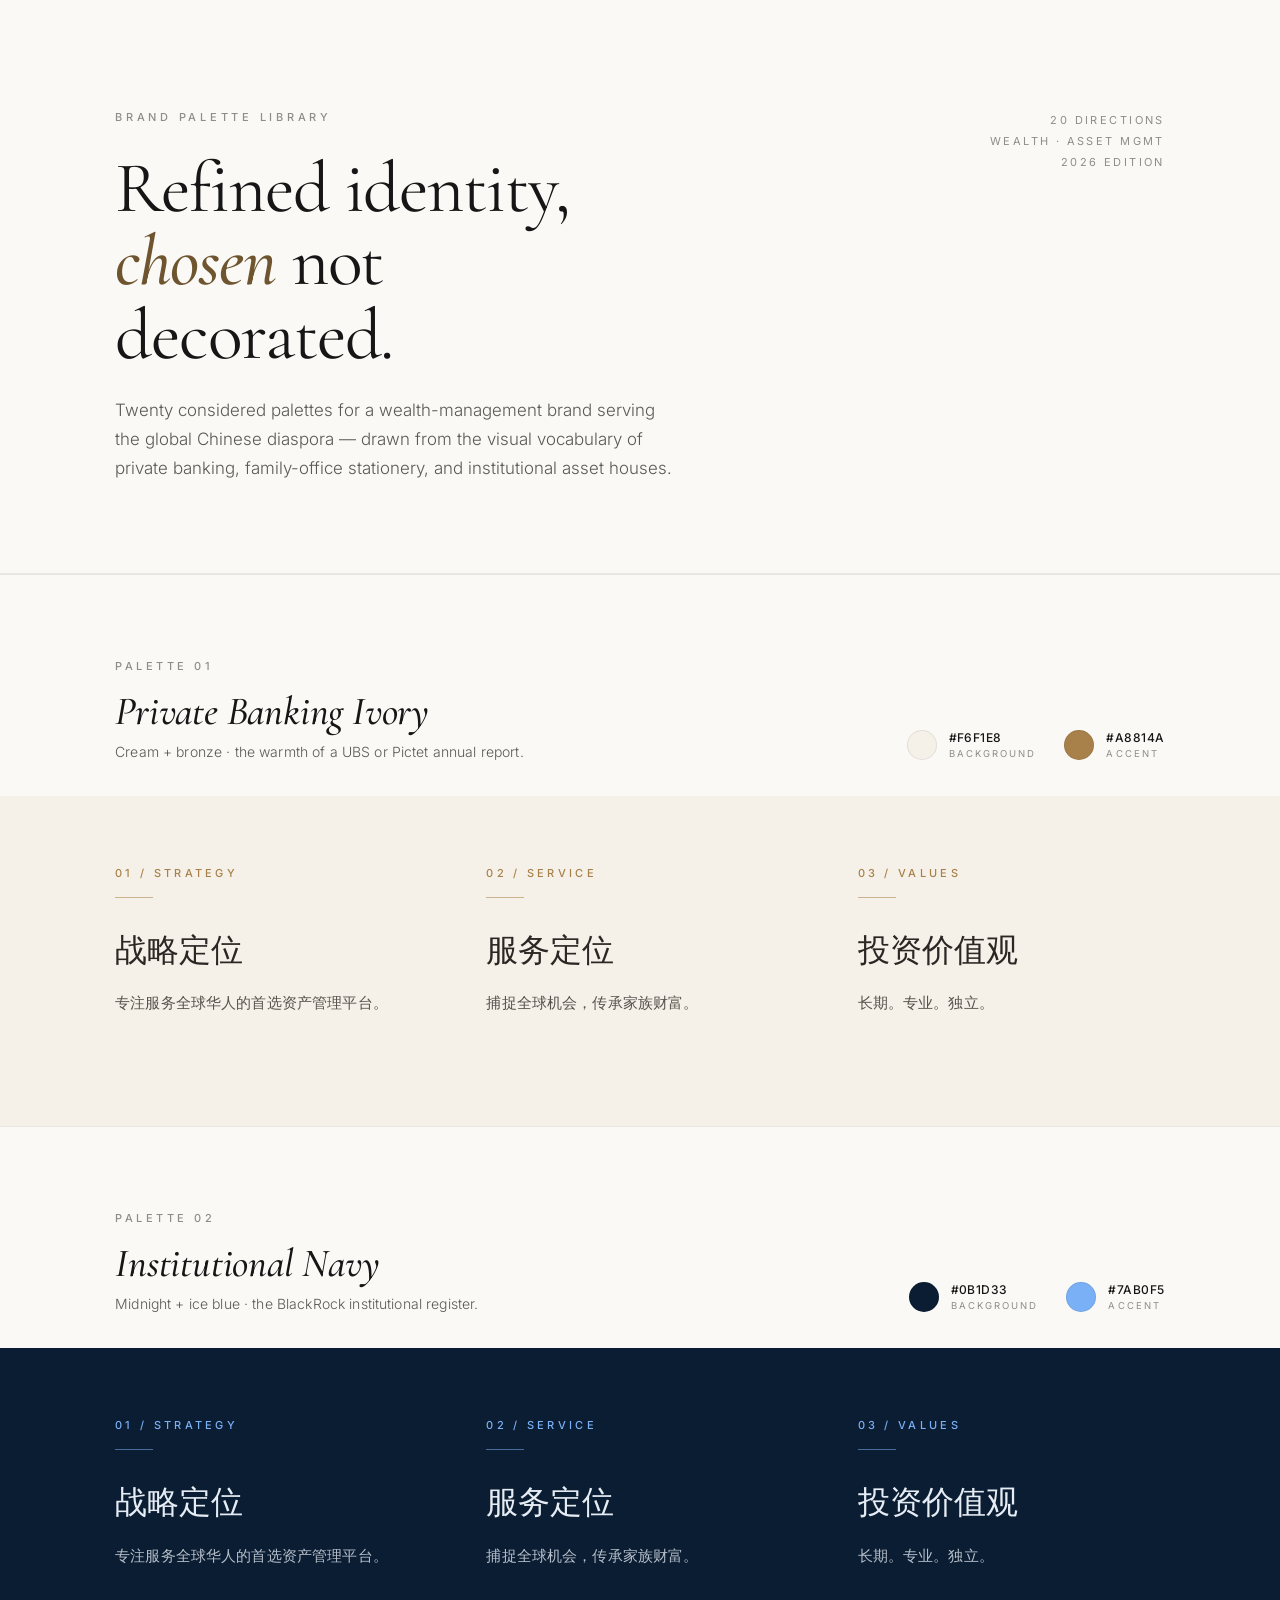
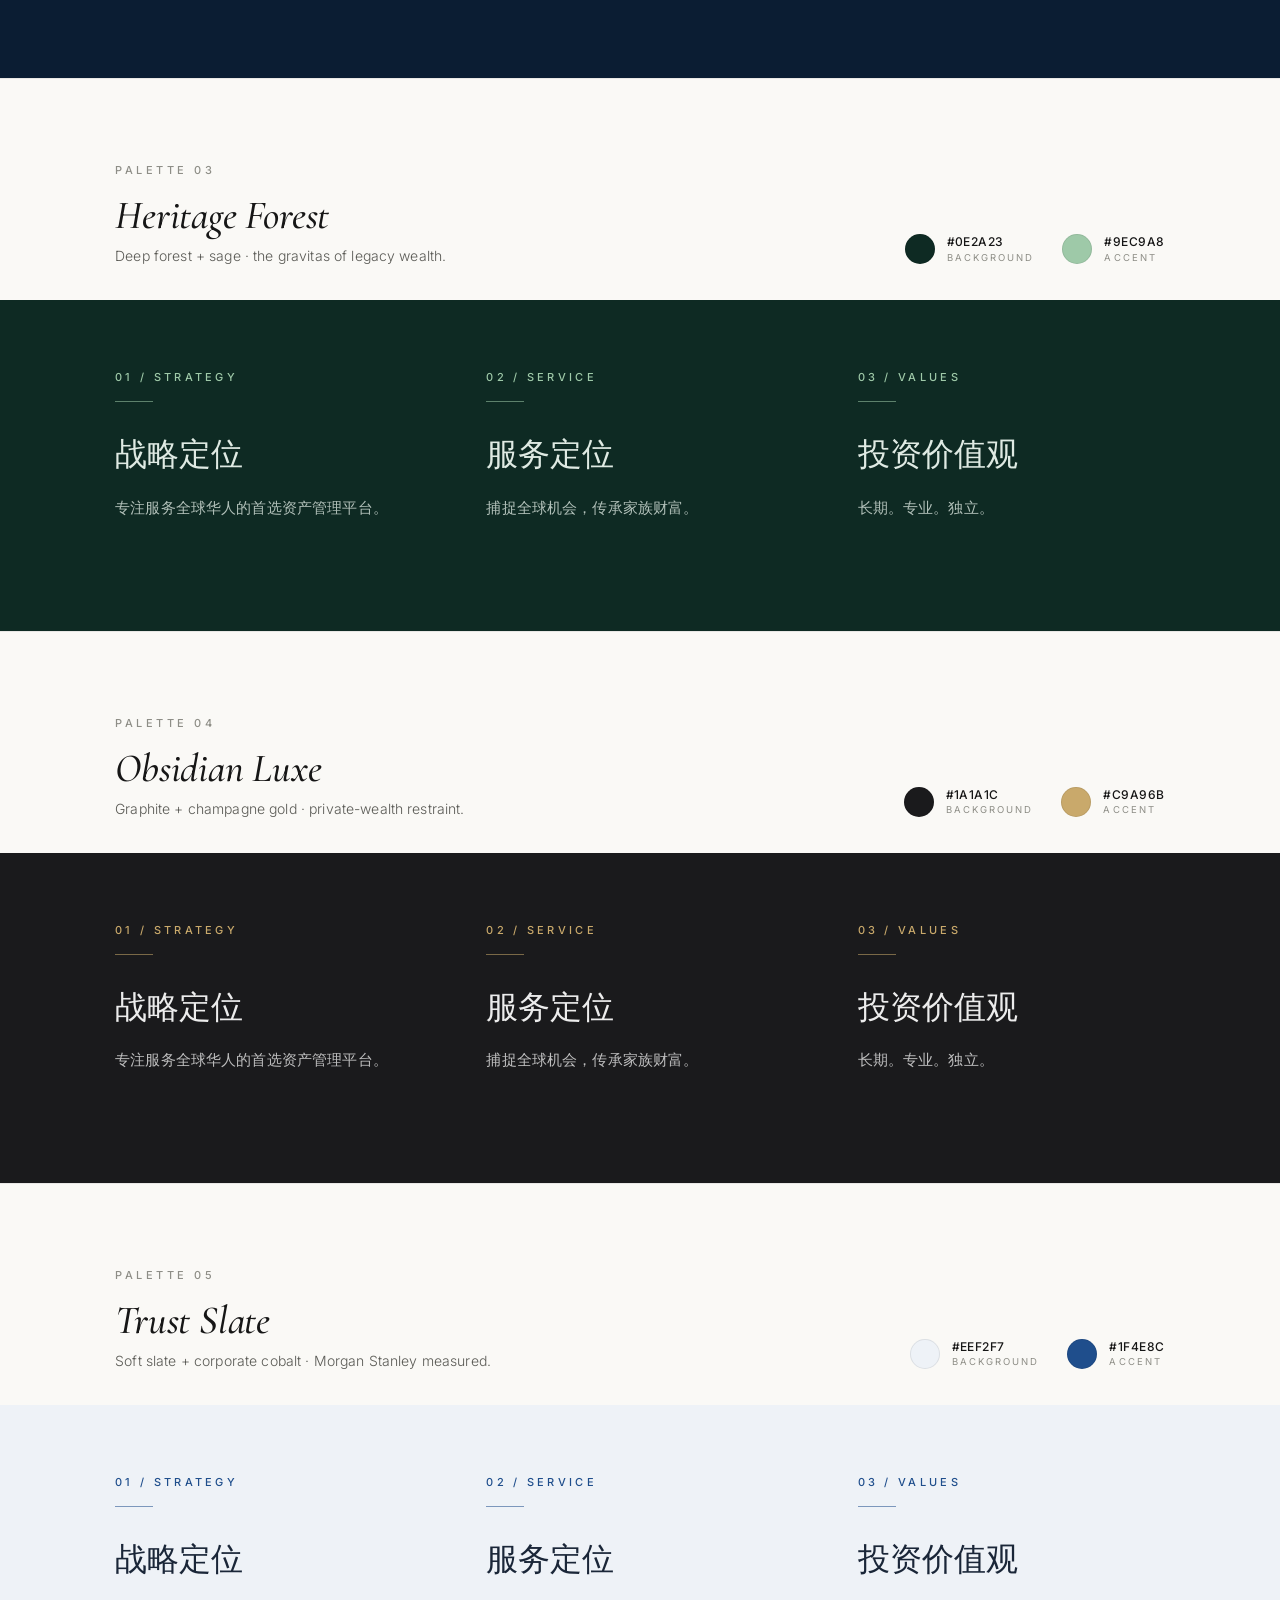
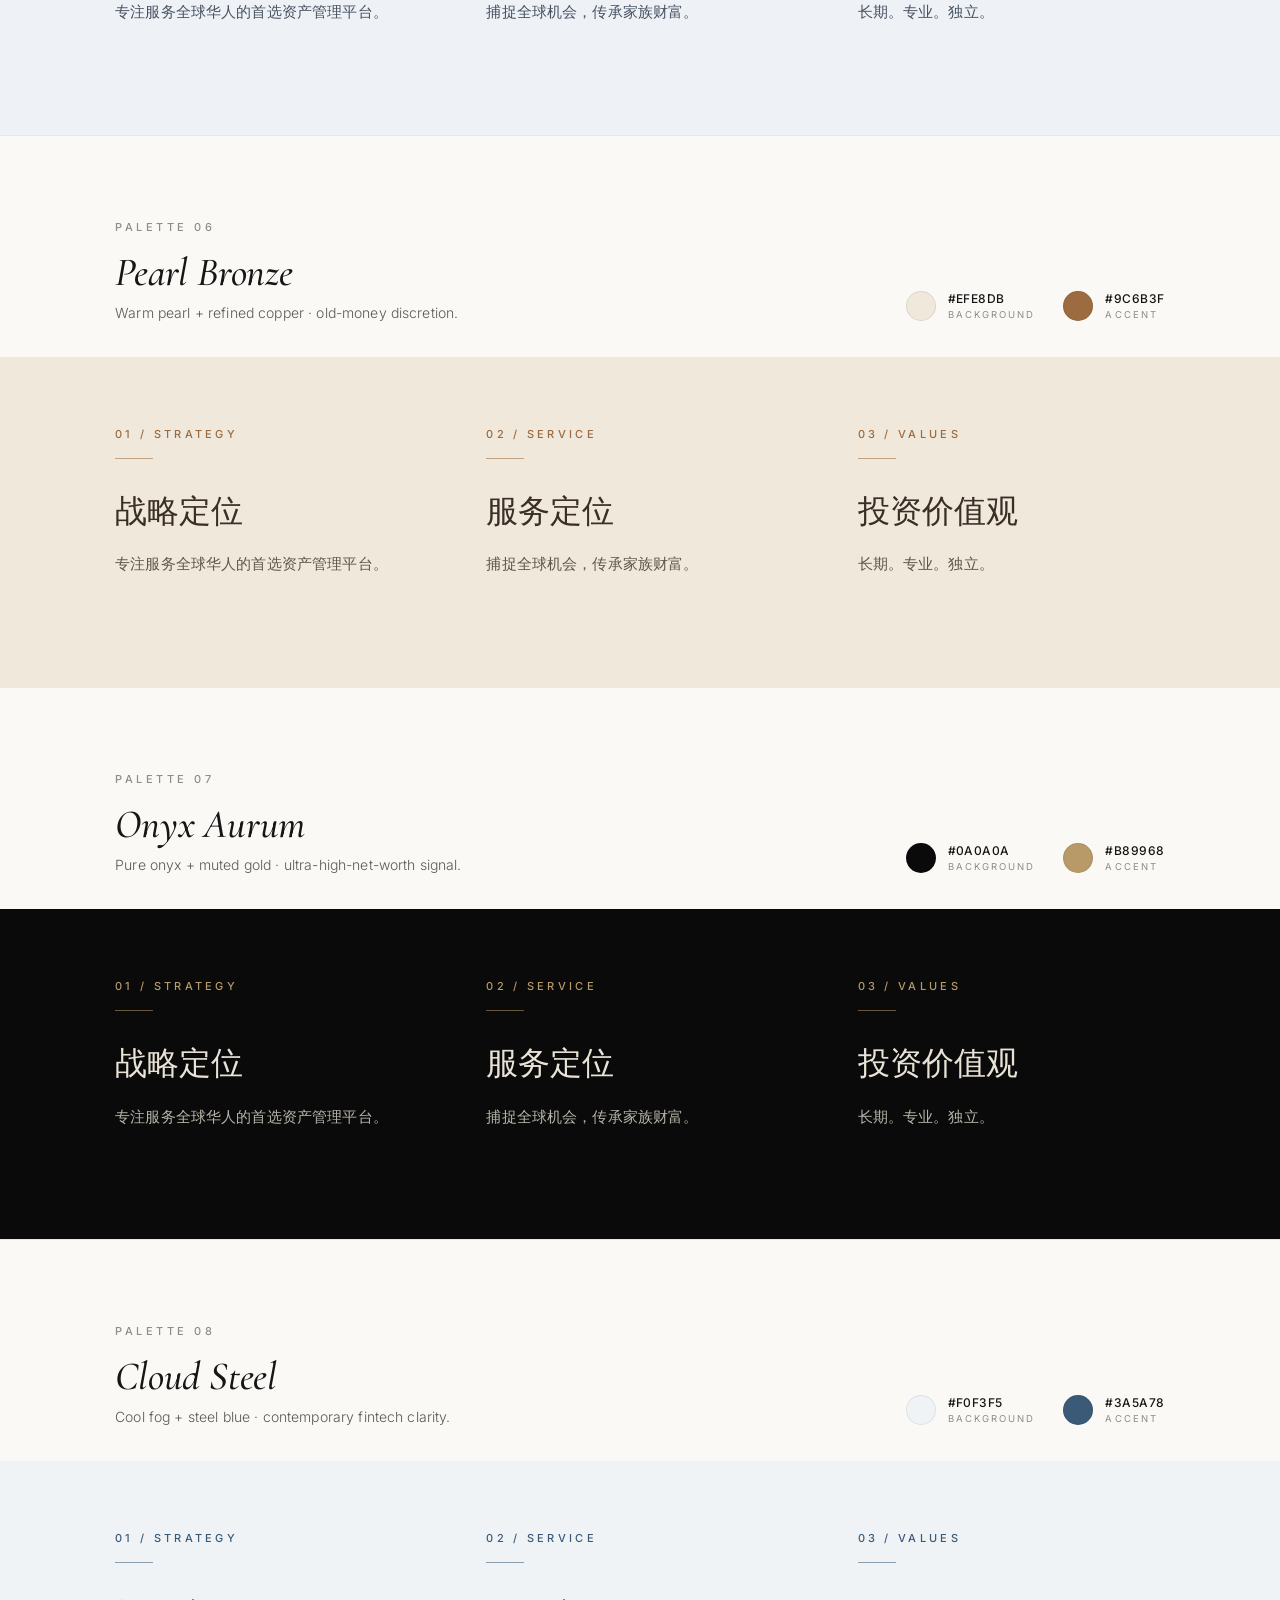
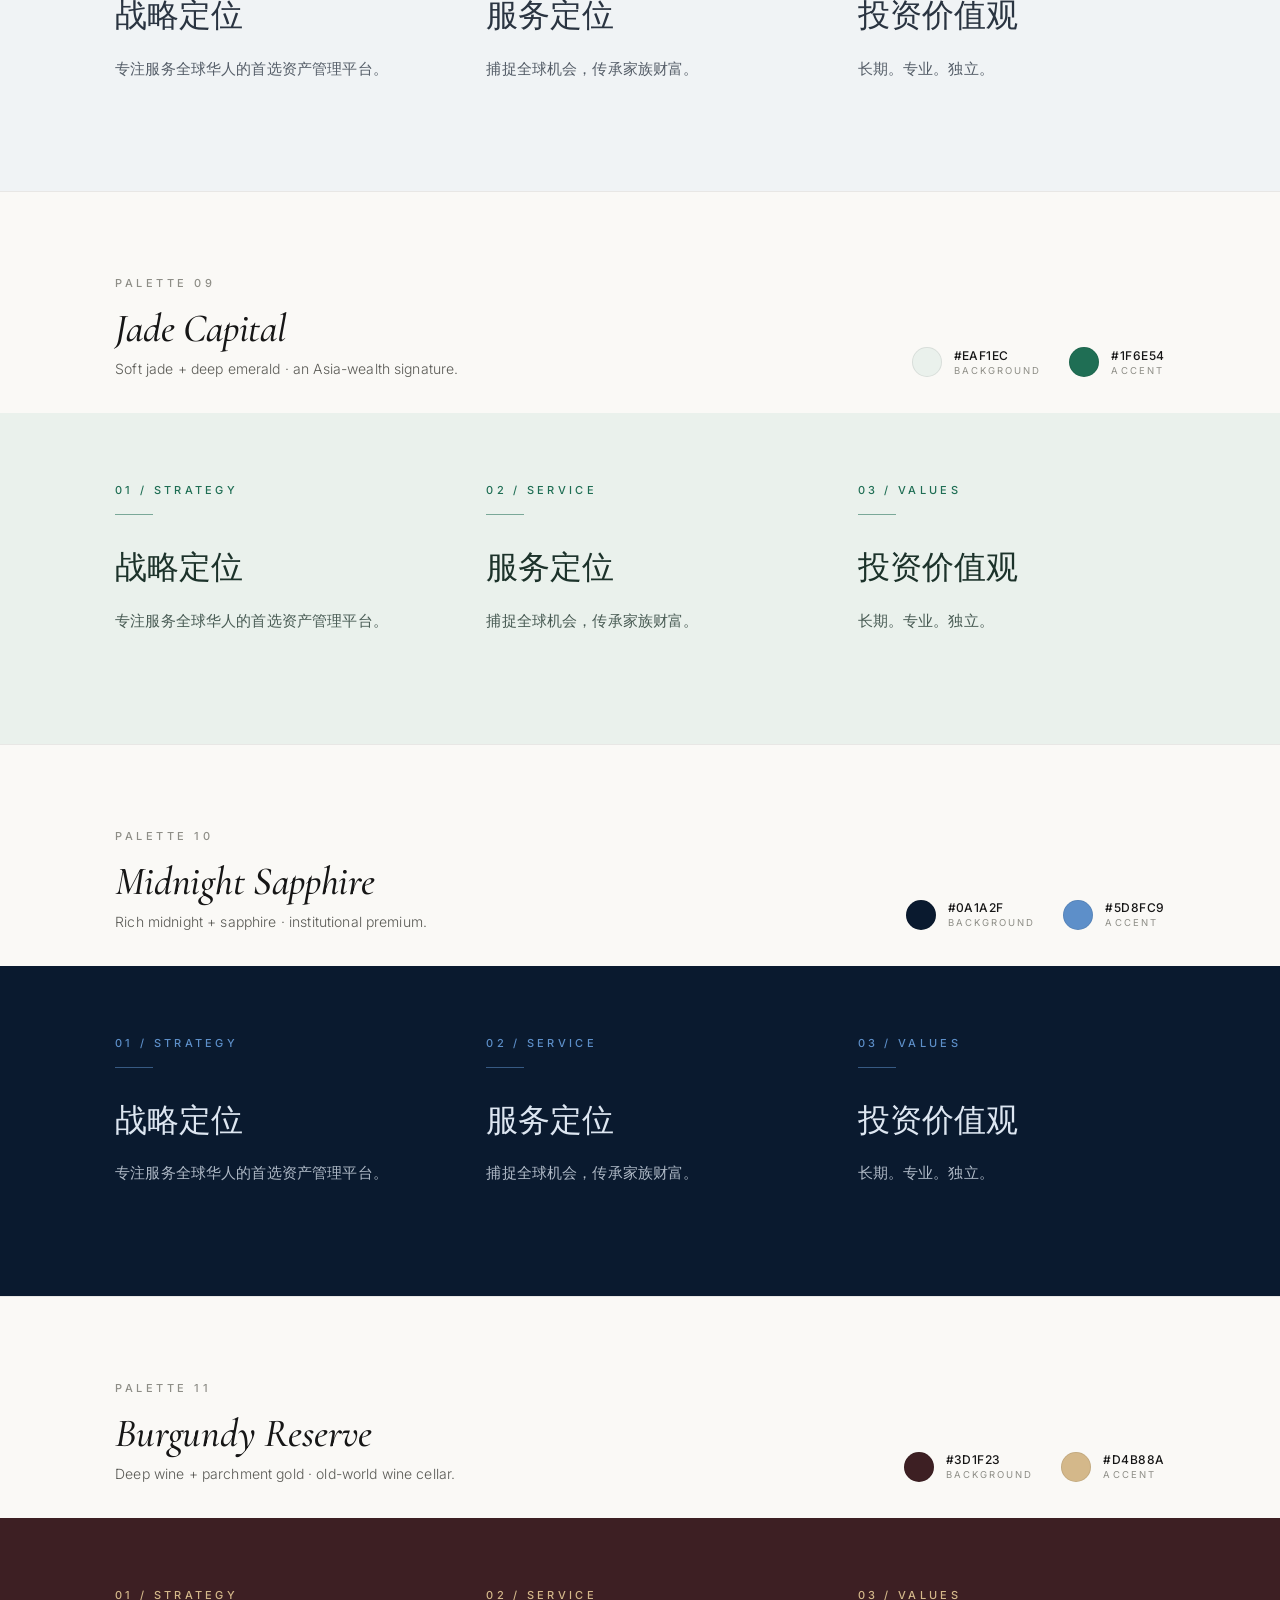
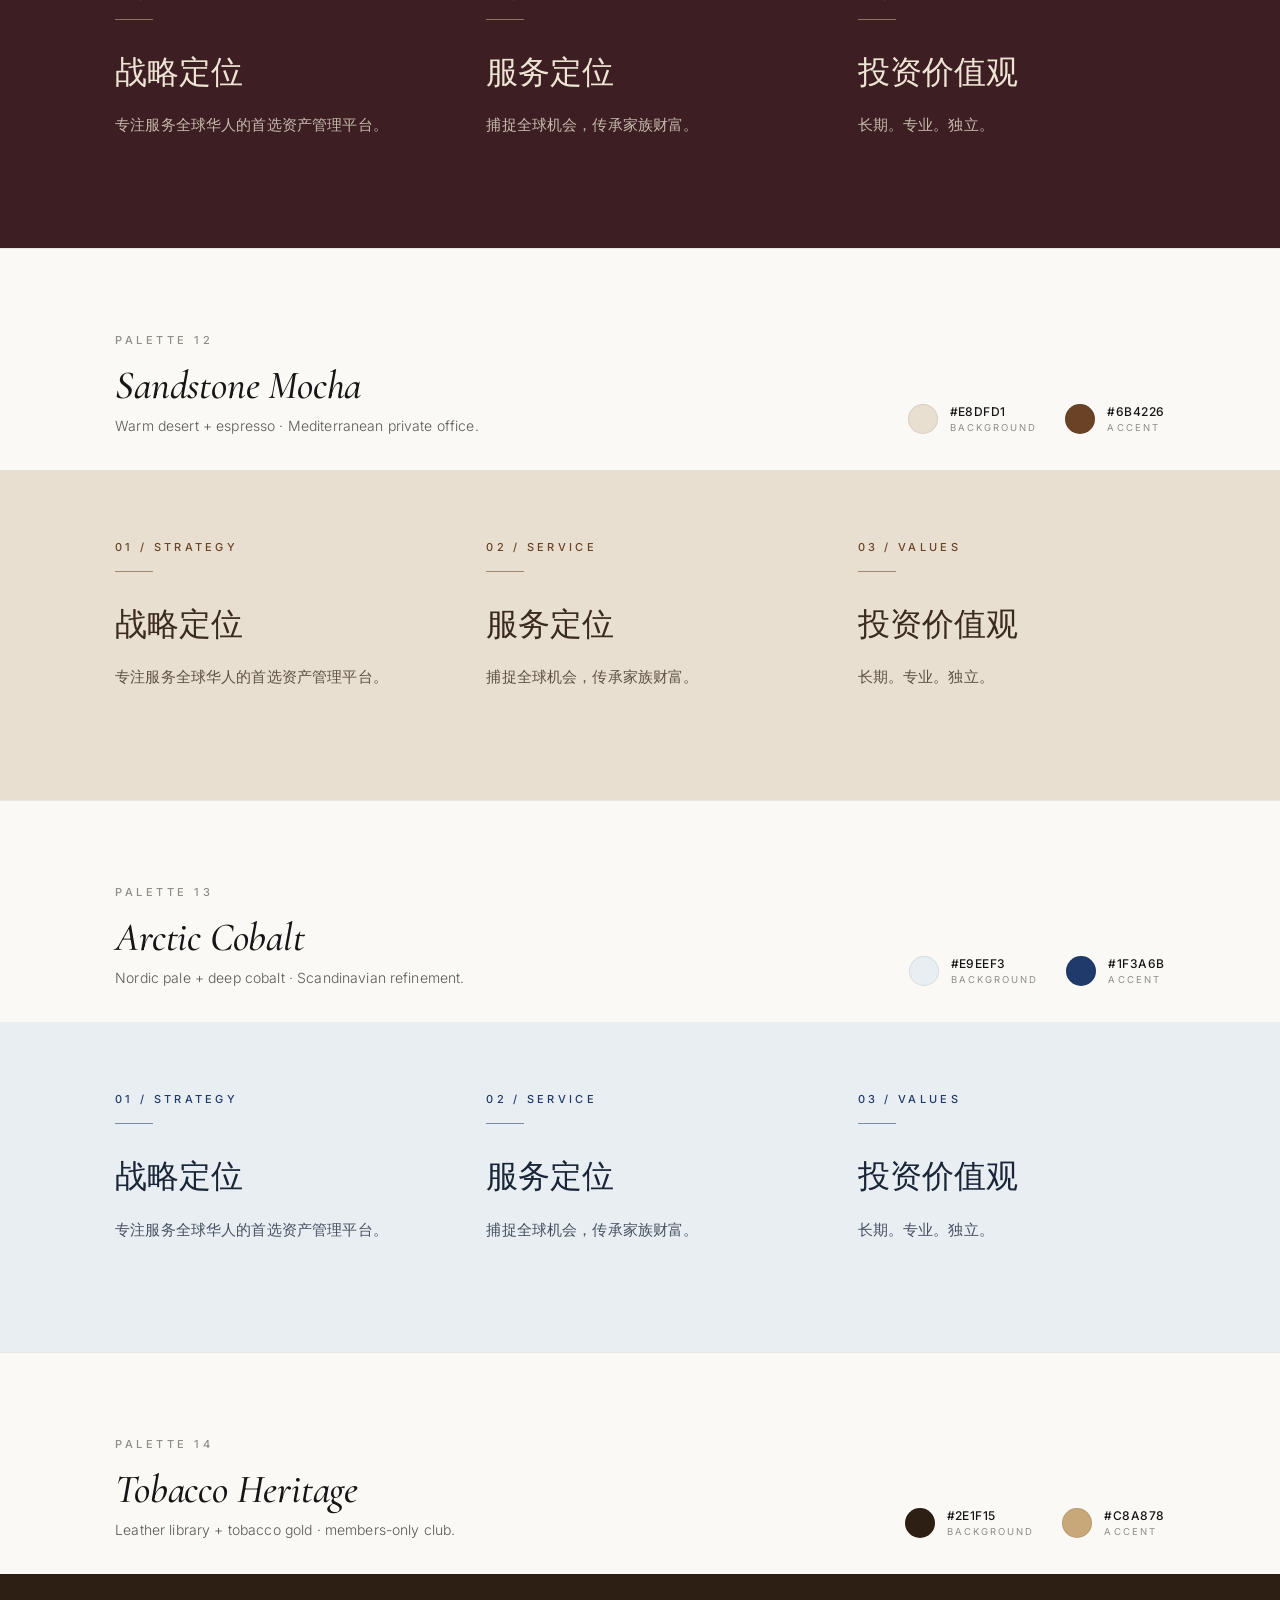
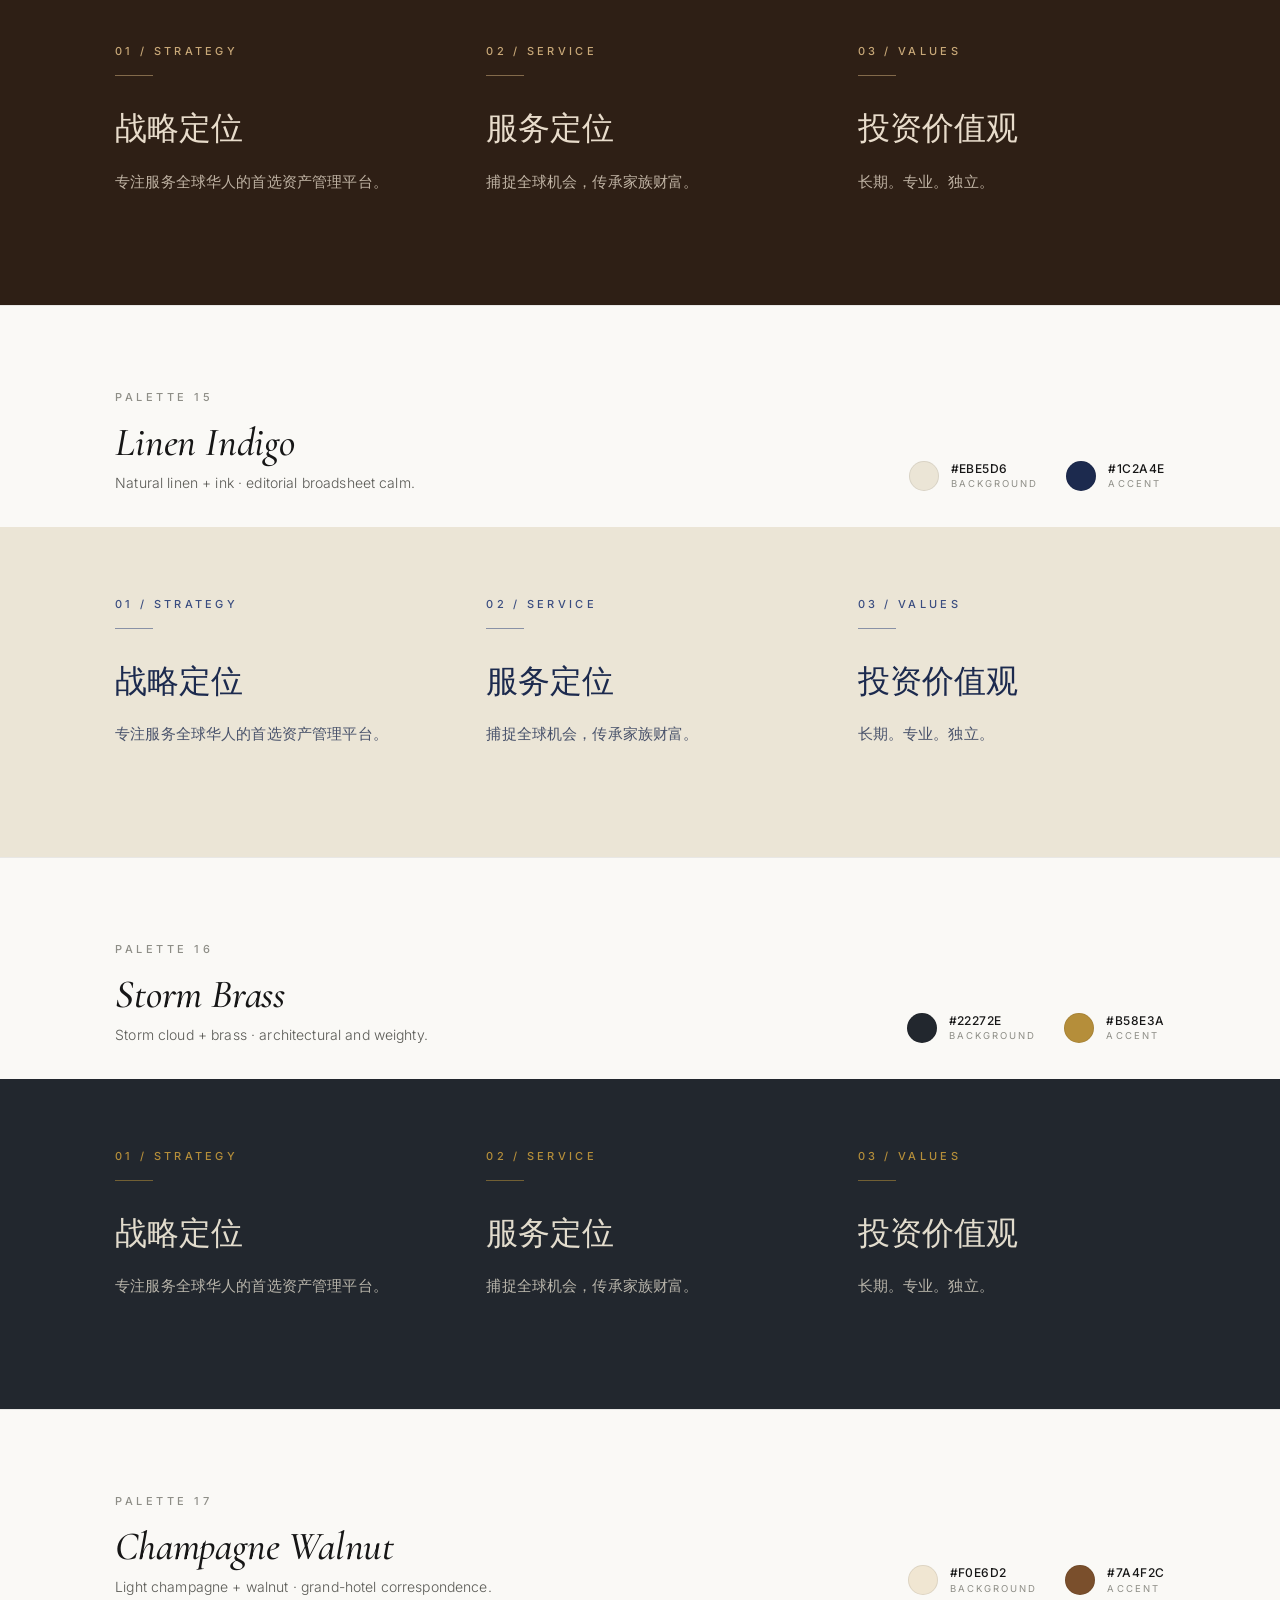
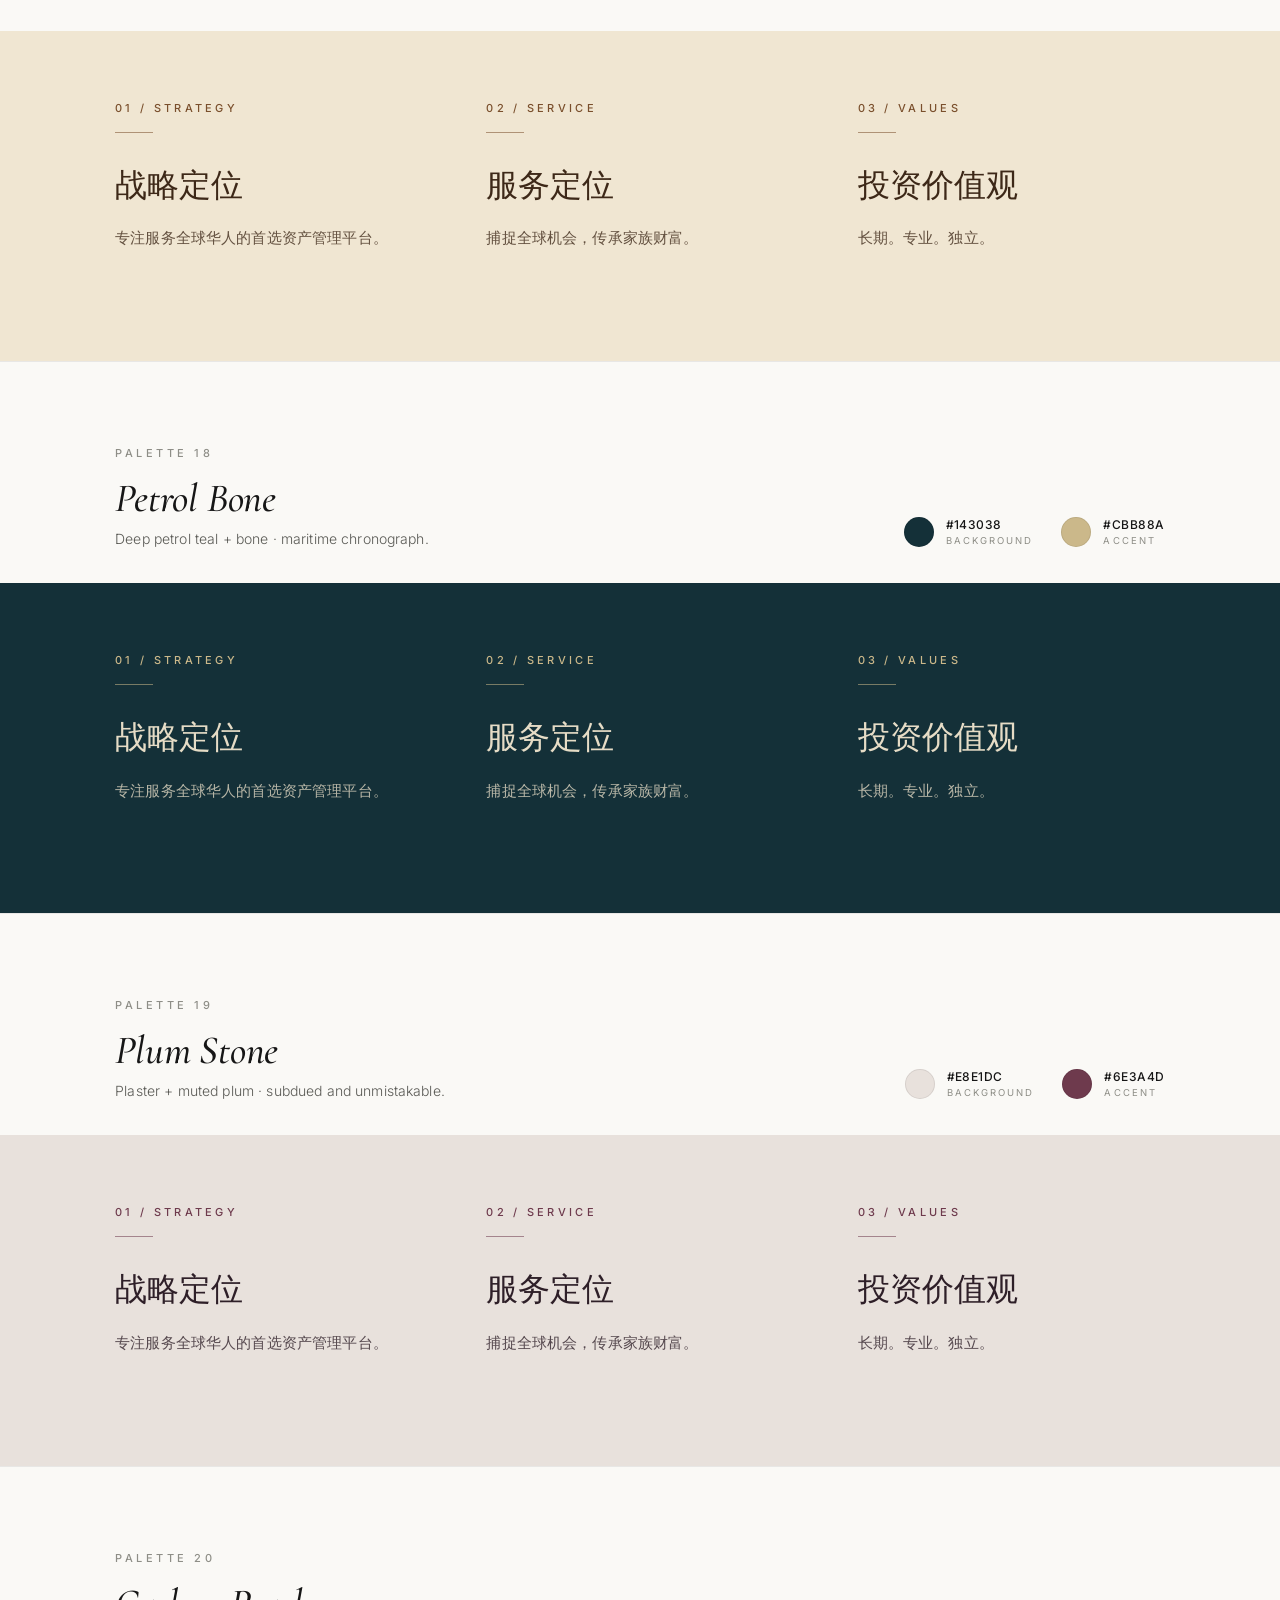
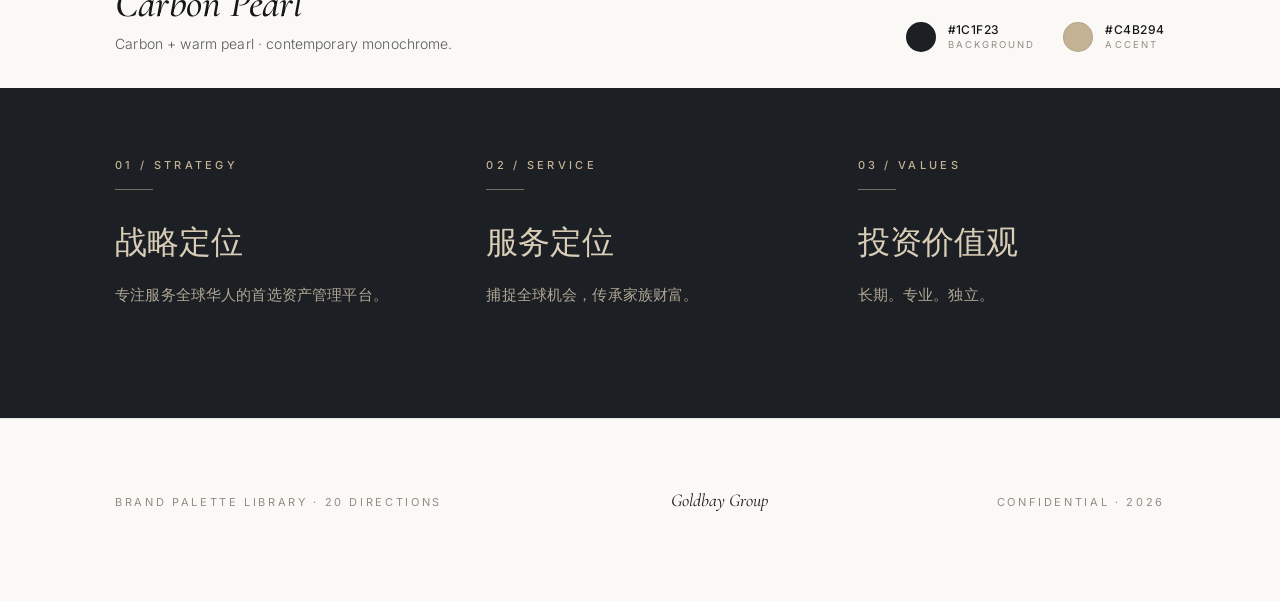
<file: preview-tmp.html>
<!DOCTYPE html>
<html lang="en">
<head>
<meta charset="UTF-8">
<title>Brand Palette Library — Wealth & Asset Management</title>
<link rel="preconnect" href="https://fonts.googleapis.com">
<link rel="preconnect" href="https://fonts.gstatic.com" crossorigin>
<link href="https://fonts.googleapis.com/css2?family=Cormorant+Garamond:ital,wght@0,400;0,500;0,600;1,400;1,500&family=Inter:wght@300;400;500;600&display=swap" rel="stylesheet">
<style>
:root {
  --font-serif: 'Cormorant Garamond', 'Source Han Serif SC', 'Songti SC', 'STSong', 'SimSun', serif;
  --font-sans: 'Inter', -apple-system, BlinkMacSystemFont, 'PingFang SC', 'Microsoft YaHei', 'Helvetica Neue', Arial, sans-serif;
  --page-bg: #faf9f6;
  --ink: #161616;
  --ink-soft: #5a5a55;
  --ink-mute: #8e8e87;
  --rule: rgba(0,0,0,0.07);
}

* { box-sizing: border-box; }

body {
  margin: 0;
  font-family: var(--font-sans);
  -webkit-font-smoothing: antialiased;
  -moz-osx-font-smoothing: grayscale;
  background: var(--page-bg);
  color: var(--ink);
}

/* =============== HERO =============== */
.hero {
  padding: 110px 9% 90px;
  border-bottom: 1px solid var(--rule);
  position: relative;
}
.hero .eyebrow {
  font-size: 11px;
  letter-spacing: 0.34em;
  text-transform: uppercase;
  font-weight: 500;
  color: var(--ink-mute);
  margin-bottom: 28px;
}
.hero h1 {
  font-family: var(--font-serif);
  font-weight: 400;
  font-size: 72px;
  line-height: 1.02;
  letter-spacing: -0.015em;
  margin: 0 0 24px;
  max-width: 14ch;
}
.hero h1 em {
  font-style: italic;
  font-weight: 500;
  color: #6e552f;
}
.hero .lede {
  font-size: 17px;
  line-height: 1.7;
  color: var(--ink-soft);
  max-width: 560px;
  margin: 0;
  font-weight: 300;
}
.hero .meta {
  position: absolute;
  top: 110px;
  right: 9%;
  text-align: right;
  font-size: 11px;
  letter-spacing: 0.22em;
  text-transform: uppercase;
  color: var(--ink-mute);
  line-height: 1.9;
}

/* =============== PALETTE META BAR =============== */
.palette-meta {
  padding: 84px 9% 36px;
  display: grid;
  grid-template-columns: 1fr auto;
  align-items: end;
  gap: 48px;
  border-top: 1px solid var(--rule);
}
.palette-meta .index {
  font-size: 11px;
  letter-spacing: 0.32em;
  text-transform: uppercase;
  color: var(--ink-mute);
  margin-bottom: 14px;
  font-weight: 500;
}
.palette-meta h3 {
  font-family: var(--font-serif);
  font-weight: 500;
  font-style: italic;
  font-size: 40px;
  margin: 0 0 8px;
  color: var(--ink);
  letter-spacing: -0.005em;
}
.palette-meta .desc {
  font-size: 14px;
  color: var(--ink-soft);
  margin: 0;
  font-weight: 300;
  letter-spacing: 0.01em;
}
.palette-meta .chips {
  display: flex;
  gap: 28px;
  align-items: center;
}
.chip {
  display: flex;
  align-items: center;
  gap: 12px;
}
.chip .dot {
  width: 30px;
  height: 30px;
  border-radius: 50%;
  border: 1px solid rgba(0,0,0,0.08);
  flex-shrink: 0;
}
.chip .info {
  display: flex;
  flex-direction: column;
  line-height: 1.3;
}
.chip .hex {
  font-family: 'Inter', monospace;
  font-size: 12px;
  font-weight: 500;
  color: var(--ink);
  letter-spacing: 0.04em;
}
.chip .role {
  font-size: 9.5px;
  letter-spacing: 0.22em;
  text-transform: uppercase;
  color: var(--ink-mute);
  margin-top: 2px;
}

/* =============== SHOWCASE SECTION =============== */
.section {
  padding: 70px 9% 110px;
  display: grid;
  grid-template-columns: repeat(3, 1fr);
  gap: 64px;
  position: relative;
}

.card { position: relative; }

.card .num {
  display: block;
  font-family: var(--font-sans);
  font-size: 11px;
  letter-spacing: 0.3em;
  text-transform: uppercase;
  font-weight: 500;
  margin-bottom: 34px;
  padding-bottom: 18px;
  position: relative;
}

.card .num::after {
  content: "";
  position: absolute;
  left: 0;
  bottom: 0;
  width: 38px;
  height: 1px;
  background: currentColor;
  opacity: 0.55;
}

.card h2 {
  font-family: var(--font-serif);
  font-size: 32px;
  font-weight: 500;
  letter-spacing: 0;
  margin: 0 0 20px;
  line-height: 1.2;
}

.card p {
  font-family: var(--font-sans);
  font-size: 14.5px;
  line-height: 1.78;
  margin: 0;
  opacity: 0.78;
  letter-spacing: 0.01em;
  font-weight: 300;
  max-width: 32ch;
}

/* footer */
.footer {
  padding: 70px 9% 90px;
  border-top: 1px solid var(--rule);
  display: flex;
  justify-content: space-between;
  align-items: baseline;
  font-size: 11px;
  color: var(--ink-mute);
  letter-spacing: 0.24em;
  text-transform: uppercase;
}
.footer .mark {
  font-family: var(--font-serif);
  font-style: italic;
  font-size: 18px;
  text-transform: none;
  letter-spacing: 0;
  color: var(--ink);
}

@media (max-width: 960px) {
  .hero { padding: 80px 7% 60px; }
  .hero h1 { font-size: 48px; }
  .hero .meta { display: none; }
  .palette-meta {
    grid-template-columns: 1fr;
    padding: 60px 7% 28px;
  }
  .palette-meta h3 { font-size: 32px; }
  .section {
    grid-template-columns: 1fr;
    gap: 48px;
    padding: 50px 7% 80px;
  }
  .chips { flex-wrap: wrap; }
}

/* =============== 20 PROFESSIONAL FINANCIAL PALETTES =============== */

.palette1  { background:#f6f1e8; color:#2a2724; }  .palette1  .accent { color:#a8814a; }
.palette2  { background:#0b1d33; color:#e6ecf4; }  .palette2  .accent { color:#7ab0f5; }
.palette3  { background:#0e2a23; color:#dfeae3; }  .palette3  .accent { color:#9ec9a8; }
.palette4  { background:#1a1a1c; color:#ececec; }  .palette4  .accent { color:#c9a96b; }
.palette5  { background:#eef2f7; color:#1a2638; }  .palette5  .accent { color:#1f4e8c; }
.palette6  { background:#efe8db; color:#3a2e25; }  .palette6  .accent { color:#9c6b3f; }
.palette7  { background:#0a0a0a; color:#e8e3d6; }  .palette7  .accent { color:#b89968; }
.palette8  { background:#f0f3f5; color:#2a3441; }  .palette8  .accent { color:#3a5a78; }
.palette9  { background:#eaf1ec; color:#1c322a; }  .palette9  .accent { color:#1f6e54; }
.palette10 { background:#0a1a2f; color:#dde6f1; }  .palette10 .accent { color:#5d8fc9; }
.palette11 { background:#3d1f23; color:#ede4d4; }  .palette11 .accent { color:#d4b88a; }
.palette12 { background:#e8dfd1; color:#3a2a1f; }  .palette12 .accent { color:#6b4226; }
.palette13 { background:#e9eef3; color:#1a2638; }  .palette13 .accent { color:#1f3a6b; }
.palette14 { background:#2e1f15; color:#e8dccb; }  .palette14 .accent { color:#c8a878; }
.palette15 { background:#ebe5d6; color:#1c2a4e; }  .palette15 .accent { color:#3a4d80; }
.palette16 { background:#22272e; color:#e2dccd; }  .palette16 .accent { color:#b58e3a; }
.palette17 { background:#f0e6d2; color:#3d2818; }  .palette17 .accent { color:#7a4f2c; }
.palette18 { background:#143038; color:#e6dcc6; }  .palette18 .accent { color:#cbb88a; }
.palette19 { background:#e8e1dc; color:#2e1f28; }  .palette19 .accent { color:#6e3a4d; }
.palette20 { background:#1c1f23; color:#d8cdb6; }  .palette20 .accent { color:#c4b294; }
</style>
</head>

<body>

<!-- HERO -->
<section class="hero">
  <div class="meta">20 Directions<br>Wealth · Asset Mgmt<br>2026 Edition</div>
  <div class="eyebrow">Brand Palette Library</div>
  <h1>Refined identity, <em>chosen</em> not decorated.</h1>
  <p class="lede">Twenty considered palettes for a wealth-management brand serving the global Chinese diaspora — drawn from the visual vocabulary of private banking, family-office stationery, and institutional asset houses.</p>
</section>

<!-- 01 -->
<div class="palette-meta">
  <div>
    <div class="index">Palette 01</div>
    <h3>Private Banking Ivory</h3>
    <p class="desc">Cream + bronze · the warmth of a UBS or Pictet annual report.</p>
  </div>
  <div class="chips">
    <div class="chip"><span class="dot" style="background:#f6f1e8"></span><div class="info"><span class="hex">#F6F1E8</span><span class="role">Background</span></div></div>
    <div class="chip"><span class="dot" style="background:#a8814a"></span><div class="info"><span class="hex">#A8814A</span><span class="role">Accent</span></div></div>
  </div>
</div>
<div class="section palette1">
  <div class="card"><span class="num accent">01 / Strategy</span><h2>战略定位</h2><p>专注服务全球华人的首选资产管理平台。</p></div>
  <div class="card"><span class="num accent">02 / Service</span><h2>服务定位</h2><p>捕捉全球机会，传承家族财富。</p></div>
  <div class="card"><span class="num accent">03 / Values</span><h2>投资价值观</h2><p>长期。专业。独立。</p></div>
</div>

<!-- 02 -->
<div class="palette-meta">
  <div>
    <div class="index">Palette 02</div>
    <h3>Institutional Navy</h3>
    <p class="desc">Midnight + ice blue · the BlackRock institutional register.</p>
  </div>
  <div class="chips">
    <div class="chip"><span class="dot" style="background:#0b1d33"></span><div class="info"><span class="hex">#0B1D33</span><span class="role">Background</span></div></div>
    <div class="chip"><span class="dot" style="background:#7ab0f5"></span><div class="info"><span class="hex">#7AB0F5</span><span class="role">Accent</span></div></div>
  </div>
</div>
<div class="section palette2">
  <div class="card"><span class="num accent">01 / Strategy</span><h2>战略定位</h2><p>专注服务全球华人的首选资产管理平台。</p></div>
  <div class="card"><span class="num accent">02 / Service</span><h2>服务定位</h2><p>捕捉全球机会，传承家族财富。</p></div>
  <div class="card"><span class="num accent">03 / Values</span><h2>投资价值观</h2><p>长期。专业。独立。</p></div>
</div>

<!-- 03 -->
<div class="palette-meta">
  <div>
    <div class="index">Palette 03</div>
    <h3>Heritage Forest</h3>
    <p class="desc">Deep forest + sage · the gravitas of legacy wealth.</p>
  </div>
  <div class="chips">
    <div class="chip"><span class="dot" style="background:#0e2a23"></span><div class="info"><span class="hex">#0E2A23</span><span class="role">Background</span></div></div>
    <div class="chip"><span class="dot" style="background:#9ec9a8"></span><div class="info"><span class="hex">#9EC9A8</span><span class="role">Accent</span></div></div>
  </div>
</div>
<div class="section palette3">
  <div class="card"><span class="num accent">01 / Strategy</span><h2>战略定位</h2><p>专注服务全球华人的首选资产管理平台。</p></div>
  <div class="card"><span class="num accent">02 / Service</span><h2>服务定位</h2><p>捕捉全球机会，传承家族财富。</p></div>
  <div class="card"><span class="num accent">03 / Values</span><h2>投资价值观</h2><p>长期。专业。独立。</p></div>
</div>

<!-- 04 -->
<div class="palette-meta">
  <div>
    <div class="index">Palette 04</div>
    <h3>Obsidian Luxe</h3>
    <p class="desc">Graphite + champagne gold · private-wealth restraint.</p>
  </div>
  <div class="chips">
    <div class="chip"><span class="dot" style="background:#1a1a1c"></span><div class="info"><span class="hex">#1A1A1C</span><span class="role">Background</span></div></div>
    <div class="chip"><span class="dot" style="background:#c9a96b"></span><div class="info"><span class="hex">#C9A96B</span><span class="role">Accent</span></div></div>
  </div>
</div>
<div class="section palette4">
  <div class="card"><span class="num accent">01 / Strategy</span><h2>战略定位</h2><p>专注服务全球华人的首选资产管理平台。</p></div>
  <div class="card"><span class="num accent">02 / Service</span><h2>服务定位</h2><p>捕捉全球机会，传承家族财富。</p></div>
  <div class="card"><span class="num accent">03 / Values</span><h2>投资价值观</h2><p>长期。专业。独立。</p></div>
</div>

<!-- 05 -->
<div class="palette-meta">
  <div>
    <div class="index">Palette 05</div>
    <h3>Trust Slate</h3>
    <p class="desc">Soft slate + corporate cobalt · Morgan Stanley measured.</p>
  </div>
  <div class="chips">
    <div class="chip"><span class="dot" style="background:#eef2f7"></span><div class="info"><span class="hex">#EEF2F7</span><span class="role">Background</span></div></div>
    <div class="chip"><span class="dot" style="background:#1f4e8c"></span><div class="info"><span class="hex">#1F4E8C</span><span class="role">Accent</span></div></div>
  </div>
</div>
<div class="section palette5">
  <div class="card"><span class="num accent">01 / Strategy</span><h2>战略定位</h2><p>专注服务全球华人的首选资产管理平台。</p></div>
  <div class="card"><span class="num accent">02 / Service</span><h2>服务定位</h2><p>捕捉全球机会，传承家族财富。</p></div>
  <div class="card"><span class="num accent">03 / Values</span><h2>投资价值观</h2><p>长期。专业。独立。</p></div>
</div>

<!-- 06 -->
<div class="palette-meta">
  <div>
    <div class="index">Palette 06</div>
    <h3>Pearl Bronze</h3>
    <p class="desc">Warm pearl + refined copper · old-money discretion.</p>
  </div>
  <div class="chips">
    <div class="chip"><span class="dot" style="background:#efe8db"></span><div class="info"><span class="hex">#EFE8DB</span><span class="role">Background</span></div></div>
    <div class="chip"><span class="dot" style="background:#9c6b3f"></span><div class="info"><span class="hex">#9C6B3F</span><span class="role">Accent</span></div></div>
  </div>
</div>
<div class="section palette6">
  <div class="card"><span class="num accent">01 / Strategy</span><h2>战略定位</h2><p>专注服务全球华人的首选资产管理平台。</p></div>
  <div class="card"><span class="num accent">02 / Service</span><h2>服务定位</h2><p>捕捉全球机会，传承家族财富。</p></div>
  <div class="card"><span class="num accent">03 / Values</span><h2>投资价值观</h2><p>长期。专业。独立。</p></div>
</div>

<!-- 07 -->
<div class="palette-meta">
  <div>
    <div class="index">Palette 07</div>
    <h3>Onyx Aurum</h3>
    <p class="desc">Pure onyx + muted gold · ultra-high-net-worth signal.</p>
  </div>
  <div class="chips">
    <div class="chip"><span class="dot" style="background:#0a0a0a"></span><div class="info"><span class="hex">#0A0A0A</span><span class="role">Background</span></div></div>
    <div class="chip"><span class="dot" style="background:#b89968"></span><div class="info"><span class="hex">#B89968</span><span class="role">Accent</span></div></div>
  </div>
</div>
<div class="section palette7">
  <div class="card"><span class="num accent">01 / Strategy</span><h2>战略定位</h2><p>专注服务全球华人的首选资产管理平台。</p></div>
  <div class="card"><span class="num accent">02 / Service</span><h2>服务定位</h2><p>捕捉全球机会，传承家族财富。</p></div>
  <div class="card"><span class="num accent">03 / Values</span><h2>投资价值观</h2><p>长期。专业。独立。</p></div>
</div>

<!-- 08 -->
<div class="palette-meta">
  <div>
    <div class="index">Palette 08</div>
    <h3>Cloud Steel</h3>
    <p class="desc">Cool fog + steel blue · contemporary fintech clarity.</p>
  </div>
  <div class="chips">
    <div class="chip"><span class="dot" style="background:#f0f3f5"></span><div class="info"><span class="hex">#F0F3F5</span><span class="role">Background</span></div></div>
    <div class="chip"><span class="dot" style="background:#3a5a78"></span><div class="info"><span class="hex">#3A5A78</span><span class="role">Accent</span></div></div>
  </div>
</div>
<div class="section palette8">
  <div class="card"><span class="num accent">01 / Strategy</span><h2>战略定位</h2><p>专注服务全球华人的首选资产管理平台。</p></div>
  <div class="card"><span class="num accent">02 / Service</span><h2>服务定位</h2><p>捕捉全球机会，传承家族财富。</p></div>
  <div class="card"><span class="num accent">03 / Values</span><h2>投资价值观</h2><p>长期。专业。独立。</p></div>
</div>

<!-- 09 -->
<div class="palette-meta">
  <div>
    <div class="index">Palette 09</div>
    <h3>Jade Capital</h3>
    <p class="desc">Soft jade + deep emerald · an Asia-wealth signature.</p>
  </div>
  <div class="chips">
    <div class="chip"><span class="dot" style="background:#eaf1ec"></span><div class="info"><span class="hex">#EAF1EC</span><span class="role">Background</span></div></div>
    <div class="chip"><span class="dot" style="background:#1f6e54"></span><div class="info"><span class="hex">#1F6E54</span><span class="role">Accent</span></div></div>
  </div>
</div>
<div class="section palette9">
  <div class="card"><span class="num accent">01 / Strategy</span><h2>战略定位</h2><p>专注服务全球华人的首选资产管理平台。</p></div>
  <div class="card"><span class="num accent">02 / Service</span><h2>服务定位</h2><p>捕捉全球机会，传承家族财富。</p></div>
  <div class="card"><span class="num accent">03 / Values</span><h2>投资价值观</h2><p>长期。专业。独立。</p></div>
</div>

<!-- 10 -->
<div class="palette-meta">
  <div>
    <div class="index">Palette 10</div>
    <h3>Midnight Sapphire</h3>
    <p class="desc">Rich midnight + sapphire · institutional premium.</p>
  </div>
  <div class="chips">
    <div class="chip"><span class="dot" style="background:#0a1a2f"></span><div class="info"><span class="hex">#0A1A2F</span><span class="role">Background</span></div></div>
    <div class="chip"><span class="dot" style="background:#5d8fc9"></span><div class="info"><span class="hex">#5D8FC9</span><span class="role">Accent</span></div></div>
  </div>
</div>
<div class="section palette10">
  <div class="card"><span class="num accent">01 / Strategy</span><h2>战略定位</h2><p>专注服务全球华人的首选资产管理平台。</p></div>
  <div class="card"><span class="num accent">02 / Service</span><h2>服务定位</h2><p>捕捉全球机会，传承家族财富。</p></div>
  <div class="card"><span class="num accent">03 / Values</span><h2>投资价值观</h2><p>长期。专业。独立。</p></div>
</div>

<!-- 11 -->
<div class="palette-meta">
  <div>
    <div class="index">Palette 11</div>
    <h3>Burgundy Reserve</h3>
    <p class="desc">Deep wine + parchment gold · old-world wine cellar.</p>
  </div>
  <div class="chips">
    <div class="chip"><span class="dot" style="background:#3d1f23"></span><div class="info"><span class="hex">#3D1F23</span><span class="role">Background</span></div></div>
    <div class="chip"><span class="dot" style="background:#d4b88a"></span><div class="info"><span class="hex">#D4B88A</span><span class="role">Accent</span></div></div>
  </div>
</div>
<div class="section palette11">
  <div class="card"><span class="num accent">01 / Strategy</span><h2>战略定位</h2><p>专注服务全球华人的首选资产管理平台。</p></div>
  <div class="card"><span class="num accent">02 / Service</span><h2>服务定位</h2><p>捕捉全球机会，传承家族财富。</p></div>
  <div class="card"><span class="num accent">03 / Values</span><h2>投资价值观</h2><p>长期。专业。独立。</p></div>
</div>

<!-- 12 -->
<div class="palette-meta">
  <div>
    <div class="index">Palette 12</div>
    <h3>Sandstone Mocha</h3>
    <p class="desc">Warm desert + espresso · Mediterranean private office.</p>
  </div>
  <div class="chips">
    <div class="chip"><span class="dot" style="background:#e8dfd1"></span><div class="info"><span class="hex">#E8DFD1</span><span class="role">Background</span></div></div>
    <div class="chip"><span class="dot" style="background:#6b4226"></span><div class="info"><span class="hex">#6B4226</span><span class="role">Accent</span></div></div>
  </div>
</div>
<div class="section palette12">
  <div class="card"><span class="num accent">01 / Strategy</span><h2>战略定位</h2><p>专注服务全球华人的首选资产管理平台。</p></div>
  <div class="card"><span class="num accent">02 / Service</span><h2>服务定位</h2><p>捕捉全球机会，传承家族财富。</p></div>
  <div class="card"><span class="num accent">03 / Values</span><h2>投资价值观</h2><p>长期。专业。独立。</p></div>
</div>

<!-- 13 -->
<div class="palette-meta">
  <div>
    <div class="index">Palette 13</div>
    <h3>Arctic Cobalt</h3>
    <p class="desc">Nordic pale + deep cobalt · Scandinavian refinement.</p>
  </div>
  <div class="chips">
    <div class="chip"><span class="dot" style="background:#e9eef3"></span><div class="info"><span class="hex">#E9EEF3</span><span class="role">Background</span></div></div>
    <div class="chip"><span class="dot" style="background:#1f3a6b"></span><div class="info"><span class="hex">#1F3A6B</span><span class="role">Accent</span></div></div>
  </div>
</div>
<div class="section palette13">
  <div class="card"><span class="num accent">01 / Strategy</span><h2>战略定位</h2><p>专注服务全球华人的首选资产管理平台。</p></div>
  <div class="card"><span class="num accent">02 / Service</span><h2>服务定位</h2><p>捕捉全球机会，传承家族财富。</p></div>
  <div class="card"><span class="num accent">03 / Values</span><h2>投资价值观</h2><p>长期。专业。独立。</p></div>
</div>

<!-- 14 -->
<div class="palette-meta">
  <div>
    <div class="index">Palette 14</div>
    <h3>Tobacco Heritage</h3>
    <p class="desc">Leather library + tobacco gold · members-only club.</p>
  </div>
  <div class="chips">
    <div class="chip"><span class="dot" style="background:#2e1f15"></span><div class="info"><span class="hex">#2E1F15</span><span class="role">Background</span></div></div>
    <div class="chip"><span class="dot" style="background:#c8a878"></span><div class="info"><span class="hex">#C8A878</span><span class="role">Accent</span></div></div>
  </div>
</div>
<div class="section palette14">
  <div class="card"><span class="num accent">01 / Strategy</span><h2>战略定位</h2><p>专注服务全球华人的首选资产管理平台。</p></div>
  <div class="card"><span class="num accent">02 / Service</span><h2>服务定位</h2><p>捕捉全球机会，传承家族财富。</p></div>
  <div class="card"><span class="num accent">03 / Values</span><h2>投资价值观</h2><p>长期。专业。独立。</p></div>
</div>

<!-- 15 -->
<div class="palette-meta">
  <div>
    <div class="index">Palette 15</div>
    <h3>Linen Indigo</h3>
    <p class="desc">Natural linen + ink · editorial broadsheet calm.</p>
  </div>
  <div class="chips">
    <div class="chip"><span class="dot" style="background:#ebe5d6"></span><div class="info"><span class="hex">#EBE5D6</span><span class="role">Background</span></div></div>
    <div class="chip"><span class="dot" style="background:#1c2a4e"></span><div class="info"><span class="hex">#1C2A4E</span><span class="role">Accent</span></div></div>
  </div>
</div>
<div class="section palette15">
  <div class="card"><span class="num accent">01 / Strategy</span><h2>战略定位</h2><p>专注服务全球华人的首选资产管理平台。</p></div>
  <div class="card"><span class="num accent">02 / Service</span><h2>服务定位</h2><p>捕捉全球机会，传承家族财富。</p></div>
  <div class="card"><span class="num accent">03 / Values</span><h2>投资价值观</h2><p>长期。专业。独立。</p></div>
</div>

<!-- 16 -->
<div class="palette-meta">
  <div>
    <div class="index">Palette 16</div>
    <h3>Storm Brass</h3>
    <p class="desc">Storm cloud + brass · architectural and weighty.</p>
  </div>
  <div class="chips">
    <div class="chip"><span class="dot" style="background:#22272e"></span><div class="info"><span class="hex">#22272E</span><span class="role">Background</span></div></div>
    <div class="chip"><span class="dot" style="background:#b58e3a"></span><div class="info"><span class="hex">#B58E3A</span><span class="role">Accent</span></div></div>
  </div>
</div>
<div class="section palette16">
  <div class="card"><span class="num accent">01 / Strategy</span><h2>战略定位</h2><p>专注服务全球华人的首选资产管理平台。</p></div>
  <div class="card"><span class="num accent">02 / Service</span><h2>服务定位</h2><p>捕捉全球机会，传承家族财富。</p></div>
  <div class="card"><span class="num accent">03 / Values</span><h2>投资价值观</h2><p>长期。专业。独立。</p></div>
</div>

<!-- 17 -->
<div class="palette-meta">
  <div>
    <div class="index">Palette 17</div>
    <h3>Champagne Walnut</h3>
    <p class="desc">Light champagne + walnut · grand-hotel correspondence.</p>
  </div>
  <div class="chips">
    <div class="chip"><span class="dot" style="background:#f0e6d2"></span><div class="info"><span class="hex">#F0E6D2</span><span class="role">Background</span></div></div>
    <div class="chip"><span class="dot" style="background:#7a4f2c"></span><div class="info"><span class="hex">#7A4F2C</span><span class="role">Accent</span></div></div>
  </div>
</div>
<div class="section palette17">
  <div class="card"><span class="num accent">01 / Strategy</span><h2>战略定位</h2><p>专注服务全球华人的首选资产管理平台。</p></div>
  <div class="card"><span class="num accent">02 / Service</span><h2>服务定位</h2><p>捕捉全球机会，传承家族财富。</p></div>
  <div class="card"><span class="num accent">03 / Values</span><h2>投资价值观</h2><p>长期。专业。独立。</p></div>
</div>

<!-- 18 -->
<div class="palette-meta">
  <div>
    <div class="index">Palette 18</div>
    <h3>Petrol Bone</h3>
    <p class="desc">Deep petrol teal + bone · maritime chronograph.</p>
  </div>
  <div class="chips">
    <div class="chip"><span class="dot" style="background:#143038"></span><div class="info"><span class="hex">#143038</span><span class="role">Background</span></div></div>
    <div class="chip"><span class="dot" style="background:#cbb88a"></span><div class="info"><span class="hex">#CBB88A</span><span class="role">Accent</span></div></div>
  </div>
</div>
<div class="section palette18">
  <div class="card"><span class="num accent">01 / Strategy</span><h2>战略定位</h2><p>专注服务全球华人的首选资产管理平台。</p></div>
  <div class="card"><span class="num accent">02 / Service</span><h2>服务定位</h2><p>捕捉全球机会，传承家族财富。</p></div>
  <div class="card"><span class="num accent">03 / Values</span><h2>投资价值观</h2><p>长期。专业。独立。</p></div>
</div>

<!-- 19 -->
<div class="palette-meta">
  <div>
    <div class="index">Palette 19</div>
    <h3>Plum Stone</h3>
    <p class="desc">Plaster + muted plum · subdued and unmistakable.</p>
  </div>
  <div class="chips">
    <div class="chip"><span class="dot" style="background:#e8e1dc"></span><div class="info"><span class="hex">#E8E1DC</span><span class="role">Background</span></div></div>
    <div class="chip"><span class="dot" style="background:#6e3a4d"></span><div class="info"><span class="hex">#6E3A4D</span><span class="role">Accent</span></div></div>
  </div>
</div>
<div class="section palette19">
  <div class="card"><span class="num accent">01 / Strategy</span><h2>战略定位</h2><p>专注服务全球华人的首选资产管理平台。</p></div>
  <div class="card"><span class="num accent">02 / Service</span><h2>服务定位</h2><p>捕捉全球机会，传承家族财富。</p></div>
  <div class="card"><span class="num accent">03 / Values</span><h2>投资价值观</h2><p>长期。专业。独立。</p></div>
</div>

<!-- 20 -->
<div class="palette-meta">
  <div>
    <div class="index">Palette 20</div>
    <h3>Carbon Pearl</h3>
    <p class="desc">Carbon + warm pearl · contemporary monochrome.</p>
  </div>
  <div class="chips">
    <div class="chip"><span class="dot" style="background:#1c1f23"></span><div class="info"><span class="hex">#1C1F23</span><span class="role">Background</span></div></div>
    <div class="chip"><span class="dot" style="background:#c4b294"></span><div class="info"><span class="hex">#C4B294</span><span class="role">Accent</span></div></div>
  </div>
</div>
<div class="section palette20">
  <div class="card"><span class="num accent">01 / Strategy</span><h2>战略定位</h2><p>专注服务全球华人的首选资产管理平台。</p></div>
  <div class="card"><span class="num accent">02 / Service</span><h2>服务定位</h2><p>捕捉全球机会，传承家族财富。</p></div>
  <div class="card"><span class="num accent">03 / Values</span><h2>投资价值观</h2><p>长期。专业。独立。</p></div>
</div>

<footer class="footer">
  <span>Brand Palette Library · 20 Directions</span>
  <span class="mark">Goldbay&nbsp;Group</span>
  <span>Confidential · 2026</span>
</footer>

</body>
</html>
</file>
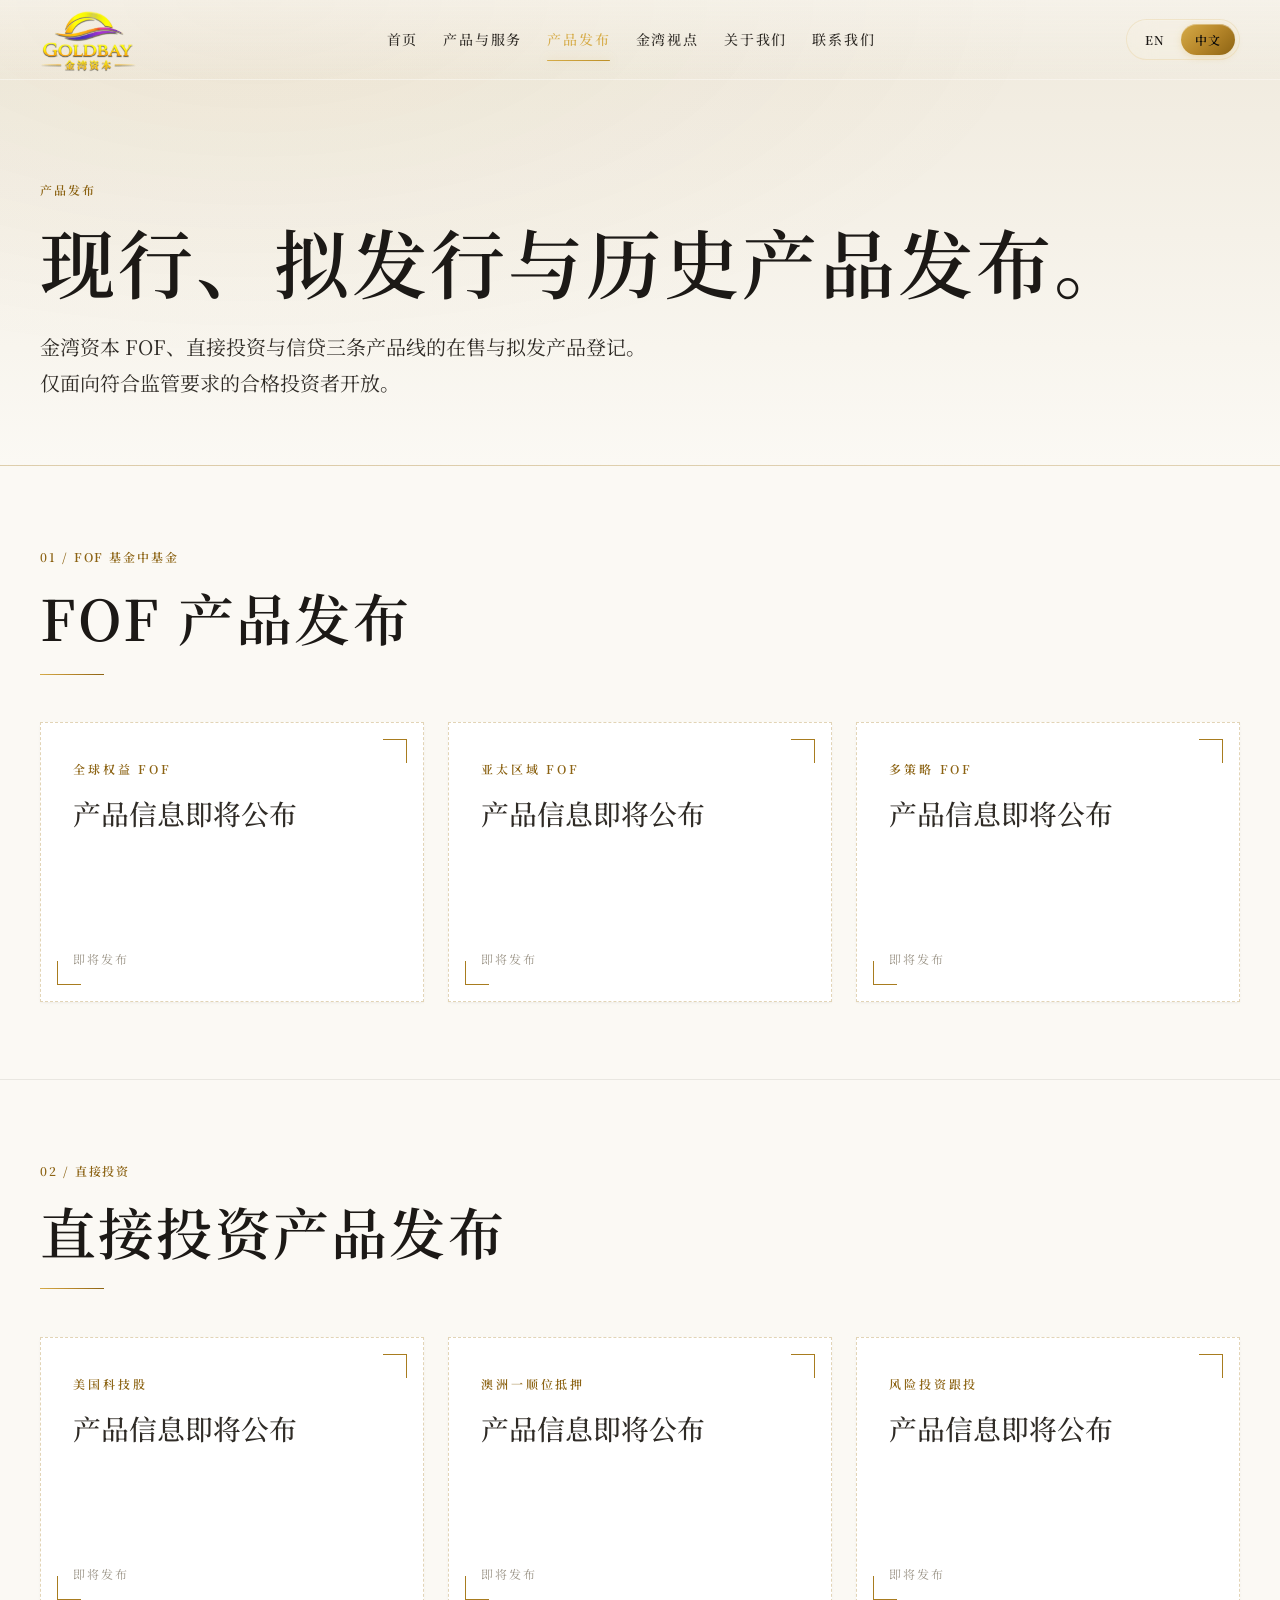
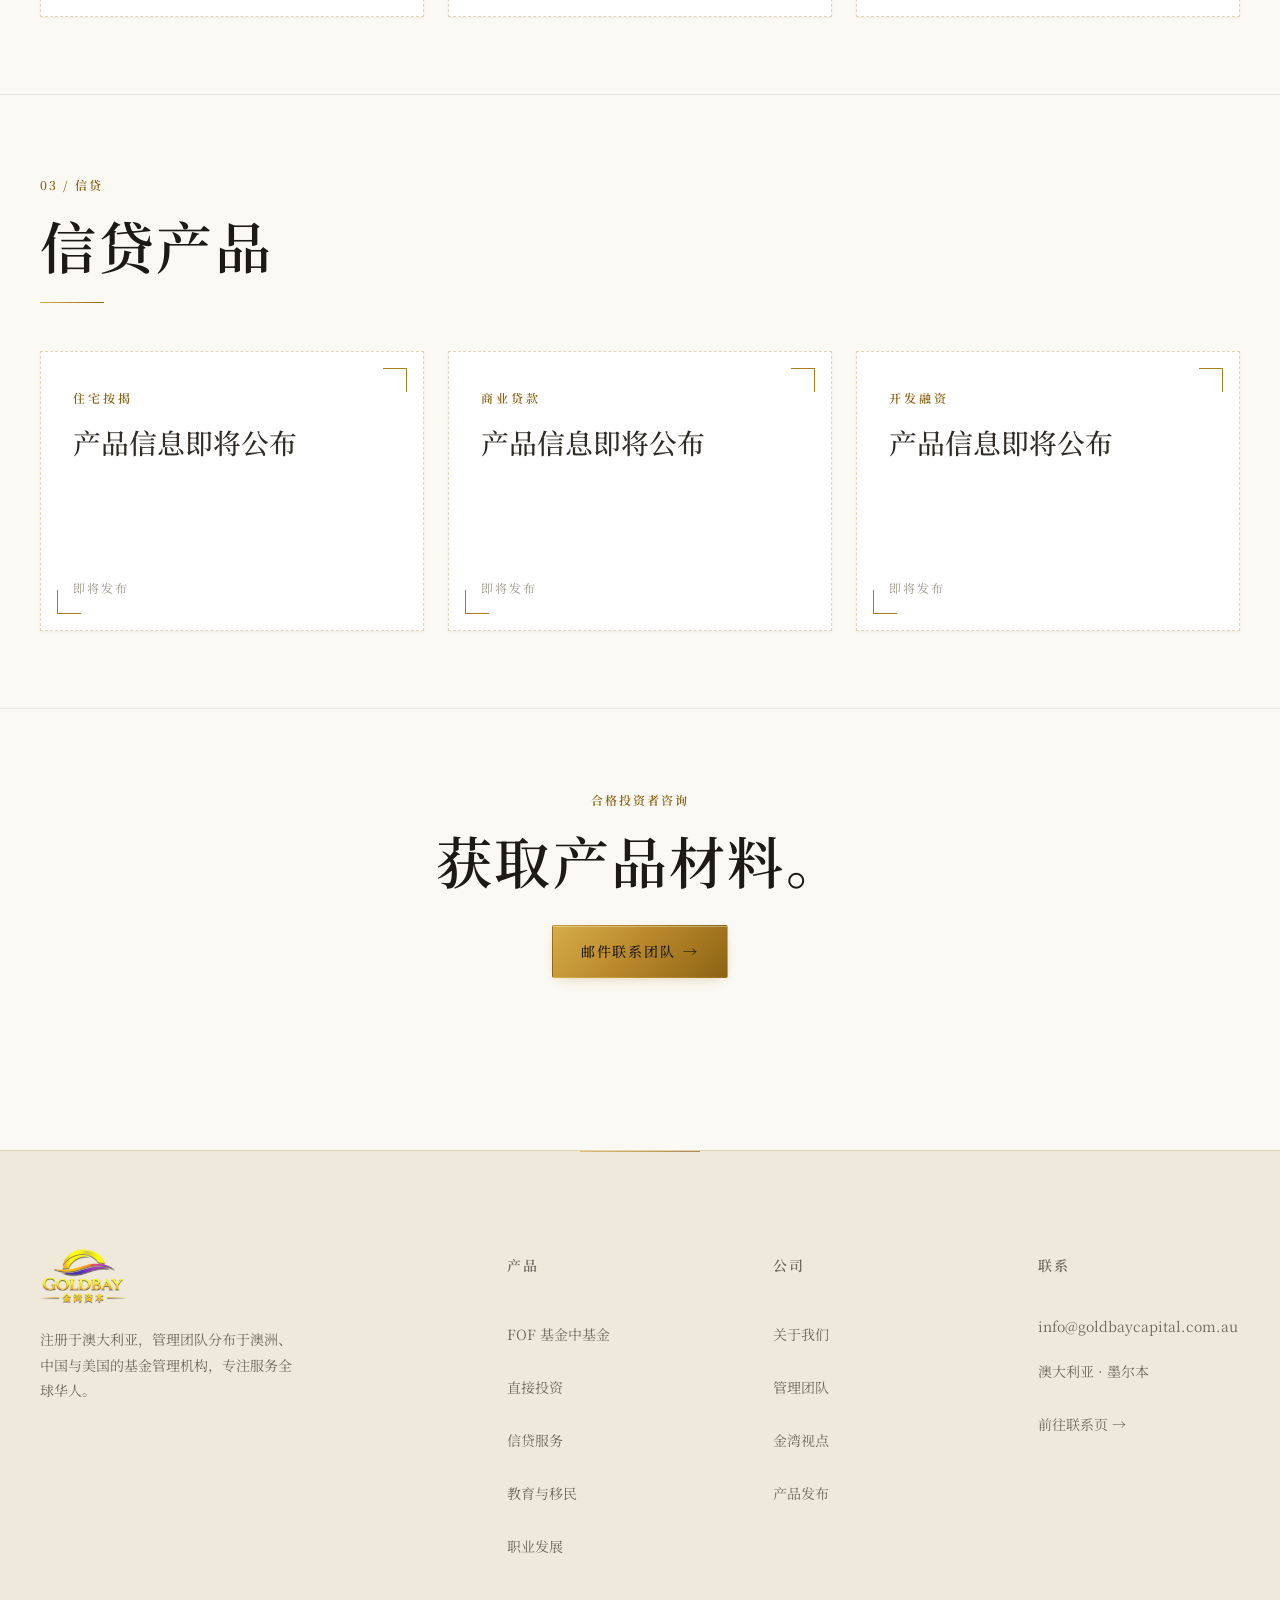
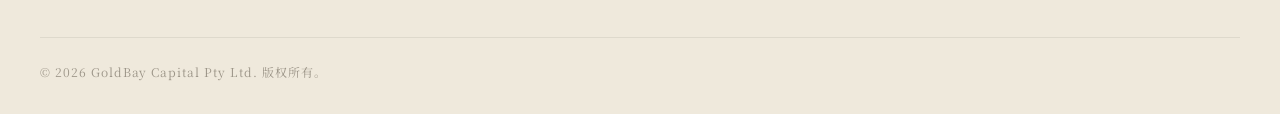
<file: product-launch.html>
<!doctype html>
<html lang="en" data-lang="en">
<head>
<meta charset="utf-8">
<meta name="viewport" content="width=device-width, initial-scale=1">
<title>Product Launch · GoldBay Capital · 金湾资本</title>
<meta name="description" content="Active and upcoming GoldBay Capital product launches across FOF, Direct Investment, and Credit.">
<meta name="theme-color" content="#0A0E1A">
<link rel="icon" href="assets/img/Logo.png">
<link rel="preconnect" href="https://fonts.googleapis.com">
<link rel="preconnect" href="https://fonts.gstatic.com" crossorigin>
<link rel="stylesheet" href="https://fonts.googleapis.com/css2?family=Cormorant+Garamond:wght@400;500;600&family=Inter:wght@400;500;600&family=Noto+Serif+SC:wght@400;500;600;700&display=swap">
<link rel="stylesheet" href="css/tokens.css">
<link rel="stylesheet" href="css/base.css">
<link rel="stylesheet" href="css/components.css">
<link rel="stylesheet" href="css/pages.css">
<script src="js/i18n.js"></script>
</head>
<body>

<header class="site-header" data-cms="header">
  <div class="header-inner">
    <a class="site-logo" href="index.html" aria-label="GoldBay Capital — Home">
      <img class="logo-rest" src="assets/img/Logo.NoScroll.png" alt="GoldBay Capital">
      <img class="logo-scrolled" src="assets/img/Logo.png" alt="" aria-hidden="true">
    </a>
    <nav class="primary-nav" aria-label="Primary">
      <a href="index.html"><span lang="en">Home</span><span lang="zh">首页</span></a>
      <a href="products.html"><span lang="en">Products &amp; Services</span><span lang="zh">产品与服务</span></a>
      <a href="product-launch.html" aria-current="page"><span lang="en">Product Launch</span><span lang="zh">产品发布</span></a>
      <a href="insights.html"><span lang="en">GoldBay Insights</span><span lang="zh">金湾视点</span></a>
      <a href="about.html"><span lang="en">About</span><span lang="zh">关于我们</span></a>
      <a href="contact.html"><span lang="en">Contact</span><span lang="zh">联系我们</span></a>
    </nav>
    <div class="header-utility">
      <div class="lang-toggle" role="group" aria-label="Language">
        <button data-lang="en" aria-pressed="true">EN</button>
        <button data-lang="zh" aria-pressed="false">中文</button>
      </div>
      <button class="menu-toggle" aria-label="Menu" aria-expanded="false" aria-controls="mobile-nav"><span></span></button>
    </div>
  </div>
</header>

<nav class="mobile-nav" id="mobile-nav" aria-label="Mobile">
  <a href="index.html"><span lang="en">Home</span><span lang="zh">首页</span></a>
  <a href="products.html"><span lang="en">Products &amp; Services</span><span lang="zh">产品与服务</span></a>
  <a href="product-launch.html"><span lang="en">Product Launch</span><span lang="zh">产品发布</span></a>
  <a href="insights.html"><span lang="en">GoldBay Insights</span><span lang="zh">金湾视点</span></a>
  <a href="about.html"><span lang="en">About</span><span lang="zh">关于我们</span></a>
  <a href="contact.html"><span lang="en">Contact</span><span lang="zh">联系我们</span></a>
</nav>

<main>

  <section class="page-header" data-cms="page-header">
    <div class="container">
      <span class="eyebrow"><span lang="en">Product Launch</span><span lang="zh">产品发布</span></span>
      <h1 class="page-header__title">
        <span lang="en">Open, upcoming, and past product launches.</span>
        <span lang="zh">现行、拟发行与历史产品发布。</span>
      </h1>
      <p class="page-header__lead">
        <span lang="en">A live register of GoldBay Capital product launches across the FOF, Direct Investment, and Credit lines. Accessible to qualified investors in accordance with applicable regulatory requirements.</span>
        <span lang="zh">金湾资本 FOF、直接投资与信贷三条产品线的在售与拟发产品登记。仅面向符合监管要求的合格投资者开放。</span>
      </p>
    </div>
  </section>

  <section class="section" id="fof" data-cms="launches-fof">
    <div class="container">
      <div class="section-head">
        <span class="eyebrow">01 / <span lang="en">FOF</span><span lang="zh" class="inline">FOF 基金中基金</span></span>
        <h2 class="section-title">
          <span lang="en">Fund of Fund launches</span>
          <span lang="zh">FOF 产品发布</span>
        </h2>
        <div class="gold-rule"></div>
      </div>
      <div class="placeholder-grid">
        <article class="placeholder-card" data-cms="launch-card">
          <div>
            <span class="placeholder-card__tag"><span lang="en">Global Equity FOF</span><span lang="zh">全球权益 FOF</span></span>
            <h3 class="placeholder-card__title"><span lang="en">Product details forthcoming</span><span lang="zh">产品信息即将公布</span></h3>
          </div>
          <span class="placeholder-card__status"><span lang="en">Coming soon</span><span lang="zh">即将发布</span></span>
        </article>
        <article class="placeholder-card" data-cms="launch-card">
          <div>
            <span class="placeholder-card__tag"><span lang="en">Asia-Pacific FOF</span><span lang="zh">亚太区域 FOF</span></span>
            <h3 class="placeholder-card__title"><span lang="en">Product details forthcoming</span><span lang="zh">产品信息即将公布</span></h3>
          </div>
          <span class="placeholder-card__status"><span lang="en">Coming soon</span><span lang="zh">即将发布</span></span>
        </article>
        <article class="placeholder-card" data-cms="launch-card">
          <div>
            <span class="placeholder-card__tag"><span lang="en">Multi-Strategy FOF</span><span lang="zh">多策略 FOF</span></span>
            <h3 class="placeholder-card__title"><span lang="en">Product details forthcoming</span><span lang="zh">产品信息即将公布</span></h3>
          </div>
          <span class="placeholder-card__status"><span lang="en">Coming soon</span><span lang="zh">即将发布</span></span>
        </article>
      </div>
    </div>
  </section>

  <section class="section" id="direct" data-cms="launches-direct">
    <div class="container">
      <div class="section-head">
        <span class="eyebrow">02 / <span lang="en">Direct Investment</span><span lang="zh" class="inline">直接投资</span></span>
        <h2 class="section-title">
          <span lang="en">Direct Investment launches</span>
          <span lang="zh">直接投资产品发布</span>
        </h2>
        <div class="gold-rule"></div>
      </div>
      <div class="placeholder-grid">
        <article class="placeholder-card" data-cms="launch-card">
          <div>
            <span class="placeholder-card__tag"><span lang="en">U.S. Technology Equities</span><span lang="zh">美国科技股</span></span>
            <h3 class="placeholder-card__title"><span lang="en">Product details forthcoming</span><span lang="zh">产品信息即将公布</span></h3>
          </div>
          <span class="placeholder-card__status"><span lang="en">Coming soon</span><span lang="zh">即将发布</span></span>
        </article>
        <article class="placeholder-card" data-cms="launch-card">
          <div>
            <span class="placeholder-card__tag"><span lang="en">Australia First-Mortgage</span><span lang="zh">澳洲一顺位抵押</span></span>
            <h3 class="placeholder-card__title"><span lang="en">Product details forthcoming</span><span lang="zh">产品信息即将公布</span></h3>
          </div>
          <span class="placeholder-card__status"><span lang="en">Coming soon</span><span lang="zh">即将发布</span></span>
        </article>
        <article class="placeholder-card" data-cms="launch-card">
          <div>
            <span class="placeholder-card__tag"><span lang="en">Venture Co-Invest</span><span lang="zh">风险投资跟投</span></span>
            <h3 class="placeholder-card__title"><span lang="en">Product details forthcoming</span><span lang="zh">产品信息即将公布</span></h3>
          </div>
          <span class="placeholder-card__status"><span lang="en">Coming soon</span><span lang="zh">即将发布</span></span>
        </article>
      </div>
    </div>
  </section>

  <section class="section" id="credit" data-cms="launches-credit">
    <div class="container">
      <div class="section-head">
        <span class="eyebrow">03 / <span lang="en">Credit</span><span lang="zh" class="inline">信贷</span></span>
        <h2 class="section-title">
          <span lang="en">Credit products</span>
          <span lang="zh">信贷产品</span>
        </h2>
        <div class="gold-rule"></div>
      </div>
      <div class="placeholder-grid">
        <article class="placeholder-card" data-cms="launch-card">
          <div>
            <span class="placeholder-card__tag"><span lang="en">Residential Mortgage</span><span lang="zh">住宅按揭</span></span>
            <h3 class="placeholder-card__title"><span lang="en">Product details forthcoming</span><span lang="zh">产品信息即将公布</span></h3>
          </div>
          <span class="placeholder-card__status"><span lang="en">Coming soon</span><span lang="zh">即将发布</span></span>
        </article>
        <article class="placeholder-card" data-cms="launch-card">
          <div>
            <span class="placeholder-card__tag"><span lang="en">Commercial Loan</span><span lang="zh">商业贷款</span></span>
            <h3 class="placeholder-card__title"><span lang="en">Product details forthcoming</span><span lang="zh">产品信息即将公布</span></h3>
          </div>
          <span class="placeholder-card__status"><span lang="en">Coming soon</span><span lang="zh">即将发布</span></span>
        </article>
        <article class="placeholder-card" data-cms="launch-card">
          <div>
            <span class="placeholder-card__tag"><span lang="en">Development Finance</span><span lang="zh">开发融资</span></span>
            <h3 class="placeholder-card__title"><span lang="en">Product details forthcoming</span><span lang="zh">产品信息即将公布</span></h3>
          </div>
          <span class="placeholder-card__status"><span lang="en">Coming soon</span><span lang="zh">即将发布</span></span>
        </article>
      </div>
    </div>
  </section>

  <section class="section cta-band" data-cms="cta">
    <div class="container">
      <span class="eyebrow"><span lang="en">Qualified investor enquiries</span><span lang="zh">合格投资者咨询</span></span>
      <h2 class="section-title" style="margin-top: 1rem;">
        <span lang="en">Request product materials.</span>
        <span lang="zh">获取产品材料。</span>
      </h2>
      <a class="btn btn--gold" href="mailto:info@goldbaycapital.com.au">
        <span lang="en">Email the team</span>
        <span lang="zh">邮件联系团队</span>
        <span class="arrow" aria-hidden="true">→</span>
      </a>
    </div>
  </section>

</main>

<footer class="site-footer" data-cms="footer">
  <div class="container">
    <div class="footer-grid">
      <div class="footer-brand">
        <img src="assets/img/Logo.png" alt="GoldBay Capital">
        <p class="footer-tagline">
          <span lang="en">An Australia-registered fund management institution serving the global Chinese community across Australia, China, and the United States.</span>
          <span lang="zh">注册于澳大利亚，管理团队分布于澳洲、中国与美国的基金管理机构，专注服务全球华人。</span>
        </p>
      </div>
      <div class="footer-col">
        <h4><span lang="en">Products</span><span lang="zh">产品</span></h4>
        <a href="products.html#fof"><span lang="en">Fund of Fund</span><span lang="zh">FOF 基金中基金</span></a>
        <a href="products.html#direct"><span lang="en">Direct Investment</span><span lang="zh">直接投资</span></a>
        <a href="products.html#credit"><span lang="en">Credit Services</span><span lang="zh">信贷服务</span></a>
        <a href="products.html#education"><span lang="en">Education &amp; Immigration</span><span lang="zh">教育与移民</span></a>
        <a href="products.html#career"><span lang="en">Career Development</span><span lang="zh">职业发展</span></a>
      </div>
      <div class="footer-col">
        <h4><span lang="en">Company</span><span lang="zh">公司</span></h4>
        <a href="about.html"><span lang="en">About</span><span lang="zh">关于我们</span></a>
        <a href="about.html#team"><span lang="en">Management</span><span lang="zh">管理团队</span></a>
        <a href="insights.html"><span lang="en">GoldBay Insights</span><span lang="zh">金湾视点</span></a>
        <a href="product-launch.html"><span lang="en">Product Launch</span><span lang="zh">产品发布</span></a>
      </div>
      <div class="footer-col">
        <h4><span lang="en">Contact</span><span lang="zh">联系</span></h4>
        <a href="mailto:info@goldbaycapital.com.au">info@goldbaycapital.com.au</a>
        <span><span lang="en">Melbourne, Australia</span><span lang="zh">澳大利亚 · 墨尔本</span></span>
        <a href="contact.html"><span lang="en">Contact page →</span><span lang="zh">前往联系页 →</span></a>
      </div>
    </div>
    <div class="footer-bottom">
      <span>© 2026 GoldBay Capital Pty Ltd. <span lang="en">All rights reserved.</span><span lang="zh" class="inline">版权所有。</span></span>
    </div>
  </div>
</footer>

<script src="js/nav.js"></script>
</body>
</html>
</file>
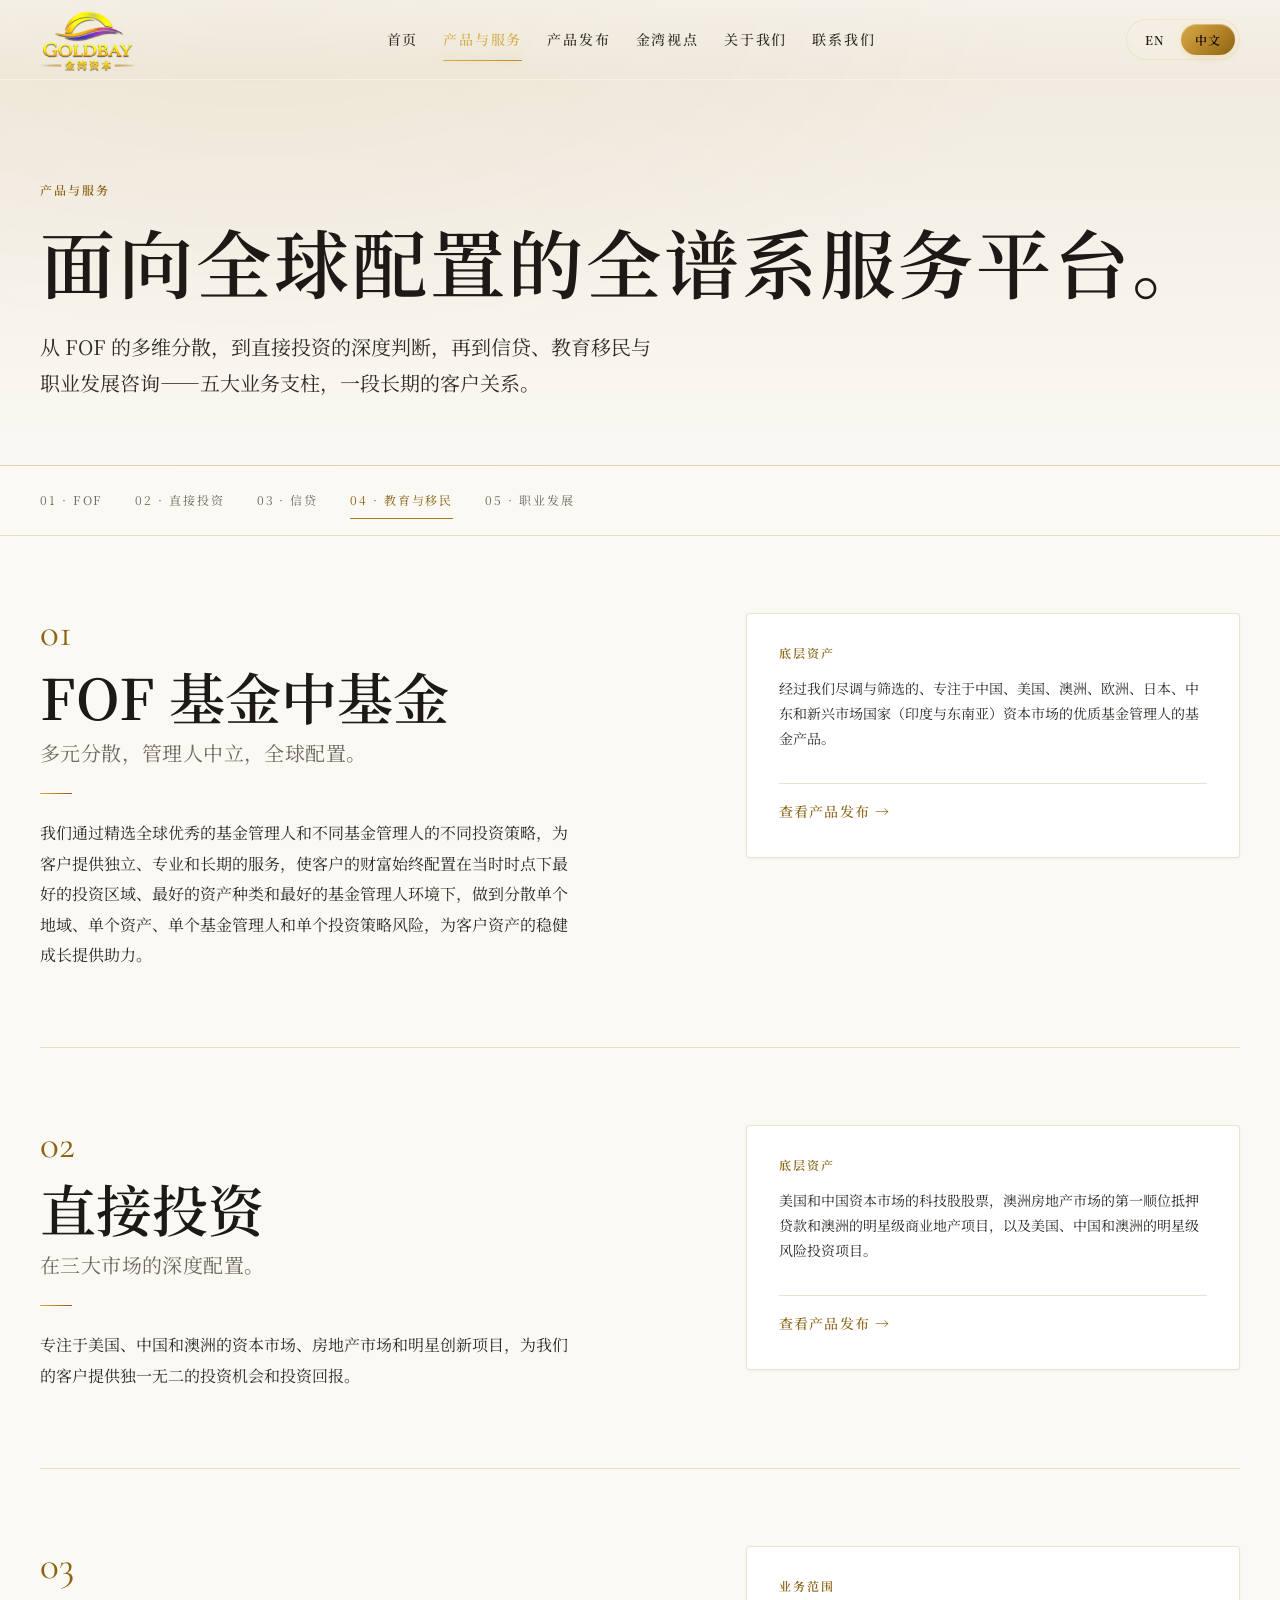
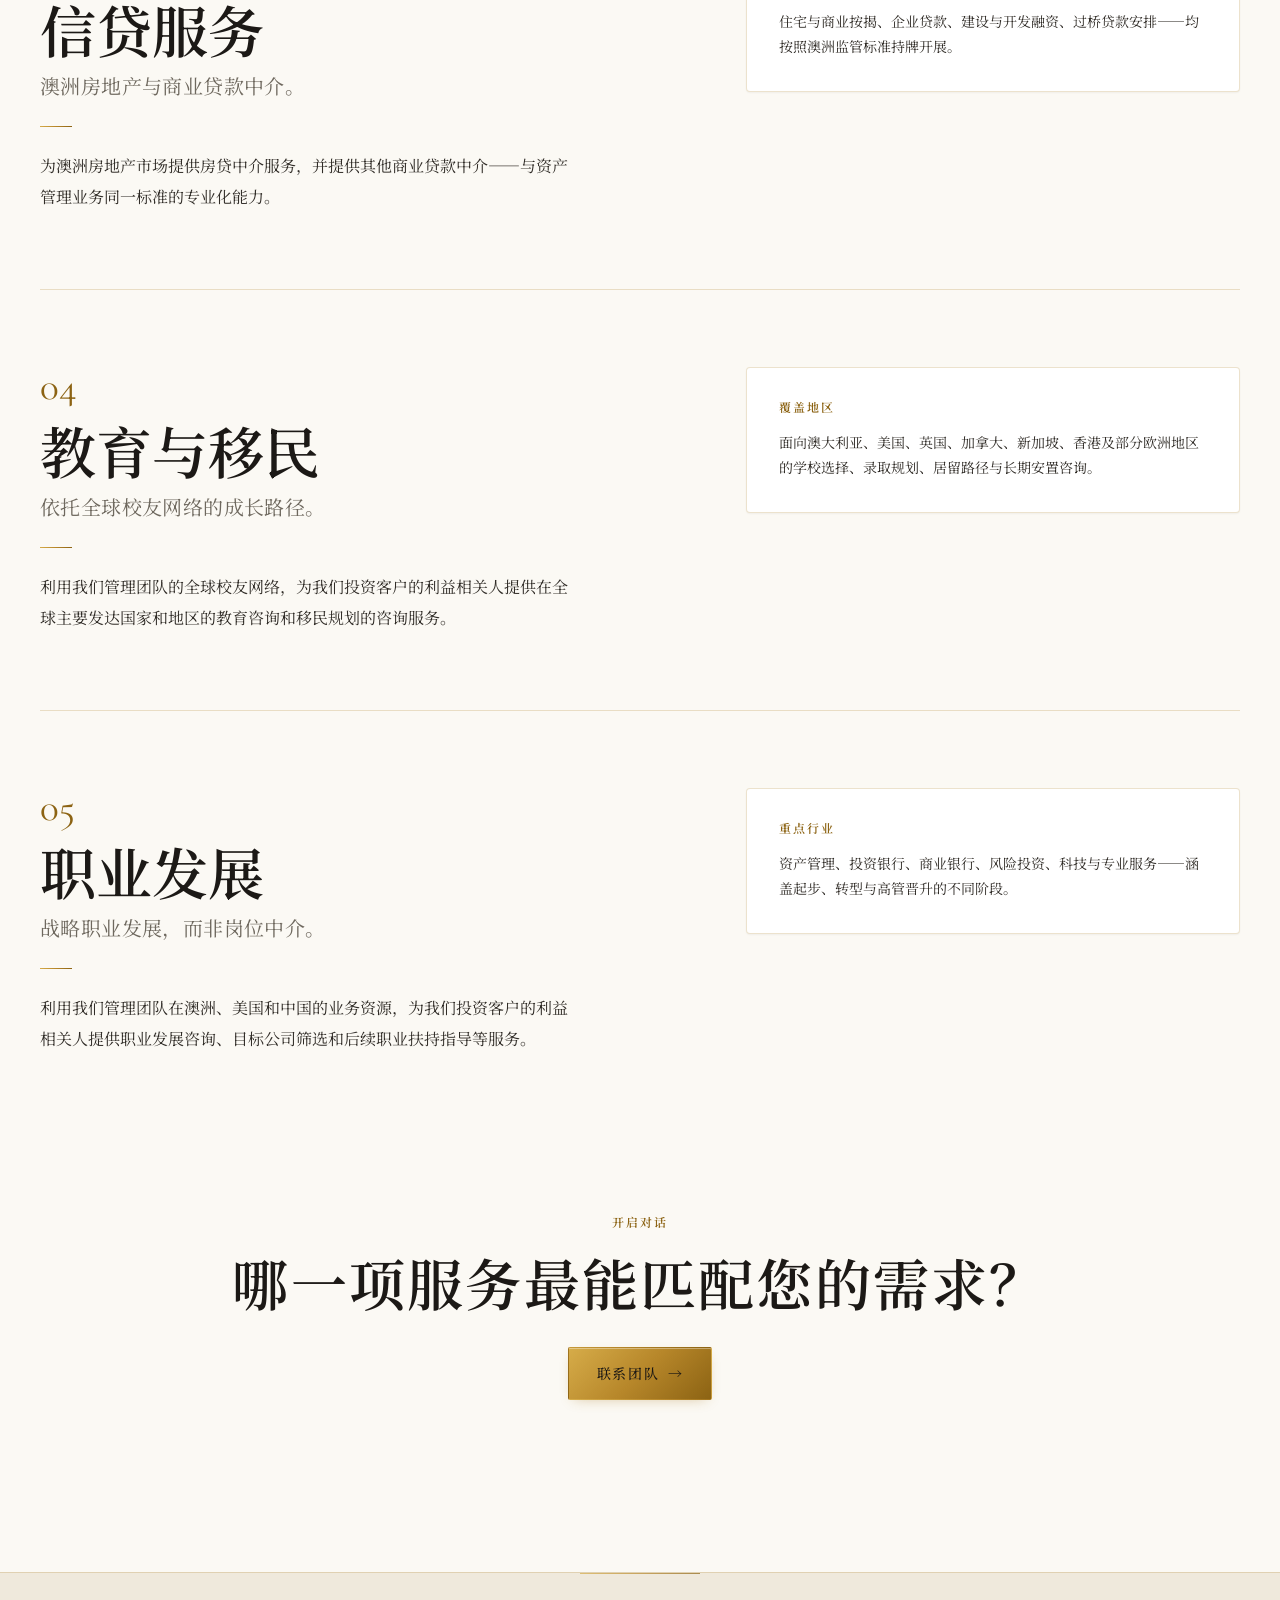
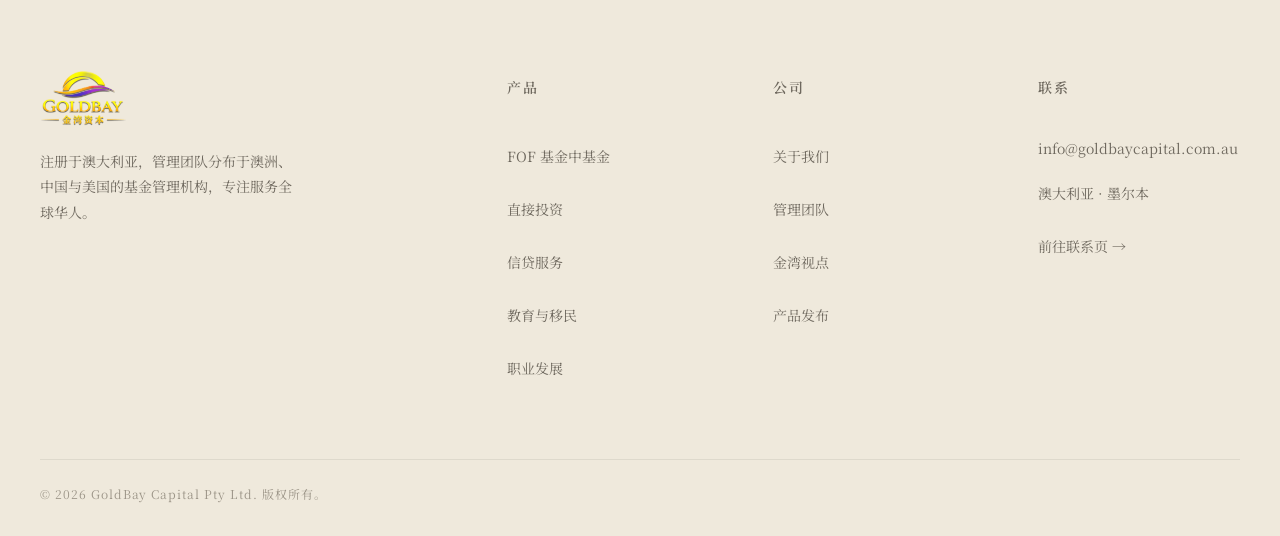
<file: products.html>
<!doctype html>
<html lang="en" data-lang="en">
<head>
<meta charset="utf-8">
<meta name="viewport" content="width=device-width, initial-scale=1">
<title>Products &amp; Services · GoldBay Capital · 金湾资本</title>
<meta name="description" content="GoldBay Capital services: FOF, Direct Investment, Credit, Education & Immigration, Career Development.">
<meta name="theme-color" content="#0A0E1A">
<link rel="icon" href="assets/img/Logo.png">
<link rel="preconnect" href="https://fonts.googleapis.com">
<link rel="preconnect" href="https://fonts.gstatic.com" crossorigin>
<link rel="stylesheet" href="https://fonts.googleapis.com/css2?family=Cormorant+Garamond:wght@400;500;600&family=Inter:wght@400;500;600&family=Noto+Serif+SC:wght@400;500;600;700&display=swap">
<link rel="stylesheet" href="css/tokens.css">
<link rel="stylesheet" href="css/base.css">
<link rel="stylesheet" href="css/components.css">
<link rel="stylesheet" href="css/pages.css">
<script src="js/i18n.js"></script>
</head>
<body>

<header class="site-header" data-cms="header">
  <div class="header-inner">
    <a class="site-logo" href="index.html" aria-label="GoldBay Capital — Home">
      <img class="logo-rest" src="assets/img/Logo.NoScroll.png" alt="GoldBay Capital">
      <img class="logo-scrolled" src="assets/img/Logo.png" alt="" aria-hidden="true">
    </a>
    <nav class="primary-nav" aria-label="Primary">
      <a href="index.html"><span lang="en">Home</span><span lang="zh">首页</span></a>
      <a href="products.html" aria-current="page"><span lang="en">Products &amp; Services</span><span lang="zh">产品与服务</span></a>
      <a href="product-launch.html"><span lang="en">Product Launch</span><span lang="zh">产品发布</span></a>
      <a href="insights.html"><span lang="en">GoldBay Insights</span><span lang="zh">金湾视点</span></a>
      <a href="about.html"><span lang="en">About</span><span lang="zh">关于我们</span></a>
      <a href="contact.html"><span lang="en">Contact</span><span lang="zh">联系我们</span></a>
    </nav>
    <div class="header-utility">
      <div class="lang-toggle" role="group" aria-label="Language">
        <button data-lang="en" aria-pressed="true">EN</button>
        <button data-lang="zh" aria-pressed="false">中文</button>
      </div>
      <button class="menu-toggle" aria-label="Menu" aria-expanded="false" aria-controls="mobile-nav"><span></span></button>
    </div>
  </div>
</header>

<nav class="mobile-nav" id="mobile-nav" aria-label="Mobile">
  <a href="index.html"><span lang="en">Home</span><span lang="zh">首页</span></a>
  <a href="products.html"><span lang="en">Products &amp; Services</span><span lang="zh">产品与服务</span></a>
  <a href="product-launch.html"><span lang="en">Product Launch</span><span lang="zh">产品发布</span></a>
  <a href="insights.html"><span lang="en">GoldBay Insights</span><span lang="zh">金湾视点</span></a>
  <a href="about.html"><span lang="en">About</span><span lang="zh">关于我们</span></a>
  <a href="contact.html"><span lang="en">Contact</span><span lang="zh">联系我们</span></a>
</nav>

<main>

  <section class="page-header" data-cms="page-header">
    <div class="container">
      <span class="eyebrow"><span lang="en">Products &amp; Services</span><span lang="zh">产品与服务</span></span>
      <h1 class="page-header__title">
        <span lang="en">A full-spectrum platform for global allocation.</span>
        <span lang="zh">面向全球配置的全谱系服务平台。</span>
      </h1>
      <p class="page-header__lead">
        <span lang="en">From fund-of-funds diversification to direct investment conviction, from credit facilitation to education and career advisory — five pillars of service, one long-term relationship.</span>
        <span lang="zh">从 FOF 的多维分散，到直接投资的深度判断，再到信贷、教育移民与职业发展咨询——五大业务支柱，一段长期的客户关系。</span>
      </p>
    </div>
  </section>

  <div class="anchor-nav">
    <div class="anchor-nav__inner">
      <a href="#fof">01 · <span lang="en">FOF</span><span lang="zh" class="inline">FOF</span></a>
      <a href="#direct">02 · <span lang="en">Direct Investment</span><span lang="zh" class="inline">直接投资</span></a>
      <a href="#credit">03 · <span lang="en">Credit</span><span lang="zh" class="inline">信贷</span></a>
      <a href="#education">04 · <span lang="en">Education &amp; Immigration</span><span lang="zh" class="inline">教育与移民</span></a>
      <a href="#career">05 · <span lang="en">Career</span><span lang="zh" class="inline">职业发展</span></a>
    </div>
  </div>

  <div class="container">

    <section class="service" id="fof" data-cms="service-fof">
      <div>
        <span class="service__index">01</span>
        <h2 class="service__title"><span lang="en">Fund of Fund</span><span lang="zh">FOF 基金中基金</span></h2>
        <p class="service__subtitle"><span lang="en">Diversified, manager-agnostic, globally allocated.</span><span lang="zh">多元分散，管理人中立，全球配置。</span></p>
        <div class="gold-rule gold-rule--short"></div>
        <div class="service__body">
          <div lang="en"><p>By carefully selecting excellent fund managers around the world and their differentiated strategy products, we provide our clients with independent, professional, and long-term service. Client wealth remains allocated at all times to the best regions, the best asset types, and the best fund managers at that moment — diversifying across single-region, single-asset, single-manager, and single-strategy risks so asset value can grow stably.</p></div>
          <div lang="zh"><p>我们通过精选全球优秀的基金管理人和不同基金管理人的不同投资策略，为客户提供独立、专业和长期的服务，使客户的财富始终配置在当时时点下最好的投资区域、最好的资产种类和最好的基金管理人环境下，做到分散单个地域、单个资产、单个基金管理人和单个投资策略风险，为客户资产的稳健成长提供助力。</p></div>
        </div>
      </div>
      <aside class="service__aside">
        <h4><span lang="en">Underlying Assets</span><span lang="zh">底层资产</span></h4>
        <p>
          <span lang="en">Fund products of excellent managers focused on the capital markets of China, the U.S., Australia, Europe, Japan, the Middle East, and emerging markets (India and South-East Asia) — after our due diligence and selection.</span>
          <span lang="zh">经过我们尽调与筛选的、专注于中国、美国、澳洲、欧洲、日本、中东和新兴市场国家（印度与东南亚）资本市场的优质基金管理人的基金产品。</span>
        </p>
        <a class="service__launch-link" href="product-launch.html#fof">
          <span lang="en">See Product Launches →</span>
          <span lang="zh">查看产品发布 →</span>
        </a>
      </aside>
    </section>

    <section class="service" id="direct" data-cms="service-direct">
      <div>
        <span class="service__index">02</span>
        <h2 class="service__title"><span lang="en">Direct Investment</span><span lang="zh">直接投资</span></h2>
        <p class="service__subtitle"><span lang="en">Conviction allocations across three markets.</span><span lang="zh">在三大市场的深度配置。</span></p>
        <div class="gold-rule gold-rule--short"></div>
        <div class="service__body">
          <div lang="en"><p>Focused on the projects in the capital markets, real estate markets, and star-level innovative start-ups of the U.S., China, and Australia, we provide our clients with unique investment opportunities and investment returns.</p></div>
          <div lang="zh"><p>专注于美国、中国和澳洲的资本市场、房地产市场和明星创新项目，为我们的客户提供独一无二的投资机会和投资回报。</p></div>
        </div>
      </div>
      <aside class="service__aside">
        <h4><span lang="en">Underlying Assets</span><span lang="zh">底层资产</span></h4>
        <p>
          <span lang="en">High-tech equities in the U.S. and China capital markets; first-mortgage loans and star-level commercial real estate in Australia; and star-level venture capital projects across the U.S., China, and Australia.</span>
          <span lang="zh">美国和中国资本市场的科技股股票，澳洲房地产市场的第一顺位抵押贷款和澳洲的明星级商业地产项目，以及美国、中国和澳洲的明星级风险投资项目。</span>
        </p>
        <a class="service__launch-link" href="product-launch.html#direct">
          <span lang="en">See Product Launches →</span>
          <span lang="zh">查看产品发布 →</span>
        </a>
      </aside>
    </section>

    <section class="service" id="credit" data-cms="service-credit">
      <div>
        <span class="service__index">03</span>
        <h2 class="service__title"><span lang="en">Credit Services</span><span lang="zh">信贷服务</span></h2>
        <p class="service__subtitle"><span lang="en">Mortgage and commercial-loan brokerage in Australia.</span><span lang="zh">澳洲房地产与商业贷款中介。</span></p>
        <div class="gold-rule gold-rule--short"></div>
        <div class="service__body">
          <div lang="en"><p>We provide loan-mortgage brokerage services for the Australian real-estate market, alongside other commercial-loan intermediation — a specialist capability within the group, held to the same standards of advice as our asset management practice.</p></div>
          <div lang="zh"><p>为澳洲房地产市场提供房贷中介服务，并提供其他商业贷款中介——与资产管理业务同一标准的专业化能力。</p></div>
        </div>
      </div>
      <aside class="service__aside">
        <h4><span lang="en">Scope</span><span lang="zh">业务范围</span></h4>
        <p>
          <span lang="en">Residential and commercial mortgages. Business loans. Construction and development finance. Bridging arrangements. All services licensed and delivered in accordance with Australian regulatory standards.</span>
          <span lang="zh">住宅与商业按揭、企业贷款、建设与开发融资、过桥贷款安排——均按照澳洲监管标准持牌开展。</span>
        </p>
      </aside>
    </section>

    <section class="service" id="education" data-cms="service-education">
      <div>
        <span class="service__index">04</span>
        <h2 class="service__title"><span lang="en">Education &amp; Immigration</span><span lang="zh">教育与移民</span></h2>
        <p class="service__subtitle"><span lang="en">Pathways through a global alumni network.</span><span lang="zh">依托全球校友网络的成长路径。</span></p>
        <div class="gold-rule gold-rule--short"></div>
        <div class="service__body">
          <div lang="en"><p>Based on our team members' global alumni resources, we provide our investors with advisory service on education and immigration to the main advanced countries and regions in the world for their stakeholders.</p></div>
          <div lang="zh"><p>利用我们管理团队的全球校友网络，为我们投资客户的利益相关人提供在全球主要发达国家和地区的教育咨询和移民规划的咨询服务。</p></div>
        </div>
      </div>
      <aside class="service__aside">
        <h4><span lang="en">Coverage</span><span lang="zh">覆盖地区</span></h4>
        <p>
          <span lang="en">Advisory for Australia, the United States, the United Kingdom, Canada, Singapore, Hong Kong, and selected European jurisdictions — school selection, admissions, residency pathways, and long-term settlement.</span>
          <span lang="zh">面向澳大利亚、美国、英国、加拿大、新加坡、香港及部分欧洲地区的学校选择、录取规划、居留路径与长期安置咨询。</span>
        </p>
      </aside>
    </section>

    <section class="service" id="career" data-cms="service-career">
      <div>
        <span class="service__index">05</span>
        <h2 class="service__title"><span lang="en">Career Development</span><span lang="zh">职业发展</span></h2>
        <p class="service__subtitle"><span lang="en">Strategic career support, not job placement.</span><span lang="zh">战略职业发展，而非岗位中介。</span></p>
        <div class="gold-rule gold-rule--short"></div>
        <div class="service__body">
          <div lang="en"><p>Based on our business connections in Australia, the U.S., and China, we provide our investors with advisory service on professional development, employer selection, and ongoing support for further career promotion for their stakeholders.</p></div>
          <div lang="zh"><p>利用我们管理团队在澳洲、美国和中国的业务资源，为我们投资客户的利益相关人提供职业发展咨询、目标公司筛选和后续职业扶持指导等服务。</p></div>
        </div>
      </div>
      <aside class="service__aside">
        <h4><span lang="en">Sectors</span><span lang="zh">重点行业</span></h4>
        <p>
          <span lang="en">Asset management, investment banking, commercial banking, venture capital, technology, professional services. Advisory for early-career placement, mid-career transitions, and executive advancement.</span>
          <span lang="zh">资产管理、投资银行、商业银行、风险投资、科技与专业服务——涵盖起步、转型与高管晋升的不同阶段。</span>
        </p>
      </aside>
    </section>

  </div>

  <section class="section cta-band" data-cms="cta">
    <div class="container">
      <span class="eyebrow"><span lang="en">Start a conversation</span><span lang="zh">开启对话</span></span>
      <h2 class="section-title" style="margin-top: 1rem;">
        <span lang="en">Which service would you like to explore?</span>
        <span lang="zh">哪一项服务最能匹配您的需求？</span>
      </h2>
      <a class="btn btn--gold" href="contact.html">
        <span lang="en">Contact the team</span>
        <span lang="zh">联系团队</span>
        <span class="arrow" aria-hidden="true">→</span>
      </a>
    </div>
  </section>

</main>

<footer class="site-footer" data-cms="footer">
  <div class="container">
    <div class="footer-grid">
      <div class="footer-brand">
        <img src="assets/img/Logo.png" alt="GoldBay Capital">
        <p class="footer-tagline">
          <span lang="en">An Australia-registered fund management institution serving the global Chinese community across Australia, China, and the United States.</span>
          <span lang="zh">注册于澳大利亚，管理团队分布于澳洲、中国与美国的基金管理机构，专注服务全球华人。</span>
        </p>
      </div>
      <div class="footer-col">
        <h4><span lang="en">Products</span><span lang="zh">产品</span></h4>
        <a href="products.html#fof"><span lang="en">Fund of Fund</span><span lang="zh">FOF 基金中基金</span></a>
        <a href="products.html#direct"><span lang="en">Direct Investment</span><span lang="zh">直接投资</span></a>
        <a href="products.html#credit"><span lang="en">Credit Services</span><span lang="zh">信贷服务</span></a>
        <a href="products.html#education"><span lang="en">Education &amp; Immigration</span><span lang="zh">教育与移民</span></a>
        <a href="products.html#career"><span lang="en">Career Development</span><span lang="zh">职业发展</span></a>
      </div>
      <div class="footer-col">
        <h4><span lang="en">Company</span><span lang="zh">公司</span></h4>
        <a href="about.html"><span lang="en">About</span><span lang="zh">关于我们</span></a>
        <a href="about.html#team"><span lang="en">Management</span><span lang="zh">管理团队</span></a>
        <a href="insights.html"><span lang="en">GoldBay Insights</span><span lang="zh">金湾视点</span></a>
        <a href="product-launch.html"><span lang="en">Product Launch</span><span lang="zh">产品发布</span></a>
      </div>
      <div class="footer-col">
        <h4><span lang="en">Contact</span><span lang="zh">联系</span></h4>
        <a href="mailto:info@goldbaycapital.com.au">info@goldbaycapital.com.au</a>
        <span><span lang="en">Melbourne, Australia</span><span lang="zh">澳大利亚 · 墨尔本</span></span>
        <a href="contact.html"><span lang="en">Contact page →</span><span lang="zh">前往联系页 →</span></a>
      </div>
    </div>
    <div class="footer-bottom">
      <span>© 2026 GoldBay Capital Pty Ltd. <span lang="en">All rights reserved.</span><span lang="zh" class="inline">版权所有。</span></span>
    </div>
  </div>
</footer>

<script src="js/nav.js"></script>
</body>
</html>
</file>
<file: css/tokens.css>
:root {
  /* Surface hierarchy — warm, light, premium (deepest → lightest) */
  --ink-950: #EFE9DC;
  --ink-900: #FBF9F4;
  --ink-800: #FFFFFF;
  --ink-700: #F4EEE3;
  --ink-600: #EAE3D5;

  /* Dark ink — text on gold, deep emphasis */
  --ink-deep: #1A1714;
  --ink-deeper: #0E0C0A;

  /* Text scale — warm charcoal on cream */
  --ivory: #1C1916;
  --ivory-dim: #2F2B26;
  --warm-grey: #6E685E;
  --warm-grey-dim: #9C9588;

  /* Refined gold — tuned for legibility on cream */
  --gold-600: #8C6313;
  --gold-500: #A87C1F;
  --gold-400: #BD8F26;
  --gold-300: #D6AC49;
  --gold-gradient: linear-gradient(135deg, #D6AC49 0%, #B7872A 50%, #8C6313 100%);

  --plum-800: #2A1C40;
  --plum-700: #402957;

  --font-serif-en: 'Cormorant Garamond', 'Times New Roman', serif;
  --font-sans-en: 'Inter', -apple-system, BlinkMacSystemFont, 'Helvetica Neue', Arial, sans-serif;
  --font-serif-zh: 'Noto Serif SC', 'Source Han Serif SC', 'Songti SC', 'SimSun', serif;

  --fs-display: clamp(2.75rem, 1.5rem + 4vw, 5.5rem);
  --fs-h1: clamp(2.25rem, 1.5rem + 2.5vw, 4rem);
  --fs-h2: clamp(1.75rem, 1.25rem + 1.5vw, 2.75rem);
  --fs-h3: clamp(1.35rem, 1.1rem + 0.8vw, 1.75rem);
  --fs-lead: clamp(1.05rem, 0.95rem + 0.4vw, 1.25rem);
  --fs-body: 1rem;
  --fs-small: 0.875rem;
  --fs-micro: 0.75rem;

  --lh-tight: 1.15;
  --lh-snug: 1.3;
  --lh-normal: 1.65;
  --lh-relaxed: 1.8;

  --tracking-wide: 0.08em;
  --tracking-wider: 0.16em;
  --tracking-widest: 0.24em;

  --space-1: 0.25rem;
  --space-2: 0.5rem;
  --space-3: 0.75rem;
  --space-4: 1rem;
  --space-5: 1.5rem;
  --space-6: 2rem;
  --space-7: 3rem;
  --space-8: 4rem;
  --space-9: 6rem;
  --space-10: 8rem;

  --container-max: 1280px;
  --container-pad: clamp(1.25rem, 4vw, 2.5rem);
  --section-y: clamp(4rem, 6vw, 6rem);

  --radius-sm: 2px;
  --radius-md: 4px;
  --radius-lg: 8px;

  --transition-fast: 180ms cubic-bezier(0.4, 0, 0.2, 1);
  --transition-base: 280ms cubic-bezier(0.4, 0, 0.2, 1);
  --transition-slow: 480ms cubic-bezier(0.4, 0, 0.2, 1);

  --header-h: 80px;
  --header-h-scrolled: 64px;

  --hairline: 1px solid rgba(168, 123, 30, 0.22);
  --hairline-strong: 1px solid rgba(168, 123, 30, 0.42);
  --divider-ink: 1px solid rgba(28, 25, 22, 0.08);

  /* Soft shadows — restrained elevation for light theme */
  --shadow-sm: 0 1px 2px rgba(28, 25, 22, 0.035), 0 1px 3px rgba(28, 25, 22, 0.025);
  --shadow-md: 0 6px 18px -6px rgba(28, 25, 22, 0.07), 0 2px 6px rgba(28, 25, 22, 0.04);
  --shadow-lg: 0 18px 40px -14px rgba(28, 25, 22, 0.09), 0 6px 14px rgba(28, 25, 22, 0.045);
  --shadow-gold: 0 10px 28px -10px rgba(168, 123, 30, 0.32);

  --z-header: 100;
  --z-overlay: 200;
  --z-modal: 300;
}
</file>
<file: css/base.css>
*,
*::before,
*::after {
  box-sizing: border-box;
}

html {
  -webkit-text-size-adjust: 100%;
  -moz-tab-size: 4;
  tab-size: 4;
  scroll-behavior: smooth;
}

body {
  margin: 0;
  padding: 0;
  min-height: 100vh;
  width: 100%;
  font-family: var(--font-sans-en);
  font-size: var(--fs-body);
  line-height: var(--lh-normal);
  color: var(--ivory);
  background-color: var(--ink-900);
  -webkit-font-smoothing: antialiased;
  -moz-osx-font-smoothing: grayscale;
  text-rendering: optimizeLegibility;
  overflow-x: hidden;
}

main,
section,
header,
footer,
nav,
article,
aside {
  display: block;
  margin: 0;
}

html[data-lang="zh"] body {
  font-family: var(--font-serif-zh);
}

img,
picture,
video,
canvas,
svg {
  display: block;
  max-width: 100%;
}

input,
button,
textarea,
select {
  font: inherit;
  color: inherit;
}

button {
  background: none;
  border: 0;
  cursor: pointer;
  padding: 0;
}

a {
  color: var(--gold-600);
  text-decoration: none;
  transition: color var(--transition-fast);
}

a:hover {
  color: var(--gold-500);
}

a:focus-visible,
button:focus-visible {
  outline: 2px solid var(--gold-500);
  outline-offset: 3px;
}

h1, h2, h3, h4, h5, h6 {
  margin: 0;
  font-weight: 500;
  line-height: var(--lh-tight);
  color: var(--ivory);
}

p {
  margin: 0;
}

ul, ol {
  margin: 0;
  padding: 0;
  list-style: none;
}

::selection {
  background: var(--gold-300);
  color: var(--ink-deep);
}

/* bilingual toggle visibility — hide the off-language, preserve natural display type */
html[data-lang="en"] [lang="zh"] { display: none !important; }
html[data-lang="zh"] [lang="en"] { display: none !important; }

/* container */
.container {
  width: 100%;
  max-width: var(--container-max);
  margin-inline: auto;
  padding-inline: var(--container-pad);
}

.section {
  padding-block: var(--section-y);
  position: relative;
}

.section + .section {
  border-top: var(--divider-ink);
}

.eyebrow {
  display: inline-block;
  font-family: var(--font-sans-en);
  font-size: var(--fs-micro);
  font-weight: 600;
  letter-spacing: var(--tracking-widest);
  text-transform: uppercase;
  color: var(--gold-600);
}

html[data-lang="zh"] .eyebrow {
  font-family: var(--font-serif-zh);
  letter-spacing: var(--tracking-wider);
}

.section-title {
  font-family: var(--font-serif-en);
  font-size: var(--fs-h1);
  font-weight: 500;
  letter-spacing: 0.005em;
  margin-top: var(--space-4);
}

html[data-lang="zh"] .section-title {
  font-family: var(--font-serif-zh);
  font-weight: 600;
  letter-spacing: 0.04em;
}

.section-lead {
  max-width: 64ch;
  margin-top: var(--space-5);
  font-size: var(--fs-lead);
  line-height: var(--lh-relaxed);
  color: var(--warm-grey);
}

html[data-lang="zh"] .section-lead {
  max-width: 40em;
  line-height: 1.9;
}

.gold-rule {
  width: 64px;
  height: 1px;
  background: var(--gold-gradient);
  margin-top: var(--space-5);
  margin-bottom: var(--space-5);
}

.gold-rule--short {
  width: 32px;
}

.visually-hidden {
  position: absolute;
  width: 1px;
  height: 1px;
  padding: 0;
  margin: -1px;
  overflow: hidden;
  clip: rect(0, 0, 0, 0);
  white-space: nowrap;
  border: 0;
}

@media (prefers-reduced-motion: reduce) {
  html {
    scroll-behavior: auto;
  }
  *,
  *::before,
  *::after {
    animation-duration: 0.01ms !important;
    animation-iteration-count: 1 !important;
    transition-duration: 0.01ms !important;
  }
}
</file>
<file: css/components.css>
/* ================ HEADER ================ */
.site-header {
  position: fixed;
  top: 0;
  left: 0;
  right: 0;
  z-index: var(--z-header);
  height: var(--header-h);
  display: flex;
  align-items: center;
  background: linear-gradient(
    to bottom,
    rgba(251, 249, 244, 0.55),
    rgba(251, 249, 244, 0)
  );
  transition:
    background-color var(--transition-base),
    height var(--transition-base),
    border-color var(--transition-base),
    box-shadow var(--transition-base);
  border-bottom: 1px solid transparent;
}

.site-header.is-scrolled,
.site-header.is-solid {
  height: var(--header-h-scrolled);
  background: linear-gradient(
    180deg,
    rgba(26, 21, 38, 0.92) 0%,
    rgba(20, 16, 28, 0.92) 100%
  );
  backdrop-filter: blur(24px) saturate(1.4);
  -webkit-backdrop-filter: blur(24px) saturate(1.4);
  border-bottom: 1px solid rgba(168, 123, 30, 0.22);
  box-shadow:
    inset 0 1px 0 rgba(255, 255, 255, 0.04),
    0 12px 36px -18px rgba(10, 8, 18, 0.55);
}

.header-inner {
  width: 100%;
  max-width: var(--container-max);
  margin-inline: auto;
  padding-inline: var(--container-pad);
  display: flex;
  align-items: center;
  justify-content: space-between;
  gap: var(--space-6);
}

.site-logo {
  display: inline-flex;
  align-items: center;
  gap: var(--space-3);
  text-decoration: none;
}

.site-logo img {
  height: 62px;
  width: auto;
  image-rendering: auto;
  filter: drop-shadow(0 1px 0px rgba(0, 0, 0, 0.6));
  transition:
    height var(--transition-base),
    filter var(--transition-base);
}
.footer-brand img {
  filter: drop-shadow(0 1px 0px rgba(0, 0, 0, 0.6));
  transition:
    height var(--transition-base),
    filter var(--transition-base);
}

.site-header.is-scrolled .site-logo img {
  height: 44px;
}

.site-logo .logo-scrolled {
  display: none;
}
.site-header.is-scrolled .site-logo .logo-rest,
.site-header.is-solid .site-logo .logo-rest {
  display: none;
}
.site-header.is-scrolled .site-logo .logo-scrolled,
.site-header.is-solid .site-logo .logo-scrolled {
  display: inline-block;
}

.primary-nav {
  display: flex;
  gap: clamp(1rem, 2vw, 2rem);
  align-items: center;
}

.primary-nav a {
  position: relative;
  font-size: var(--fs-small);
  font-weight: 500;
  letter-spacing: 0.04em;
  color: var(--ivory-dim);
  padding: var(--space-2) 0;
  transition: color var(--transition-fast);
}
.is-scrolled .primary-nav a {
  color: var(--ink-600);
}

html[data-lang="zh"] .primary-nav a {
  letter-spacing: 0.12em;
  font-family: var(--font-serif-zh);
}

.primary-nav a::after {
  content: "";
  position: absolute;
  left: 0;
  bottom: -2px;
  width: 0;
  height: 1.5px;
  background: linear-gradient(90deg, var(--gold-300), var(--gold-400));
  border-radius: 2px;
  box-shadow: 0 0 8px rgba(214, 172, 73, 0.5);
  transition: width var(--transition-base);
}

.primary-nav a:hover,
.primary-nav a[aria-current="page"] {
  color: var(--gold-300);
}

.primary-nav a:hover::after,
.primary-nav a[aria-current="page"]::after {
  width: 100%;
}

.header-utility {
  display: flex;
  align-items: center;
  gap: var(--space-4);
}

/* Language toggle */
.lang-toggle {
  display: inline-flex;
  align-items: center;
  padding: 4px;
  border: 1px solid rgba(214, 172, 73, 0.18);
  border-radius: 999px;
  gap: 2px;
  background: rgba(255, 255, 255, 0.06);
  backdrop-filter: blur(14px) saturate(1.3);
  -webkit-backdrop-filter: blur(14px) saturate(1.3);
  box-shadow: inset 0 1px 0 rgba(255, 255, 255, 0.08);
}

.lang-toggle button {
  font-size: var(--fs-micro);
  letter-spacing: var(--tracking-wide);
  font-weight: 600;
  padding: 6px 14px;
  border-radius: 999px;
  transition:
    color var(--transition-fast),
    background-color var(--transition-fast),
    box-shadow var(--transition-fast);
  text-transform: uppercase;
}
.is-scrolled .lang-toggle button {
  color: var(--ink-600);
}
.lang-toggle button[aria-pressed="true"] {
  background: var(--gold-gradient);
  color: var(--ink-deeper);
  box-shadow:
    inset 0 1px 0 rgba(255, 255, 255, 0.35),
    0 2px 10px -2px rgba(214, 172, 73, 0.45);
}

.lang-toggle button:not([aria-pressed="true"]):hover {
  color: var(--ink-900);
  background: rgba(255, 255, 255, 0.05);
}

/* Mobile menu */
.menu-toggle {
  display: none;
  width: 40px;
  height: 40px;
  align-items: center;
  justify-content: center;
  position: relative;
}

.menu-toggle span {
  width: 22px;
  height: 2px;
  background: rgba(26, 21, 38, 0.88);
  position: relative;
  transition: background var(--transition-fast);
}
.is-scrolled .menu-toggle span {
  background: rgba(251, 249, 244, 0.88);
}

.menu-toggle span::before,
.menu-toggle span::after {
  content: "";
  position: absolute;
  left: 0;
  width: 22px;
  height: 2px;
  background: rgba(26, 21, 38, 0.88);
  transition:
    transform var(--transition-base),
    top var(--transition-base);
}
.is-scrolled .menu-toggle span::before,
.is-scrolled .menu-toggle span::after {
  background: rgba(251, 249, 244, 0.88);
}

.menu-toggle span::before {
  top: -7px;
}
.menu-toggle span::after {
  top: 7px;
}

.menu-toggle[aria-expanded="true"] span {
  background: transparent;
}
.menu-toggle[aria-expanded="true"] span::before {
  top: 0;
  transform: rotate(45deg);
}
.menu-toggle[aria-expanded="true"] span::after {
  top: 0;
  transform: rotate(-45deg);
}

.mobile-nav {
  position: fixed;
  inset: 0;
  background: rgba(251, 249, 244, 0.98);
  backdrop-filter: blur(20px);
  z-index: calc(var(--z-header) - 1);
  display: flex;
  flex-direction: column;
  align-items: center;
  justify-content: center;
  gap: var(--space-6);
  padding: var(--header-h) var(--container-pad) var(--space-8);
  opacity: 0;
  pointer-events: none;
  transition: opacity var(--transition-base);
}

.mobile-nav.is-open {
  opacity: 1;
  pointer-events: auto;
}

.mobile-nav a {
  font-family: var(--font-serif-en);
  font-size: clamp(1.5rem, 5vw, 2.25rem);
  color: var(--ivory);
  font-weight: 400;
  letter-spacing: 0.005em;
}

html[data-lang="zh"] .mobile-nav a {
  font-family: var(--font-serif-zh);
  font-weight: 500;
}

@media (max-width: 900px) {
  .primary-nav {
    display: none;
  }
  .menu-toggle {
    display: inline-flex;
  }
}

/* ================ BUTTONS ================ */
.btn {
  display: inline-flex;
  align-items: center;
  gap: var(--space-2);
  padding: 14px 28px;
  font-family: var(--font-sans-en);
  font-size: var(--fs-small);
  font-weight: 500;
  letter-spacing: var(--tracking-wide);
  text-transform: uppercase;
  border-radius: var(--radius-sm);
  transition: all var(--transition-base);
  cursor: pointer;
  border: 1px solid transparent;
}

html[data-lang="zh"] .btn {
  font-family: var(--font-serif-zh);
  letter-spacing: 0.12em;
  text-transform: none;
}

.btn--gold {
  background: var(--gold-gradient);
  color: var(--ink-deep);
  box-shadow:
    0 1px 0 rgba(255, 255, 255, 0.35) inset,
    0 4px 14px -6px rgba(168, 123, 30, 0.45);
}

.btn--gold:hover {
  transform: translateY(-1px);
  box-shadow:
    0 1px 0 rgba(255, 255, 255, 0.4) inset,
    var(--shadow-gold);
  color: var(--ink-deeper);
}

.btn--ghost {
  color: var(--ivory-dim);
  border-color: rgba(168, 123, 30, 0.45);
  background: rgba(255, 255, 255, 0.4);
}

.btn--ghost:hover {
  color: var(--gold-600);
  border-color: var(--gold-500);
  background: rgba(255, 255, 255, 0.7);
}

.btn .arrow {
  transition: transform var(--transition-base);
}

.btn:hover .arrow {
  transform: translateX(4px);
}

/* ================ CARDS ================ */
.card {
  background: var(--ink-800);
  border: 1px solid rgba(28, 25, 22, 0.06);
  padding: var(--space-6);
  border-radius: var(--radius-md);
  box-shadow: var(--shadow-sm);
  transition:
    border-color var(--transition-base),
    transform var(--transition-base),
    background-color var(--transition-base),
    box-shadow var(--transition-base);
  position: relative;
  overflow: hidden;
}

.card:hover {
  border-color: rgba(168, 123, 30, 0.42);
  transform: translateY(-3px);
  box-shadow: var(--shadow-md);
}

.card::before {
  content: "";
  position: absolute;
  top: 0;
  left: 0;
  width: 0;
  height: 1px;
  background: var(--gold-gradient);
  transition: width var(--transition-slow);
}

.card:hover::before {
  width: 100%;
}

.card-eyebrow {
  font-size: var(--fs-micro);
  letter-spacing: var(--tracking-widest);
  text-transform: uppercase;
  color: var(--gold-600);
  font-weight: 600;
}

.card-title {
  font-family: var(--font-serif-en);
  font-size: var(--fs-h3);
  font-weight: 500;
  margin-top: var(--space-3);
  color: var(--ivory);
}

html[data-lang="zh"] .card-title {
  font-family: var(--font-serif-zh);
  font-weight: 600;
}

.card-body {
  margin-top: var(--space-3);
  color: var(--warm-grey);
  font-size: var(--fs-small);
  line-height: var(--lh-relaxed);
}

/* ================ FOOTER ================ */
.site-footer {
  background: var(--ink-950);
  padding: var(--space-9) 0 var(--space-6);
  border-top: var(--hairline);
  margin-top: var(--space-9);
  position: relative;
}

.site-footer::before {
  content: "";
  position: absolute;
  top: 0;
  left: 50%;
  transform: translateX(-50%);
  width: min(120px, 30%);
  height: 1px;
  background: var(--gold-gradient);
  opacity: 0.7;
}

.footer-grid {
  display: grid;
  grid-template-columns: 2fr 1fr 1fr 1fr;
  gap: var(--space-8);
}

@media (max-width: 900px) {
  .footer-grid {
    grid-template-columns: 1fr 1fr;
  }
}

@media (max-width: 560px) {
  .footer-grid {
    grid-template-columns: 1fr;
  }
}

.footer-brand img {
  height: 56px;
  width: auto;
  margin-bottom: var(--space-5);
}

.footer-tagline {
  color: var(--warm-grey);
  font-size: var(--fs-small);
  max-width: 32ch;
  line-height: var(--lh-relaxed);
}

.footer-col h4 {
  font-size: var(--fs-micro);
  letter-spacing: var(--tracking-widest);
  text-transform: uppercase;
  color: var(--gold-600);
  margin-bottom: var(--space-5);
  font-weight: 600;
}

html[data-lang="zh"] .footer-col h4 {
  letter-spacing: var(--tracking-wider);
}

.footer-col a,
.footer-col span {
  display: block;
  color: var(--warm-grey);
  font-size: var(--fs-small);
  padding: var(--space-2) 0;
  line-height: 1.5;
}

.footer-col a:hover {
  color: var(--gold-600);
}

.footer-bottom {
  margin-top: var(--space-8);
  padding-top: var(--space-5);
  border-top: var(--divider-ink);
  display: flex;
  justify-content: space-between;
  flex-wrap: wrap;
  gap: var(--space-4);
  color: var(--warm-grey-dim);
  font-size: var(--fs-micro);
  letter-spacing: var(--tracking-wide);
}
</file>
<file: css/pages.css>
/* ================ HERO ================ */
.hero {
  position: relative;
  height: 100vh;
  min-height: 640px;
  width: 100%;
  margin: 0;
  padding: 0;
  overflow: hidden;
  background: var(--ink-950);
}

.hero__video {
  position: absolute;
  inset: 0;
  width: 100%;
  height: 100%;
  object-fit: cover;
  object-position: center;
  animation: heroKenBurns 28s ease-in-out infinite alternate;
  will-change: transform;
}

@keyframes heroKenBurns {
  0% {
    transform: scale(1.04) translate3d(0, 0, 0);
  }
  100% {
    transform: scale(1.12) translate3d(-1.2%, -0.8%, 0);
  }
}

@media (prefers-reduced-motion: reduce) {
  .hero__video {
    animation: none;
  }
}

.hero__scrim {
  position: absolute;
  inset: 0;
  background: linear-gradient(
    to bottom,
    rgba(251, 249, 244, 0.32) 0%,
    rgba(251, 249, 244, 0) 35%,
    rgba(251, 249, 244, 0) 60%,
    rgba(251, 249, 244, 0.7) 100%
  );
  pointer-events: none;
}

.hero__unmute {
  position: absolute;
  top: 50%;
  left: 50%;
  transform: translate(-50%, -50%);
  display: inline-flex;
  align-items: center;
  gap: 0.6rem;
  padding: 0.85rem 1.6rem;
  border-radius: 999px;
  border: 1px solid rgba(168, 123, 30, 0.5);
  background: rgba(251, 249, 244, 0.62);
  backdrop-filter: blur(10px) saturate(1.1);
  -webkit-backdrop-filter: blur(10px) saturate(1.1);
  color: var(--gold-600);
  font-family: inherit;
  font-size: var(--fs-small, 0.95rem);
  letter-spacing: 0.02em;
  cursor: pointer;
  box-shadow: 0 4px 18px -8px rgba(28, 25, 22, 0.18);
  transition:
    background 0.25s ease,
    border-color 0.25s ease,
    color 0.25s ease,
    opacity 0.3s ease,
    transform 0.3s ease;
}

.hero__unmute:hover {
  background: rgba(255, 255, 255, 0.8);
  border-color: var(--gold-500);
  color: var(--gold-500);
}

.hero__unmute.is-hidden {
  opacity: 0;
  pointer-events: none;
  transform: translate(-50%, -50%) scale(0.96);
}

.hero__unmute-icon {
  flex-shrink: 0;
}

.hero__sound-toggle {
  position: absolute;
  right: var(--space-6);
  bottom: var(--space-6);
  width: 44px;
  height: 44px;
  display: inline-flex;
  align-items: center;
  justify-content: center;
  border-radius: 999px;
  border: 1px solid rgba(168, 123, 30, 0.4);
  background: rgba(251, 249, 244, 0.62);
  backdrop-filter: blur(10px) saturate(1.1);
  -webkit-backdrop-filter: blur(10px) saturate(1.1);
  color: var(--gold-600);
  cursor: pointer;
  box-shadow: 0 4px 14px -8px rgba(28, 25, 22, 0.15);
  transition:
    background 0.25s ease,
    border-color 0.25s ease,
    color 0.25s ease;
}

.hero__sound-toggle:hover {
  background: rgba(255, 255, 255, 0.8);
  border-color: var(--gold-500);
  color: var(--gold-500);
}

.hero__sound-icon {
  display: none;
}
.hero__sound-toggle[aria-pressed="false"] .hero__sound-icon--muted {
  display: block;
}
.hero__sound-toggle[aria-pressed="true"] .hero__sound-icon--on {
  display: block;
}
.hero__sound-toggle[aria-pressed="true"] {
  color: var(--gold-500);
}

.hero__scroll-hint {
  position: absolute;
  bottom: var(--space-6);
  left: 50%;
  transform: translateX(-50%);
  color: var(--gold-600);
  font-size: var(--fs-micro);
  letter-spacing: var(--tracking-widest);
  text-transform: uppercase;
  display: flex;
  flex-direction: column;
  align-items: center;
  gap: var(--space-3);
  opacity: 0.85;
  font-weight: 500;
}

html[data-lang="zh"] .hero__scroll-hint {
  letter-spacing: var(--tracking-wider);
  text-transform: none;
}

.hero__scroll-hint::after {
  content: "";
  display: block;
  width: 1px;
  height: 44px;
  background: linear-gradient(to bottom, var(--gold-500), transparent);
  animation: scrollPulse 2.4s ease-in-out infinite;
}

@keyframes scrollPulse {
  0%,
  100% {
    transform: scaleY(0.4);
    transform-origin: top;
    opacity: 0.3;
  }
  50% {
    transform: scaleY(1);
    transform-origin: top;
    opacity: 1;
  }
}

@media (max-width: 768px) {
  .hero {
    min-height: 0;
    height: auto;
    aspect-ratio: 16 / 9;
  }
  .hero__video {
    object-fit: contain;
  }
  .hero__scroll-hint,
  .hero__unmute,
  .hero__sound-toggle {
    display: none;
  }
}

/* ================ PILLARS / STRATEGIC OBJECTIVE ================ */
.strategy-visual {
  display: grid;
  grid-template-columns: minmax(0, 1.35fr) minmax(320px, 0.65fr);
  gap: var(--space-6);
  margin-top: var(--space-8);
  border: 1px solid rgba(28, 25, 22, 0.06);
  background: linear-gradient(135deg, #ffffff 0%, var(--ink-700) 100%);
  box-shadow: var(--shadow-md);
  overflow: hidden;
}

.strategy-visual__photo {
  margin: 0;
  min-height: 360px;
  position: relative;
  overflow: hidden;
}

.strategy-visual__photo::after {
  content: "";
  position: absolute;
  inset: 0;
  background:
    linear-gradient(
      270deg,
      rgba(255, 255, 255, 0.05) 0%,
      rgba(255, 255, 255, 0) 60%
    ),
    linear-gradient(180deg, rgba(168, 123, 30, 0.04), transparent 50%);
  pointer-events: none;
}

.strategy-visual__photo img {
  position: absolute;
  inset: 0;
  width: 100%;
  height: 100%;
  object-fit: cover;
  filter: saturate(0.92) contrast(1.02);
  transform: scale(1.02);
}

.strategy-visual__panel {
  align-self: stretch;
  padding: var(--space-7);
  display: flex;
  flex-direction: column;
  justify-content: center;
  border-left: 1px solid rgba(168, 123, 30, 0.2);
  background: rgba(255, 255, 255, 0.5);
}

.strategy-visual__label {
  font-size: var(--fs-micro);
  letter-spacing: var(--tracking-widest);
  text-transform: uppercase;
  color: var(--gold-600);
  font-weight: 600;
}

html[data-lang="zh"] .strategy-visual__label {
  letter-spacing: var(--tracking-wider);
  text-transform: none;
}

.strategy-visual__panel h3 {
  font-family: var(--font-serif-en);
  font-size: var(--fs-h2);
  font-weight: 500;
  margin-top: var(--space-4);
  color: var(--ivory);
}

html[data-lang="zh"] .strategy-visual__panel h3 {
  font-family: var(--font-serif-zh);
  font-weight: 600;
}

.strategy-visual__metrics {
  display: grid;
  gap: var(--space-3);
  margin-top: var(--space-6);
}

.strategy-visual__metrics > span {
  display: flex;
  align-items: center;
  justify-content: space-between;
  gap: var(--space-4);
  padding-block: var(--space-3);
  border-top: 1px solid rgba(28, 25, 22, 0.08);
  color: var(--warm-grey);
  font-size: var(--fs-small);
}

.strategy-visual__metrics strong {
  color: var(--gold-600);
  font-family: var(--font-serif-en);
  font-size: 1.25rem;
  font-weight: 500;
  letter-spacing: 0.08em;
}

@media (max-width: 900px) {
  .strategy-visual {
    grid-template-columns: 1fr;
  }

  .strategy-visual__photo {
    min-height: 280px;
  }

  .strategy-visual__panel {
    border-left: 0;
    border-top: 1px solid rgba(168, 123, 30, 0.2);
    padding: var(--space-6);
  }
}

.pillars {
  display: grid;
  grid-template-columns: repeat(3, 1fr);
  gap: var(--space-6);
  margin-top: var(--space-7);
}

@media (max-width: 900px) {
  .pillars {
    grid-template-columns: 1fr;
  }
}

.pillar {
  padding: var(--space-6) 64px var(--space-6) 0;
  border-top: var(--hairline);
  position: relative;
}

.pillar__icon {
  position: absolute;
  top: var(--space-6);
  right: 0;
  width: 42px;
  height: 42px;
  display: inline-flex;
  align-items: center;
  justify-content: center;
  border: 1px solid rgba(168, 123, 30, 0.32);
  color: var(--gold-600);
  background: rgba(255, 255, 255, 0.7);
  box-shadow: var(--shadow-sm);
}

.pillar__icon svg,
.card-icon svg,
.insight-card__icon svg {
  width: 22px;
  height: 22px;
  fill: none;
  stroke: currentColor;
  stroke-width: 1.55;
  stroke-linecap: round;
  stroke-linejoin: round;
}

.pillar__number {
  font-family: var(--font-serif-en);
  font-size: clamp(2.5rem, 3vw, 3.5rem);
  font-weight: 400;
  color: var(--gold-600);
  letter-spacing: -0.02em;
  line-height: 1;
  display: block;
}

.pillar__label {
  font-size: var(--fs-micro);
  letter-spacing: var(--tracking-widest);
  text-transform: uppercase;
  color: var(--gold-600);
  margin-top: var(--space-4);
  display: block;
  font-weight: 600;
}

html[data-lang="zh"] .pillar__label {
  letter-spacing: var(--tracking-wider);
}

.pillar__title {
  font-family: var(--font-serif-en);
  font-size: var(--fs-h3);
  font-weight: 500;
  margin-top: var(--space-3);
  color: var(--ivory);
}

html[data-lang="zh"] .pillar__title {
  font-family: var(--font-serif-zh);
  font-weight: 600;
}

.pillar__body {
  margin-top: var(--space-4);
  color: var(--warm-grey);
  line-height: var(--lh-relaxed);
  font-size: var(--fs-body);
}

/* ================ PRODUCTS GRID ================ */
.products-grid {
  display: grid;
  grid-template-columns: repeat(6, 1fr);
  gap: var(--space-5);
  margin-top: var(--space-7);
}

.products-grid .card {
  grid-column: span 2;
  min-height: 240px;
  display: flex;
  flex-direction: column;
  justify-content: space-between;
  padding-right: calc(var(--space-6) + 56px);
  background:
    linear-gradient(145deg, rgba(168, 123, 30, 0.04), transparent 50%),
    var(--ink-800);
}

.products-grid .card:nth-child(4) {
  grid-column: span 3;
}
.products-grid .card:nth-child(5) {
  grid-column: span 3;
}

@media (max-width: 900px) {
  .products-grid {
    grid-template-columns: 1fr 1fr;
  }
  .products-grid .card,
  .products-grid .card:nth-child(4),
  .products-grid .card:nth-child(5) {
    grid-column: span 1;
  }
}

@media (max-width: 560px) {
  .products-grid {
    grid-template-columns: 1fr;
  }

  .pillar,
  .products-grid .card,
  .insight-card {
    padding-right: var(--space-6);
    padding-top: calc(var(--space-6) + 54px);
  }
}

.card-link {
  margin-top: var(--space-5);
  font-size: var(--fs-small);
  color: var(--gold-600);
  letter-spacing: var(--tracking-wide);
  display: inline-flex;
  align-items: center;
  gap: var(--space-2);
  font-weight: 500;
}

.card-link::after {
  content: "→";
  transition: transform var(--transition-base);
}

.card:hover .card-link::after {
  transform: translateX(4px);
}

.card-icon {
  position: absolute;
  top: var(--space-6);
  right: var(--space-6);
  width: 44px;
  height: 44px;
  display: inline-flex;
  align-items: center;
  justify-content: center;
  border: 1px solid rgba(168, 123, 30, 0.3);
  color: var(--gold-600);
  background: rgba(255, 255, 255, 0.65);
}

/* ================ STATS BAND ================ */
.stats-band {
  position: relative;
  background:
    linear-gradient(
      90deg,
      rgba(251, 249, 244, 0.92),
      rgba(251, 249, 244, 0.82)
    ),
    url("../assets/img/bay.png") center / cover no-repeat,
    var(--ink-950);
  padding: var(--space-8) 0;
  border-top: var(--hairline);
  border-bottom: var(--hairline);
  margin-top: var(--space-9);
  overflow: hidden;
}

.stats-band::before {
  content: "";
  position: absolute;
  inset: 0;
  background:
    linear-gradient(180deg, rgba(168, 123, 30, 0.06), transparent 45%),
    radial-gradient(circle at 82% 18%, rgba(168, 123, 30, 0.1), transparent 32%);
  pointer-events: none;
}

.stats-band .container {
  position: relative;
  z-index: 1;
}

.stats-grid {
  display: grid;
  grid-template-columns: repeat(3, 1fr);
  gap: var(--space-6);
}

@media (max-width: 768px) {
  .stats-grid {
    grid-template-columns: 1fr;
    gap: var(--space-7);
  }
}

.stat {
  text-align: left;
  padding-left: var(--space-5);
  border-left: 1px solid rgba(168, 123, 30, 0.45);
}

.stat__value {
  font-family: var(--font-serif-en);
  font-size: clamp(2.5rem, 4.5vw, 4.25rem);
  font-weight: 400;
  color: var(--gold-600);
  line-height: 1;
  letter-spacing: -0.02em;
}

html[data-lang="zh"] .stat__value {
  font-family: var(--font-serif-zh);
  font-weight: 500;
}

.stat-num {
  display: inline-block;
  font-variant-numeric: tabular-nums;
}

.stat__label {
  margin-top: var(--space-4);
  font-size: var(--fs-small);
  color: var(--ivory-dim);
  letter-spacing: 0.04em;
  line-height: var(--lh-snug);
}

.stat__sublabel {
  margin-top: var(--space-2);
  font-size: var(--fs-micro);
  color: var(--warm-grey-dim);
  letter-spacing: var(--tracking-wide);
  text-transform: uppercase;
}

html[data-lang="zh"] .stat__sublabel {
  text-transform: none;
}

/* ================ INSIGHTS TEASER ================ */
.insights-teaser {
  display: grid;
  grid-template-columns: repeat(3, 1fr);
  gap: var(--space-6);
  margin-top: var(--space-7);
}

@media (max-width: 900px) {
  .insights-teaser {
    grid-template-columns: 1fr;
  }
}

.insight-card {
  padding: var(--space-6);
  padding-right: calc(var(--space-6) + 58px);
  border: 1px solid rgba(168, 123, 30, 0.22);
  background: var(--ink-900);
  position: relative;
  min-height: 280px;
  display: flex;
  flex-direction: column;
  justify-content: space-between;
  box-shadow: var(--shadow-sm);
  transition:
    border-color var(--transition-base),
    background-color var(--transition-base),
    box-shadow var(--transition-base),
    transform var(--transition-base);
  overflow: hidden;
}

.insight-card::before {
  content: "";
  position: absolute;
  inset: 0;
  background:
    linear-gradient(
      180deg,
      rgba(20, 18, 15, 0.18) 0%,
      rgba(20, 18, 15, 0.05) 28%,
      rgba(20, 18, 15, 0.58) 72%,
      rgba(20, 18, 15, 0.84) 100%
    ),
    linear-gradient(145deg, rgba(168, 123, 30, 0.22), transparent 48%);
  opacity: 1;
  transition: opacity var(--transition-base);
  pointer-events: none;
  z-index: 1;
}

.insight-card:hover {
  border-color: var(--gold-500);
  background: var(--ink-900);
  box-shadow: var(--shadow-md);
  transform: translateY(-2px);
}

.insight-card:hover::before {
  opacity: 1;
}

.insight-card__icon {
  position: absolute;
  top: var(--space-6);
  right: var(--space-6);
  width: 46px;
  height: 46px;
  display: inline-flex;
  align-items: center;
  justify-content: center;
  border: 1px solid rgba(244, 236, 220, 0.28);
  color: #f7f1e3;
  background: rgba(27, 23, 19, 0.42);
  backdrop-filter: blur(10px);
  z-index: 2;
}

.insight-card__meta {
  position: relative;
  z-index: 2;
  font-size: var(--fs-micro);
  letter-spacing: var(--tracking-widest);
  text-transform: uppercase;
  color: rgba(247, 241, 227, 0.84);
  font-weight: 600;
  text-shadow: 0 1px 10px rgba(20, 18, 15, 0.45);
}

.insight-card__media {
  position: absolute;
  inset: 0;
  display: block;
  overflow: hidden;
  background: rgba(168, 123, 30, 0.08);
}

.insight-card__media img {
  width: 100%;
  height: 100%;
  display: block;
  object-fit: cover;
  transition:
    transform var(--transition-base),
    filter var(--transition-base);
  filter: saturate(0.88) contrast(0.98) brightness(0.84);
}

.insight-card:hover .insight-card__media img {
  transform: scale(1.03);
  filter: saturate(0.94) contrast(1.01) brightness(0.88);
}

.insight-card__title {
  position: relative;
  z-index: 2;
  font-family: var(--font-serif-en);
  font-size: var(--fs-h3);
  font-weight: 500;
  margin-top: var(--space-4);
  color: #fffaf0;
  text-shadow: 0 4px 24px rgba(15, 12, 10, 0.5);
  max-width: 13ch;
}

html[data-lang="zh"] .insight-card__title {
  font-family: var(--font-serif-zh);
  font-weight: 500;
}

/* ================ CTA BAND ================ */
.cta-band {
  text-align: center;
  padding: var(--section-y) var(--container-pad);
}

.cta-band .section-title {
  /* max-width: 900px; */
  margin-inline: auto;
}

.cta-band .btn {
  margin-top: var(--space-6);
}

/* ================ SECTION HEAD ================ */
.section-head {
  max-width: 760px;
}

.section-head--center {
  margin-inline: auto;
  text-align: center;
}

.section-head--center .gold-rule {
  margin-inline: auto;
}

/* ================ SERVICE SECTION (products.html) ================ */
.service {
  display: grid;
  grid-template-columns: 1.3fr 1fr;
  gap: var(--space-8);
  align-items: start;
  padding-block: var(--section-y);
}

.service + .service {
  border-top: var(--hairline);
}

@media (max-width: 900px) {
  .service {
    grid-template-columns: 1fr;
    gap: var(--space-6);
  }
}

.service__index {
  font-family: var(--font-serif-en);
  font-size: var(--fs-h2);
  color: var(--gold-600);
  font-weight: 400;
  line-height: 1;
  margin-bottom: var(--space-3);
  display: block;
}

.service__title {
  font-family: var(--font-serif-en);
  font-size: var(--fs-h1);
  font-weight: 500;
  color: var(--ivory);
  margin-bottom: var(--space-2);
}

html[data-lang="zh"] .service__title {
  font-family: var(--font-serif-zh);
  font-weight: 600;
}

.service__subtitle {
  color: var(--warm-grey);
  font-size: var(--fs-lead);
  letter-spacing: 0.02em;
}

.service__body {
  margin-top: var(--space-5);
  color: var(--ivory-dim);
  font-size: var(--fs-body);
  line-height: var(--lh-relaxed);
  max-width: 60ch;
}

html[data-lang="zh"] .service__body {
  line-height: 1.9;
}

.service__aside {
  background: var(--ink-800);
  padding: var(--space-6);
  border: var(--hairline);
  border-radius: var(--radius-md);
  box-shadow: var(--shadow-sm);
  position: sticky;
  top: calc(var(--header-h-scrolled) + var(--space-5));
}

.service__aside h4 {
  font-size: var(--fs-micro);
  letter-spacing: var(--tracking-widest);
  text-transform: uppercase;
  color: var(--gold-600);
  font-weight: 600;
  margin-bottom: var(--space-4);
}

html[data-lang="zh"] .service__aside h4 {
  letter-spacing: var(--tracking-wider);
}

.service__aside p {
  font-size: var(--fs-small);
  line-height: var(--lh-relaxed);
  color: var(--ivory-dim);
}

.service__launch-link {
  display: inline-flex;
  margin-top: var(--space-6);
  font-size: var(--fs-small);
  color: var(--gold-600);
  letter-spacing: var(--tracking-wide);
  border-top: var(--hairline);
  padding-top: var(--space-4);
  width: 100%;
  font-weight: 500;
}

/* anchor nav on products page */
.anchor-nav {
  position: sticky;
  top: var(--header-h-scrolled);
  z-index: 10;
  background: rgba(251, 249, 244, 0.9);
  backdrop-filter: blur(14px) saturate(1.1);
  -webkit-backdrop-filter: blur(14px) saturate(1.1);
  border-bottom: var(--hairline);
}

.anchor-nav__inner {
  display: flex;
  gap: var(--space-6);
  padding: var(--space-4) var(--container-pad);
  overflow-x: auto;
  max-width: var(--container-max);
  margin-inline: auto;
  scrollbar-width: none;
}

.anchor-nav__inner::-webkit-scrollbar {
  display: none;
}

.anchor-nav a {
  font-size: var(--fs-micro);
  letter-spacing: var(--tracking-widest);
  text-transform: uppercase;
  color: var(--warm-grey);
  white-space: nowrap;
  padding: var(--space-2) 0;
  border-bottom: 1px solid transparent;
  transition:
    color var(--transition-fast),
    border-color var(--transition-fast);
}

html[data-lang="zh"] .anchor-nav a {
  letter-spacing: var(--tracking-wider);
  text-transform: none;
}

.anchor-nav a:hover,
.anchor-nav a.is-active {
  color: var(--gold-600);
  border-bottom-color: var(--gold-500);
}

/* ================ PRODUCT LAUNCH + INSIGHTS PLACEHOLDER ================ */
.placeholder-grid {
  display: grid;
  grid-template-columns: repeat(3, 1fr);
  gap: var(--space-5);
  margin-top: var(--space-7);
}

@media (max-width: 900px) {
  .placeholder-grid {
    grid-template-columns: 1fr 1fr;
  }
}
@media (max-width: 560px) {
  .placeholder-grid {
    grid-template-columns: 1fr;
  }
}

.placeholder-card {
  position: relative;
  background: var(--ink-800);
  border: 1px dashed rgba(168, 123, 30, 0.32);
  padding: var(--space-6);
  min-height: 280px;
  display: flex;
  flex-direction: column;
  justify-content: space-between;
  overflow: hidden;
  box-shadow: var(--shadow-sm);
}

.placeholder-card::before {
  content: "";
  position: absolute;
  top: var(--space-4);
  right: var(--space-4);
  width: 24px;
  height: 24px;
  border-top: 1px solid var(--gold-500);
  border-right: 1px solid var(--gold-500);
}

.placeholder-card::after {
  content: "";
  position: absolute;
  bottom: var(--space-4);
  left: var(--space-4);
  width: 24px;
  height: 24px;
  border-bottom: 1px solid var(--gold-500);
  border-left: 1px solid var(--gold-500);
}

.placeholder-card__tag {
  font-size: var(--fs-micro);
  letter-spacing: var(--tracking-widest);
  text-transform: uppercase;
  color: var(--gold-600);
  font-weight: 600;
}

.placeholder-card__title {
  font-family: var(--font-serif-en);
  font-size: var(--fs-h3);
  font-weight: 500;
  color: var(--ivory-dim);
  margin-top: var(--space-4);
}

html[data-lang="zh"] .placeholder-card__title {
  font-family: var(--font-serif-zh);
  font-weight: 500;
}

.placeholder-card__status {
  margin-top: var(--space-5);
  font-size: var(--fs-micro);
  letter-spacing: var(--tracking-widest);
  text-transform: uppercase;
  color: var(--warm-grey-dim);
}

html[data-lang="zh"] .placeholder-card__status {
  letter-spacing: var(--tracking-wider);
  text-transform: none;
}

/* Insights featured card */
.insights-grid {
  display: grid;
  grid-template-columns: repeat(3, 1fr);
  grid-auto-rows: minmax(280px, auto);
  gap: var(--space-5);
  margin-top: var(--space-7);
}

.insights-grid .placeholder-card:first-child {
  grid-column: span 2;
  grid-row: span 2;
  min-height: 560px;
}

@media (max-width: 900px) {
  .insights-grid {
    grid-template-columns: 1fr 1fr;
  }
  .insights-grid .placeholder-card:first-child {
    grid-column: span 2;
    grid-row: span 1;
    min-height: 320px;
  }
}

@media (max-width: 560px) {
  .insights-grid {
    grid-template-columns: 1fr;
  }
  .insights-grid .placeholder-card:first-child {
    grid-column: span 1;
  }
}

/* filter chips */
.filter-chips {
  display: flex;
  flex-wrap: wrap;
  gap: var(--space-3);
  margin-top: var(--space-6);
}

.chip {
  padding: 8px 16px;
  border: var(--hairline);
  font-size: var(--fs-micro);
  letter-spacing: var(--tracking-wide);
  color: var(--warm-grey);
  border-radius: 999px;
  background: rgba(255, 255, 255, 0.55);
  transition: all var(--transition-fast);
  cursor: pointer;
}

.chip:hover {
  color: var(--gold-600);
  border-color: var(--gold-500);
  background: #ffffff;
}
.chip.is-active {
  background: var(--gold-gradient);
  color: var(--ink-deep);
  border-color: transparent;
  box-shadow: 0 2px 8px -2px rgba(168, 123, 30, 0.35);
}

/* ================ PAGE HEADER ================ */
.page-header {
  padding-top: calc(var(--header-h) + var(--space-9));
  padding-bottom: var(--space-8);
  background:
    radial-gradient(
      ellipse at 20% 0%,
      rgba(168, 123, 30, 0.06),
      transparent 55%
    ),
    linear-gradient(180deg, var(--ink-950) 0%, var(--ink-900) 100%);
  border-bottom: var(--hairline);
}

.page-header .eyebrow {
  color: var(--gold-600);
}

.page-header__title {
  font-family: var(--font-serif-en);
  font-size: var(--fs-display);
  font-weight: 400;
  letter-spacing: -0.01em;
  margin-top: var(--space-4);
  line-height: 1.05;
}

html[data-lang="zh"] .page-header__title {
  font-family: var(--font-serif-zh);
  font-weight: 600;
  letter-spacing: 0.04em;
  line-height: 1.15;
}

.page-header__lead {
  max-width: 56ch;
  margin-top: var(--space-5);
  color: var(--ivory-dim);
  font-size: var(--fs-lead);
  line-height: var(--lh-relaxed);
}

/* ================ ABOUT / TEAM ================ */
.profile-prose {
  display: grid;
  grid-template-columns: 1fr 1fr;
  gap: var(--space-8);
  margin-top: var(--space-7);
}

@media (max-width: 900px) {
  .profile-prose {
    grid-template-columns: 1fr;
  }
}

.profile-prose p {
  color: var(--ivory-dim);
  line-height: var(--lh-relaxed);
  margin-bottom: var(--space-5);
  font-size: var(--fs-body);
}

html[data-lang="zh"] .profile-prose p {
  line-height: 1.9;
}

.profile-prose > div:first-child p:first-child::first-letter {
  font-family: var(--font-serif-en);
  font-size: 4.5em;
  float: left;
  line-height: 0.85;
  margin-right: 0.08em;
  margin-top: 0.05em;
  color: var(--gold-600);
  font-weight: 400;
}

html[data-lang="zh"]
  .profile-prose
  > div:first-child
  p:first-child::first-letter {
  font-family: var(--font-serif-zh);
  font-weight: 700;
}

.team-grid {
  display: grid;
  grid-template-columns: repeat(3, 1fr);
  gap: var(--space-6);
  margin-top: var(--space-7);
}

@media (max-width: 900px) {
  .team-grid {
    grid-template-columns: 1fr 1fr;
  }
}
@media (max-width: 560px) {
  .team-grid {
    grid-template-columns: 1fr;
  }
}

.team-card {
  background: var(--ink-800);
  border: 1px solid rgba(28, 25, 22, 0.06);
  overflow: hidden;
  box-shadow: var(--shadow-sm);
  transition:
    border-color var(--transition-base),
    transform var(--transition-base),
    box-shadow var(--transition-base);
  display: flex;
  flex-direction: column;
}

.team-card:hover {
  border-color: rgba(168, 123, 30, 0.42);
  transform: translateY(-3px);
  box-shadow: var(--shadow-md);
}

.team-card__portrait {
  aspect-ratio: 3 / 4;
  background: var(--ink-700);
  overflow: hidden;
  position: relative;
}

.team-card__portrait img {
  width: 100%;
  height: 100%;
  object-fit: cover;
  object-position: center top;
  filter: saturate(0.95) contrast(1.02) brightness(1.01);
  transition: transform var(--transition-slow);
}

.team-card:hover .team-card__portrait img {
  transform: scale(1.03);
}

.team-card__body {
  padding: var(--space-6);
}

.team-card__name {
  font-family: var(--font-serif-en);
  font-size: var(--fs-h3);
  font-weight: 500;
  color: var(--ivory);
}

html[data-lang="zh"] .team-card__name {
  font-family: var(--font-serif-zh);
  font-weight: 600;
}

.team-card__title {
  color: var(--gold-600);
  font-size: var(--fs-small);
  letter-spacing: 0.03em;
  margin-top: var(--space-2);
  line-height: var(--lh-snug);
  font-weight: 500;
}

.team-card__summary {
  color: var(--warm-grey);
  font-size: var(--fs-small);
  line-height: var(--lh-relaxed);
  margin-top: var(--space-4);
}

.team-card__toggle {
  margin-top: var(--space-5);
  font-size: var(--fs-small);
  color: var(--gold-600);
  letter-spacing: var(--tracking-wide);
  display: inline-flex;
  gap: var(--space-2);
  align-items: center;
  padding-top: var(--space-4);
  border-top: var(--hairline);
  width: 100%;
  justify-content: space-between;
  font-weight: 500;
}

.team-card__full {
  margin-top: var(--space-4);
  color: var(--ivory-dim);
  font-size: var(--fs-small);
  line-height: var(--lh-relaxed);
  max-height: 0;
  overflow: hidden;
  transition: max-height var(--transition-slow);
}

.team-card__full p + p {
  margin-top: var(--space-3);
}

.team-card.is-open .team-card__full {
  max-height: 2400px;
}

.team-card.is-open .team-card__toggle-icon {
  transform: rotate(45deg);
}

.team-card__toggle-icon {
  transition: transform var(--transition-base);
  display: inline-block;
  font-family: var(--font-sans-en);
}

/* Global Presence */
.presence {
  display: grid;
  grid-template-columns: repeat(3, 1fr);
  gap: var(--space-6);
  margin-top: var(--space-7);
  padding: var(--space-7) 0;
  border-top: var(--hairline);
  border-bottom: var(--hairline);
}

@media (max-width: 768px) {
  .presence {
    grid-template-columns: 1fr;
  }
}

.presence__item {
  display: flex;
  flex-direction: column;
  gap: var(--space-3);
}

.presence__marker {
  color: var(--gold-600);
  font-size: var(--fs-micro);
  letter-spacing: var(--tracking-widest);
  text-transform: uppercase;
  display: flex;
  align-items: center;
  gap: var(--space-3);
  font-weight: 600;
}

html[data-lang="zh"] .presence__marker {
  letter-spacing: var(--tracking-wider);
  text-transform: none;
}

.presence__marker::before {
  content: "";
  width: 8px;
  height: 8px;
  border-radius: 50%;
  background: var(--gold-gradient);
  box-shadow: 0 0 0 3px rgba(168, 123, 30, 0.18);
}

.presence__region {
  font-family: var(--font-serif-en);
  font-size: var(--fs-h3);
  color: var(--ivory);
  font-weight: 500;
}

html[data-lang="zh"] .presence__region {
  font-family: var(--font-serif-zh);
  font-weight: 600;
}

.presence__scope {
  color: var(--warm-grey);
  font-size: var(--fs-small);
  line-height: var(--lh-relaxed);
}

/* ================ CONTACT ================ */
.contact-grid {
  display: grid;
  grid-template-columns: 1.1fr 1fr;
  gap: var(--space-9);
  margin-top: var(--space-7);
  align-items: start;
}

@media (max-width: 900px) {
  .contact-grid {
    grid-template-columns: 1fr;
    gap: var(--space-7);
  }
}

.contact-email-link {
  display: block;
  font-family: var(--font-serif-en);
  font-size: clamp(1.5rem, 3vw, 2.4rem);
  font-weight: 400;
  color: var(--ivory);
  letter-spacing: -0.005em;
  word-break: break-all;
  margin-top: var(--space-4);
  position: relative;
  padding-bottom: var(--space-4);
  transition: color var(--transition-base);
}

.contact-email-link::after {
  content: "";
  position: absolute;
  bottom: 0;
  left: 0;
  width: 48px;
  height: 1px;
  background: var(--gold-gradient);
  transition: width var(--transition-slow);
}

.contact-email-link:hover {
  color: var(--gold-600);
}

.contact-email-link:hover::after {
  width: 120px;
}

.contact-meta {
  margin-top: var(--space-6);
  color: var(--warm-grey);
  font-size: var(--fs-small);
  line-height: var(--lh-relaxed);
}

.contact-meta dt {
  font-size: var(--fs-micro);
  letter-spacing: var(--tracking-widest);
  text-transform: uppercase;
  color: var(--gold-600);
  margin-top: var(--space-5);
  font-weight: 600;
}

html[data-lang="zh"] .contact-meta dt {
  letter-spacing: var(--tracking-wider);
  text-transform: none;
}

.contact-meta dd {
  margin: var(--space-2) 0 0;
  color: var(--ivory-dim);
}

/* decorative map */
.map-diagram {
  position: relative;
  aspect-ratio: 4 / 3;
  background:
    radial-gradient(
      ellipse at 30% 30%,
      rgba(168, 123, 30, 0.05),
      transparent 60%
    ),
    var(--ink-800);
  border: var(--hairline);
  border-radius: var(--radius-md);
  box-shadow: var(--shadow-sm);
  padding: var(--space-5);
  overflow: hidden;
}

.map-diagram svg {
  width: 100%;
  height: 100%;
}

/* ================ MOTION & REVEAL ANIMATIONS ================ */

/* Generic reveal: fade + slide up. JS adds .reveal synchronously so the
   element snaps to its hidden state (no transition involved). When .is-visible
   is added, a one-shot CSS animation plays — animations don't leave a
   lingering transition rule, so card hover transitions still feel snappy. */
.reveal {
  opacity: 0;
  transform: translate3d(0, 28px, 0);
  will-change: opacity, transform;
}

.reveal.is-visible {
  animation: revealIn 800ms cubic-bezier(0.22, 1, 0.36, 1) both;
}

@keyframes revealIn {
  from {
    opacity: 0;
    transform: translate3d(0, 28px, 0);
  }
  to {
    opacity: 1;
    transform: translate3d(0, 0, 0);
  }
}

/* Stagger children inside any container marked .reveal-stagger */
.reveal-stagger > .reveal.is-visible:nth-child(2) {
  animation-delay: 90ms;
}
.reveal-stagger > .reveal.is-visible:nth-child(3) {
  animation-delay: 180ms;
}
.reveal-stagger > .reveal.is-visible:nth-child(4) {
  animation-delay: 270ms;
}
.reveal-stagger > .reveal.is-visible:nth-child(5) {
  animation-delay: 360ms;
}
.reveal-stagger > .reveal.is-visible:nth-child(6) {
  animation-delay: 450ms;
}

/* Gold rule slides out from a hairline — only collapses when its ancestor
   has been tagged as a reveal target, so rules outside observed regions
   stay rendered normally. */
.reveal .gold-rule {
  transform-origin: left center;
  transform: scaleX(0);
}

.reveal .section-head--center .gold-rule,
.reveal.section-head--center .gold-rule {
  transform-origin: center center;
}

.reveal.is-visible .gold-rule {
  animation: goldRuleIn 900ms cubic-bezier(0.22, 1, 0.36, 1) 200ms forwards;
}

@keyframes goldRuleIn {
  from {
    transform: scaleX(0);
  }
  to {
    transform: scaleX(1);
  }
}

.section-title {
  position: relative;
}

/* Card hover glow — soft radial that follows the cursor */
.card::after {
  content: "";
  position: absolute;
  inset: 0;
  background: radial-gradient(
    600px circle at var(--mx, 50%) var(--my, 0%),
    rgba(214, 172, 73, 0.12),
    transparent 40%
  );
  opacity: 0;
  transition: opacity 400ms ease;
  pointer-events: none;
}

.card:hover::after {
  opacity: 1;
}

/* Pillar number gets a slow gold tint on view */
.pillar__number {
  background: var(--gold-gradient);
  -webkit-background-clip: text;
  background-clip: text;
  -webkit-text-fill-color: transparent;
  transition: filter 600ms ease;
}

.pillar:hover .pillar__number {
  filter: drop-shadow(0 4px 14px rgba(214, 172, 73, 0.35));
}

/* Stat values: subtle inner rise behind the parent reveal */
.stat.reveal .stat__value {
  display: inline-block;
}
.stat.reveal.is-visible .stat__value {
  animation: statValueIn 900ms cubic-bezier(0.22, 1, 0.36, 1) 220ms both;
}

@keyframes statValueIn {
  from {
    opacity: 0;
    transform: translateY(10px);
  }
  to {
    opacity: 1;
    transform: translateY(0);
  }
}

/* Hero scroll hint — gentle bob to invite the snap, plus initial fade */
.hero__scroll-hint {
  animation:
    heroHintFade 1100ms ease-out 700ms both,
    heroHintFloat 3.6s ease-in-out 1800ms infinite;
}

@keyframes heroHintFade {
  from {
    opacity: 0;
    transform: translate(-50%, 12px);
  }
  to {
    opacity: 0.85;
    transform: translate(-50%, 0);
  }
}

@keyframes heroHintFloat {
  0%,
  100% {
    transform: translate(-50%, 0);
  }
  50% {
    transform: translate(-50%, 6px);
  }
}

.hero__sound-toggle {
  animation: heroFadeIn 1100ms ease-out 700ms both;
}

@keyframes heroFadeIn {
  from {
    opacity: 0;
    transform: translateY(8px);
  }
  to {
    opacity: 1;
    transform: translateY(0);
  }
}

@keyframes heroUnmuteIn {
  from {
    opacity: 0;
    transform: translate(-50%, calc(-50% + 12px)) scale(0.96);
  }
  to {
    opacity: 1;
    transform: translate(-50%, -50%) scale(1);
  }
}

/* Strategy visual photo: slow ken-burns on view */
.strategy-visual.is-visible .strategy-visual__photo img {
  animation: photoDrift 18s ease-in-out 200ms infinite alternate;
}

@keyframes photoDrift {
  0% {
    transform: scale(1.02) translate3d(0, 0, 0);
  }
  100% {
    transform: scale(1.08) translate3d(-1.2%, -0.6%, 0);
  }
}

/* Card icons get a soft entrance flicker once their card reveals */
.card.is-visible .card-icon,
.pillar.is-visible .pillar__icon,
.insight-card.is-visible .insight-card__icon {
  animation: iconPop 700ms cubic-bezier(0.22, 1, 0.36, 1) 220ms both;
}

@keyframes iconPop {
  0% {
    opacity: 0;
    transform: translateY(-6px) scale(0.92);
  }
  60% {
    opacity: 1;
    transform: translateY(0) scale(1.04);
  }
  100% {
    opacity: 1;
    transform: translateY(0) scale(1);
  }
}

/* CTA button breathing pulse to draw attention when in view */
.cta-band.is-visible .btn--gold {
  animation: ctaPulse 2.6s ease-in-out 600ms infinite;
}

@keyframes ctaPulse {
  0%,
  100% {
    box-shadow:
      0 1px 0 rgba(255, 255, 255, 0.35) inset,
      0 4px 14px -6px rgba(168, 123, 30, 0.45);
  }
  50% {
    box-shadow:
      0 1px 0 rgba(255, 255, 255, 0.4) inset,
      0 10px 30px -8px rgba(168, 123, 30, 0.65);
  }
}

/* Honor reduced motion across all the additions above. JS already skips
   adding .reveal in this case, but keep these as a safety net. */
@media (prefers-reduced-motion: reduce) {
  .reveal,
  .reveal .gold-rule,
  .reveal .stat__value {
    opacity: 1 !important;
    transform: none !important;
    animation: none !important;
  }
  .hero__scroll-hint,
  .hero__unmute,
  .hero__sound-toggle,
  .cta-band.is-visible .btn--gold,
  .strategy-visual.is-visible .strategy-visual__photo img,
  .card.is-visible .card-icon,
  .pillar.is-visible .pillar__icon,
  .insight-card.is-visible .insight-card__icon {
    animation: none !important;
  }
}
</file>
